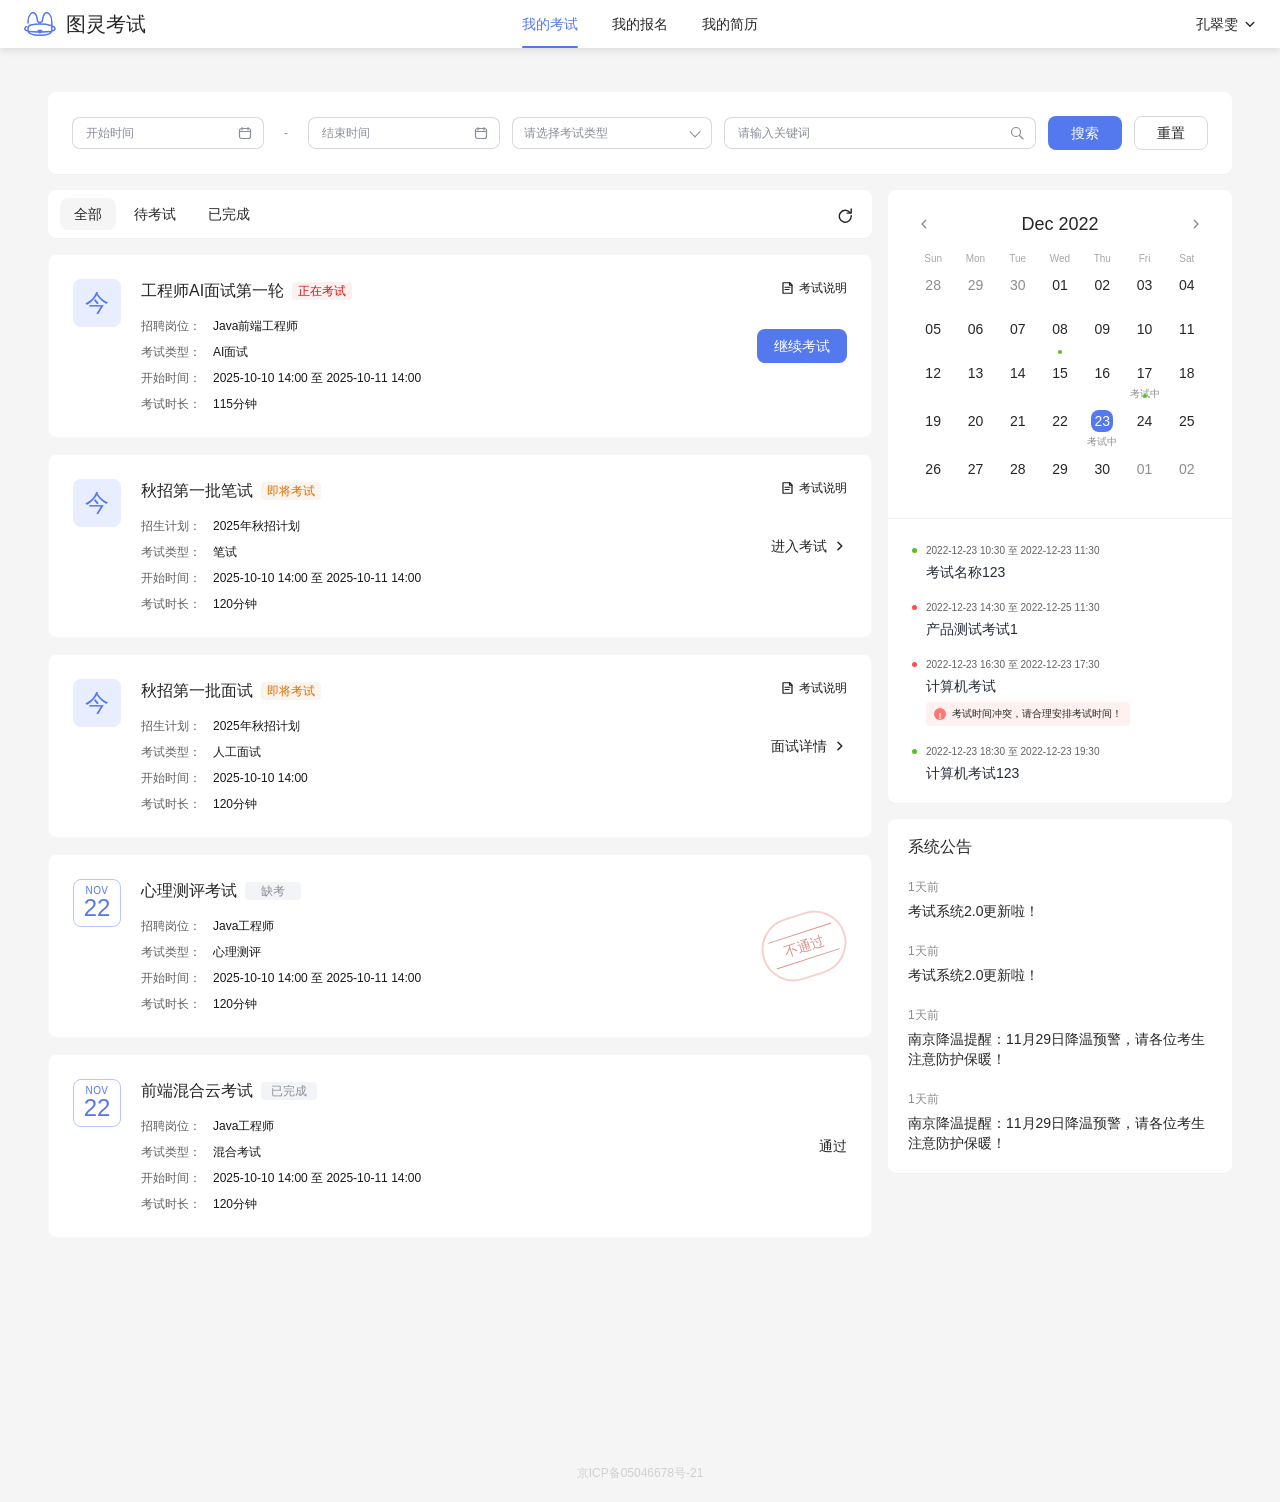
<file: index.html>
<!DOCTYPE html>
<html lang="zh-CN">
<head>
  <meta charset="UTF-8">
  <meta name="viewport" content="width=device-width, initial-scale=1.0">
  <title>图灵考试 - 我的考试</title>
  <link rel="stylesheet" href="./styles.css?v=20260511-step3-refresh-assets">
</head>
<body>
  <header class="app-header">
    <div class="header-inner">
      <a class="brand" href="#" aria-label="图灵考试首页">
        <span class="brand-icon" aria-hidden="true">
          <img src="./assets/LOGO.svg" alt="">
        </span>
        <span class="brand-text">图灵考试</span>
      </a>

      <nav class="primary-nav" aria-label="主导航">
        <a class="is-active" href="#">我的考试</a>
        <a href="#">我的报名</a>
        <a href="#">我的简历</a>
      </nav>

      <button class="user-menu" type="button" aria-label="打开用户菜单">
        <span>孔翠雯</span>
        <svg viewBox="0 0 12 12" aria-hidden="true">
          <path d="M2.25 4.5L6 8.25L9.75 4.5" fill="none" stroke="currentColor" stroke-linecap="round" stroke-linejoin="round" stroke-width="1.4"/>
        </svg>
      </button>
    </div>
  </header>

  <main class="dashboard-shell">
    <section class="toolbar-card">
      <form class="toolbar-form" id="filter-form">
        <label class="field field-date" aria-label="开始时间">
          <input id="start-input" type="text" placeholder="开始时间">
          <span class="field-icon" aria-hidden="true">
            <svg viewBox="0 0 16 16">
              <rect x="2.5" y="3.5" width="11" height="10" rx="2"></rect>
              <path d="M5 2.5V5M11 2.5V5M2.5 6.5H13.5"></path>
            </svg>
          </span>
        </label>
        <span class="toolbar-separator" aria-hidden="true">-</span>
        <label class="field field-date" aria-label="结束时间">
          <input id="end-input" type="text" placeholder="结束时间">
          <span class="field-icon" aria-hidden="true">
            <svg viewBox="0 0 16 16">
              <rect x="2.5" y="3.5" width="11" height="10" rx="2"></rect>
              <path d="M5 2.5V5M11 2.5V5M2.5 6.5H13.5"></path>
            </svg>
          </span>
        </label>

        <label class="field field-select" aria-label="考试类型">
          <select id="type-select">
            <option value="">请选择考试类型</option>
            <option value="AI面试">AI面试</option>
            <option value="笔试">笔试</option>
            <option value="人工面试">人工面试</option>
            <option value="心理测评">心理测评</option>
            <option value="混合考试">混合考试</option>
          </select>
        </label>

        <label class="field field-search" aria-label="关键词搜索">
          <input id="keyword-input" type="search" placeholder="请输入关键词">
          <span class="field-icon" aria-hidden="true">
            <svg viewBox="0 0 16 16">
              <circle cx="7" cy="7" r="4.5"></circle>
              <path d="M10.5 10.5L14 14"></path>
            </svg>
          </span>
        </label>

        <button class="button button-primary" type="submit">搜索</button>
        <button class="button button-secondary" type="reset">重置</button>
      </form>
    </section>

    <div class="content-grid">
      <section class="main-column">
        <div class="segment-card">
          <div class="segmented-control" role="tablist" aria-label="考试状态筛选">
            <button class="segment is-active" type="button" data-filter="all" aria-pressed="true">全部</button>
            <button class="segment" type="button" data-filter="pending" aria-pressed="false">待考试</button>
            <button class="segment" type="button" data-filter="completed" aria-pressed="false">已完成</button>
          </div>

          <button class="icon-button" id="refresh-button" type="button" aria-label="刷新考试列表">
            <svg viewBox="0 0 20 20" aria-hidden="true">
              <path d="M16.6 8.4A6.6 6.6 0 1 0 18 12"></path>
              <path d="M18 4.5V9H13.5"></path>
            </svg>
          </button>
        </div>

        <div class="exam-list" id="exam-list" aria-live="polite"></div>
      </section>

      <aside class="side-column">
        <section class="calendar-card">
          <div class="calendar-head">
            <button class="calendar-switch" type="button" aria-label="上个月">
              <svg viewBox="0 0 12 12" aria-hidden="true">
                <path d="M7.75 2.25L4 6L7.75 9.75" fill="none" stroke="currentColor" stroke-linecap="round" stroke-linejoin="round" stroke-width="1.4"/>
              </svg>
            </button>
            <h2>Dec 2022</h2>
            <button class="calendar-switch" type="button" aria-label="下个月">
              <svg viewBox="0 0 12 12" aria-hidden="true">
                <path d="M4.25 2.25L8 6L4.25 9.75" fill="none" stroke="currentColor" stroke-linecap="round" stroke-linejoin="round" stroke-width="1.4"/>
              </svg>
            </button>
          </div>

          <div class="calendar-weekdays" aria-hidden="true">
            <span>Sun</span>
            <span>Mon</span>
            <span>Tue</span>
            <span>Wed</span>
            <span>Thu</span>
            <span>Fri</span>
            <span>Sat</span>
          </div>

          <div class="calendar-grid" id="calendar-grid"></div>

          <div class="timeline-list" id="timeline-list"></div>
        </section>

        <section class="notice-card">
          <h2>系统公告</h2>
          <div class="notice-list" id="notice-list"></div>
        </section>
      </aside>
    </div>
  </main>

  <footer class="site-footer">京ICP备05046678号-21</footer>

  <div class="guide-modal-root" id="guide-modal-root" hidden>
    <button class="guide-modal-overlay" type="button" data-guide-close aria-label="关闭考试说明弹窗"></button>
    <section class="guide-modal" role="dialog" aria-modal="true" aria-labelledby="guide-modal-title">
      <header class="guide-modal-header">
        <div class="guide-modal-heading">
          <h2 id="guide-modal-title">考试说明</h2>
          <p class="guide-modal-subtitle" id="guide-modal-subtitle"></p>
        </div>
        <button class="guide-close-button" id="guide-close-button" type="button" aria-label="关闭考试说明">
          <svg viewBox="0 0 20 20" aria-hidden="true">
            <path d="M5 5L15 15M15 5L5 15"></path>
          </svg>
        </button>
      </header>

      <div class="guide-modal-body">
        <aside class="guide-sidebar">
          <div class="guide-sidebar-summary">
            <span class="guide-sidebar-label">步骤总览</span>
            <strong id="guide-step-count"></strong>
          </div>
          <div class="guide-step-list" id="guide-step-list"></div>
        </aside>

        <div class="guide-content" id="guide-step-content"></div>
      </div>
    </section>
  </div>

  <script src="https://mcp.figma.com/mcp/html-to-design/capture.js" async></script>
  <script src="./script.js?v=20260511-step3-dynamic-qr"></script>
</body>
</html>
</file>
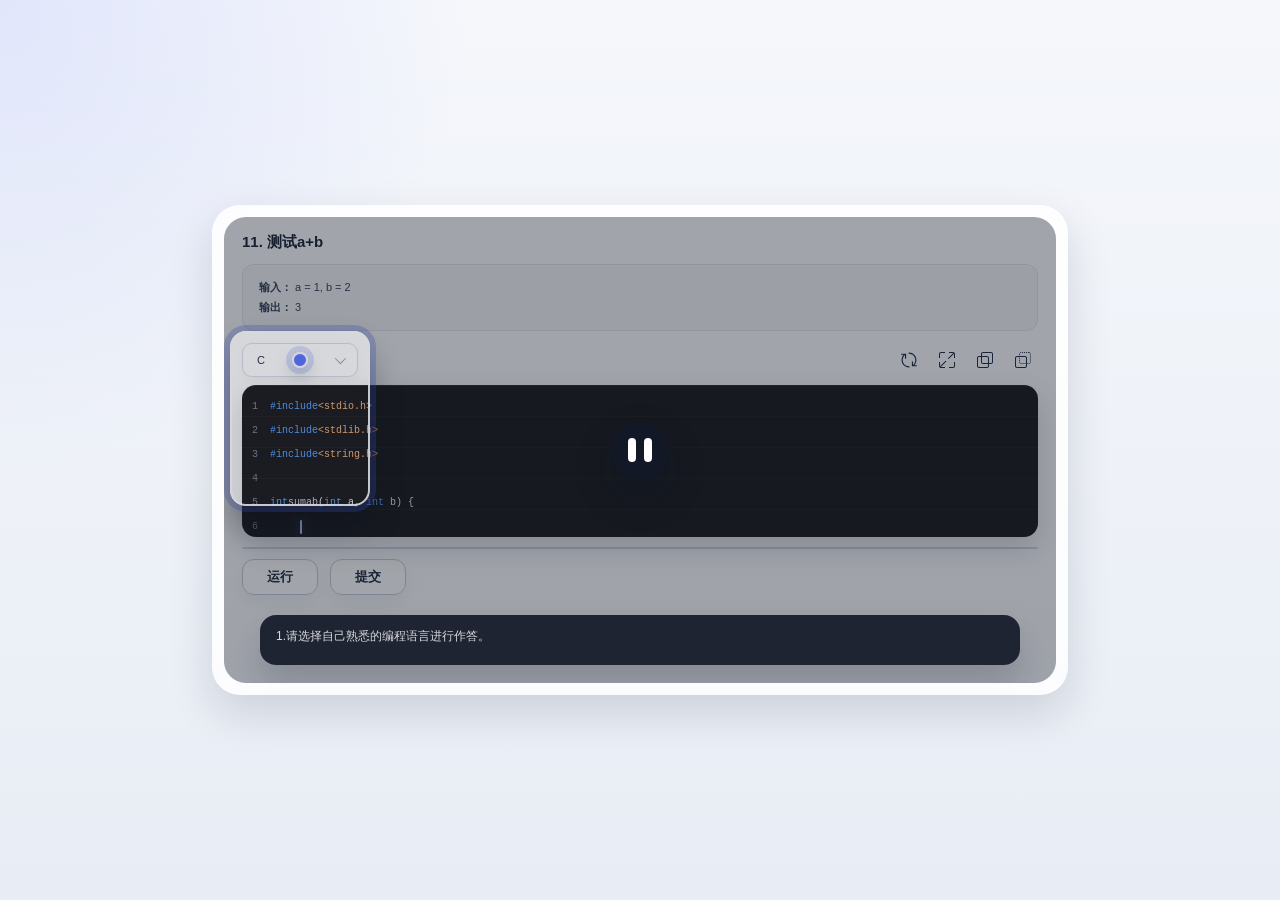
<file: algorithm-demo.html>
<!DOCTYPE html>
<html lang="zh-CN">
<head>
  <meta charset="UTF-8">
  <meta name="viewport" content="width=device-width, initial-scale=1.0">
  <title>算法题演示动效</title>
  <style>
    :root {
      --bg: #edf2f7;
      --panel: #ffffff;
      --panel-soft: #f7f8fb;
      --line: #d8dde7;
      --line-strong: #c7ceda;
      --text: #1f2a3d;
      --muted: #6c7a92;
      --brand: #4f6cff;
      --brand-soft: rgba(79, 108, 255, 0.12);
      --success: #2fb16d;
      --shadow: 0 18px 45px rgba(16, 24, 40, 0.14);
      --editor: #1f1f22;
      --editor-line: #2b2d33;
      --editor-text: #e8edf9;
      --code-keyword: #5ea5ff;
      --code-func: #c8cedb;
      --code-symbol: #f0b37d;
      --selection: rgba(88, 151, 255, 0.45);
      --prompt-shadow: 0 18px 32px rgba(20, 30, 55, 0.18);
      --ease: cubic-bezier(0.22, 1, 0.36, 1);
      --font-ui: "PingFang SC", "Microsoft YaHei", "Noto Sans SC", sans-serif;
      --font-code: "SFMono-Regular", "Consolas", "Liberation Mono", monospace;
    }

    * {
      box-sizing: border-box;
    }

    body {
      margin: 0;
      min-height: 100vh;
      display: grid;
      place-items: center;
      background:
        radial-gradient(circle at top left, rgba(79, 108, 255, 0.12), transparent 30%),
        linear-gradient(180deg, #f5f7fb 0%, #e8edf5 100%);
      color: var(--text);
      font-family: var(--font-ui);
    }

    .demo-frame {
      width: 856px;
      height: 490px;
      padding: 12px;
      border-radius: 28px;
      background: linear-gradient(180deg, rgba(255, 255, 255, 0.88), rgba(255, 255, 255, 0.82));
      box-shadow: var(--shadow);
      backdrop-filter: blur(10px);
    }

    .demo-canvas {
      position: relative;
      width: 100%;
      height: 100%;
      overflow: hidden;
      border-radius: 22px;
      background:
        linear-gradient(180deg, #ffffff 0%, #fbfcff 100%);
    }

    .main-layout {
      display: grid;
      grid-template-columns: 1fr;
      grid-template-rows: auto 1fr;
      gap: 12px;
      width: 100%;
      height: 100%;
      padding: 16px 18px 88px;
      transition:
        gap 0.6s var(--ease),
        grid-template-columns 0.7s var(--ease),
        grid-template-rows 0.7s var(--ease),
        padding 0.7s var(--ease);
    }

    .question-panel {
      width: 100%;
      padding: 0;
      transition:
        opacity 0.45s var(--ease),
        transform 0.7s var(--ease),
        filter 0.7s var(--ease),
        width 0.7s var(--ease);
    }

    .demo-canvas.is-fullscreen .main-layout {
      grid-template-columns: 255px 1fr;
      grid-template-rows: 1fr;
      gap: 18px;
      padding-top: 14px;
      padding-right: 14px;
      padding-bottom: 78px;
    }

    .demo-canvas.is-fullscreen .question-panel {
      width: 255px;
      opacity: 1;
      transform: none;
      filter: none;
    }

    .crumb {
      font-size: 15px;
      font-weight: 700;
      margin-bottom: 12px;
    }

    .example-card {
      max-width: 100%;
      padding: 12px 16px;
      border-radius: 12px;
      background: #f5f6f8;
      border: 1px solid rgba(209, 214, 224, 0.45);
      box-shadow: inset 0 1px 0 rgba(255, 255, 255, 0.8);
    }

    .example-card p {
      margin: 0;
      font-size: 11px;
      line-height: 1.85;
      color: #3a465c;
    }

    .workspace-panel {
      position: relative;
      display: flex;
      flex-direction: column;
      min-width: 0;
      min-height: 0;
      transition:
        transform 0.7s var(--ease),
        padding 0.7s var(--ease),
        border-color 0.7s var(--ease);
    }

    .demo-canvas.is-fullscreen .workspace-panel {
      padding-left: 18px;
      border-left: 1px solid rgba(217, 223, 233, 0.92);
    }

    .workspace-top {
      position: relative;
      display: flex;
      align-items: center;
      justify-content: space-between;
      gap: 12px;
      margin-bottom: 8px;
      z-index: 3;
    }

    .lang-wrap {
      position: relative;
      width: 116px;
    }

    .lang-select {
      display: flex;
      align-items: center;
      justify-content: space-between;
      width: 100%;
      height: 34px;
      padding: 0 14px;
      border-radius: 10px;
      border: 1px solid var(--line);
      background: #ffffff;
      font-size: 11px;
      color: #2a344b;
      box-shadow: 0 4px 10px rgba(14, 20, 34, 0.04);
    }

    .caret {
      width: 8px;
      height: 8px;
      border-right: 1.5px solid #9ba5b5;
      border-bottom: 1.5px solid #9ba5b5;
      transform: rotate(45deg) translateY(-2px);
      transition: transform 0.35s var(--ease);
    }

    .lang-wrap.is-open .caret {
      transform: rotate(-135deg) translateY(-1px);
    }

    .lang-dropdown {
      position: absolute;
      top: calc(100% + 8px);
      left: 0;
      width: 100%;
      padding: 6px;
      border-radius: 12px;
      border: 1px solid rgba(208, 214, 225, 0.9);
      background: rgba(255, 255, 255, 0.98);
      box-shadow: 0 18px 36px rgba(25, 35, 58, 0.18);
      opacity: 0;
      transform: translateY(-6px) scale(0.98);
      transform-origin: top center;
      pointer-events: none;
      transition:
        opacity 0.35s var(--ease),
        transform 0.35s var(--ease);
    }

    .lang-wrap.is-open .lang-dropdown {
      opacity: 1;
      transform: translateY(0) scale(1);
      pointer-events: auto;
    }

    .lang-option {
      padding: 7px 10px;
      border-radius: 8px;
      font-size: 11px;
      color: #455066;
    }

    .lang-option.is-active {
      background: var(--brand-soft);
      color: var(--brand);
      font-weight: 600;
    }

    .toolbar {
      display: flex;
      align-items: center;
      gap: 8px;
      margin-left: auto;
    }

    .icon-button {
      position: relative;
      display: grid;
      place-items: center;
      width: 30px;
      height: 30px;
      border: none;
      border-radius: 10px;
      background: transparent;
      color: #24314a;
      transition:
        transform 0.28s var(--ease),
        background 0.28s var(--ease),
        box-shadow 0.28s var(--ease),
        color 0.28s var(--ease);
    }

    .icon-button svg {
      width: 16px;
      height: 16px;
      fill: currentColor;
      stroke: none;
    }

    .icon-button.is-emphasis,
    .icon-button.is-active {
      background: rgba(79, 108, 255, 0.12);
      color: var(--brand);
      box-shadow: 0 8px 16px rgba(79, 108, 255, 0.18);
    }

    .icon-button.is-pressed {
      transform: scale(0.92);
    }

    .editor-card {
      position: relative;
      height: 170px;
      border-radius: 14px;
      overflow: hidden;
      background: var(--editor);
      box-shadow:
        inset 0 1px 0 rgba(255, 255, 255, 0.05),
        0 12px 30px rgba(15, 20, 30, 0.16);
    }

    .editor-grid {
      position: absolute;
      inset: 0;
      background-image:
        linear-gradient(rgba(255, 255, 255, 0.03) 1px, transparent 1px);
      background-size: 100% 31px;
      pointer-events: none;
    }

    .code-area {
      position: relative;
      z-index: 1;
      padding: 10px 0 0;
      font-family: var(--font-code);
      font-size: 10px;
      color: var(--editor-text);
    }

    .code-line {
      display: grid;
      grid-template-columns: 28px 1fr;
      align-items: center;
      height: 24px;
      padding-right: 14px;
      white-space: pre;
    }

    .line-no {
      color: #828793;
      text-align: right;
      padding-right: 12px;
      user-select: none;
    }

    .code {
      position: relative;
      display: inline-flex;
      align-items: center;
      min-height: 18px;
    }

    .kw {
      color: var(--code-keyword);
    }

    .func {
      color: var(--code-func);
    }

    .sym {
      color: var(--code-symbol);
    }

    .editable-text,
    .pasted-text {
      display: inline-block;
      min-width: 4px;
      padding: 1px 2px;
      border-radius: 4px;
      transition:
        background 0.28s var(--ease),
        color 0.28s var(--ease),
        transform 0.28s var(--ease),
        opacity 0.35s var(--ease);
    }

    .editable-text.is-selected {
      background: var(--selection);
      color: #ffffff;
    }

    .pasted-inline {
      display: inline-block;
      max-width: 0;
      opacity: 0;
      overflow: hidden;
      vertical-align: middle;
      transition:
        opacity 0.35s var(--ease),
        max-width 0.35s var(--ease);
    }

    .pasted-inline.is-visible {
      max-width: 240px;
      opacity: 1;
    }

    .cursor {
      display: inline-block;
      width: 1.5px;
      height: 14px;
      margin-left: 2px;
      border-radius: 999px;
      background: #b8c9ff;
      box-shadow: 0 0 12px rgba(122, 153, 255, 0.7);
      animation: blink 0.9s infinite steps(1);
      vertical-align: middle;
    }

    @keyframes blink {
      0%, 50% { opacity: 1; }
      50.01%, 100% { opacity: 0; }
    }

    .bottom-panel {
      margin-top: 10px;
      flex: 1;
      display: flex;
      flex-direction: column;
      min-height: 0;
      border-radius: 14px;
      border: 1px solid rgba(212, 217, 227, 0.95);
      background: #ffffff;
      overflow: hidden;
    }

    .tabs {
      display: flex;
      gap: 0;
      border-bottom: 1px solid rgba(223, 228, 237, 0.95);
      background: #fcfdff;
    }

    .tab {
      min-width: 92px;
      height: 34px;
      padding: 0 18px;
      border: none;
      background: transparent;
      color: #5a6882;
      font-size: 11px;
      font-weight: 600;
      transition:
        color 0.28s var(--ease),
        background 0.28s var(--ease);
    }

    .tab.is-active {
      background: #ffffff;
      color: var(--brand);
      box-shadow: inset 0 2px 0 var(--brand);
    }

    .panel-body {
      position: relative;
      flex: 1;
      min-height: 0;
      padding: 10px 12px;
    }

    .test-panel,
    .result-panel {
      position: absolute;
      inset: 10px 12px;
      transition:
        opacity 0.35s var(--ease),
        transform 0.35s var(--ease);
    }

    .result-panel {
      opacity: 0;
      transform: translateY(10px);
      pointer-events: none;
    }

    .panel-body.is-result .test-panel {
      opacity: 0;
      transform: translateY(-10px);
      pointer-events: none;
    }

    .panel-body.is-result .result-panel {
      opacity: 1;
      transform: translateY(0);
      pointer-events: auto;
    }

    .case-row {
      display: flex;
      align-items: center;
      gap: 8px;
      margin-bottom: 8px;
    }

    .case-tag,
    .case-outline {
      height: 24px;
      padding: 0 12px;
      border-radius: 8px;
      font-size: 11px;
      display: inline-flex;
      align-items: center;
      justify-content: center;
    }

    .case-tag {
      background: #f2f4f8;
      color: #2e3648;
      font-weight: 700;
    }

    .case-outline {
      border: 1px solid var(--line);
      color: #435068;
      background: #ffffff;
    }

    .input-grid {
      display: grid;
      grid-template-columns: repeat(2, minmax(0, 1fr));
      gap: 10px;
    }

    .input-card label {
      display: block;
      margin-bottom: 4px;
      font-size: 10px;
      color: #55637d;
    }

    .input-box {
      height: 50px;
      border-radius: 12px;
      background: #f4f5f7;
      border: 1px solid rgba(223, 227, 235, 0.9);
      padding: 12px 16px;
      font-size: 12px;
      color: #1f2a3d;
      display: flex;
      align-items: center;
    }

    .result-card {
      height: 100%;
      border-radius: 14px;
      background:
        linear-gradient(180deg, rgba(47, 177, 109, 0.12), rgba(47, 177, 109, 0.04));
      border: 1px solid rgba(47, 177, 109, 0.25);
      padding: 14px 16px;
      display: flex;
      flex-direction: column;
      justify-content: center;
      gap: 6px;
    }

    .result-title {
      font-size: 15px;
      font-weight: 700;
      color: #1d6f49;
    }

    .result-desc {
      font-size: 11px;
      color: #2f5f49;
    }

    .action-row {
      display: flex;
      gap: 12px;
      margin-top: 10px;
    }

    .action-btn {
      min-width: 76px;
      height: 36px;
      padding: 0 20px;
      border-radius: 12px;
      border: 1px solid var(--line-strong);
      background: #ffffff;
      color: #233047;
      font-size: 13px;
      font-weight: 700;
      box-shadow: 0 8px 18px rgba(20, 26, 40, 0.06);
      transition:
        transform 0.28s var(--ease),
        box-shadow 0.28s var(--ease),
        background 0.28s var(--ease),
        border-color 0.28s var(--ease),
        color 0.28s var(--ease);
    }

    .action-btn.is-active {
      background: #eef2ff;
      border-color: rgba(79, 108, 255, 0.45);
      color: var(--brand);
      box-shadow: 0 12px 20px rgba(79, 108, 255, 0.16);
    }

    .demo-canvas.is-fullscreen .workspace-top {
      margin-bottom: 6px;
    }

    .demo-canvas.is-fullscreen .editor-card {
      height: 148px;
    }

    .demo-canvas.is-fullscreen .code-line {
      height: 24px;
    }

    .demo-canvas.is-fullscreen .bottom-panel {
      min-height: 120px;
    }

    .demo-canvas.is-fullscreen .panel-body {
      min-height: 86px;
    }

    .demo-canvas.is-fullscreen .result-card {
      padding: 12px 14px;
      gap: 4px;
    }

    .demo-canvas.is-fullscreen .result-title {
      font-size: 14px;
      line-height: 1.25;
    }

    .demo-canvas.is-fullscreen .result-desc {
      font-size: 10px;
      line-height: 1.4;
    }

    .demo-canvas.is-fullscreen .action-row {
      margin-top: 8px;
    }

    .focus-box {
      position: absolute;
      top: 0;
      left: 0;
      border-radius: 16px;
      border: 2px solid rgba(255, 255, 255, 0.92);
      box-shadow:
        0 0 0 9999px rgba(10, 16, 29, 0.26),
        0 0 0 6px rgba(79, 108, 255, 0.28),
        0 18px 32px rgba(6, 12, 25, 0.32);
      opacity: 0;
      pointer-events: none;
      transition:
        top 0.55s var(--ease),
        left 0.55s var(--ease),
        width 0.55s var(--ease),
        height 0.55s var(--ease),
        opacity 0.3s ease;
      z-index: 10;
    }

    .focus-box.is-visible {
      opacity: 1;
    }

    .prompt-card {
      position: absolute;
      left: 50%;
      bottom: 18px;
      transform: translateX(-50%);
      width: 760px;
      min-height: 50px;
      padding: 12px 16px;
      border-radius: 16px;
      background: rgba(18, 24, 38, 0.9);
      box-shadow: var(--prompt-shadow);
      color: #ffffff;
      z-index: 11;
    }

    .prompt-text {
      font-size: 12px;
      line-height: 1.6;
    }

    .mouse {
      position: absolute;
      top: 0;
      left: 0;
      width: 16px;
      height: 16px;
      border-radius: 999px;
      border: 2px solid rgba(255, 255, 255, 0.95);
      background: rgba(79, 108, 255, 0.92);
      box-shadow:
        0 8px 18px rgba(7, 17, 39, 0.28),
        0 0 0 6px rgba(79, 108, 255, 0.18);
      transform: translate(-50%, -50%);
      opacity: 0;
      pointer-events: none;
      transition:
        top 0.55s var(--ease),
        left 0.55s var(--ease),
        opacity 0.28s ease,
        transform 0.22s ease;
      z-index: 12;
    }

    .mouse.is-visible {
      opacity: 1;
    }

    .mouse.is-clicking {
      transform: translate(-50%, -50%) scale(0.8);
    }

    .pause-overlay {
      position: absolute;
      inset: 0;
      display: grid;
      place-items: center;
      border: none;
      background: rgba(12, 18, 32, 0.16);
      opacity: 0;
      pointer-events: none;
      transition: opacity 0.24s ease;
      z-index: 13;
    }

    .pause-overlay.is-visible {
      opacity: 1;
      pointer-events: auto;
    }

    .pause-icon {
      width: 58px;
      height: 58px;
      border-radius: 999px;
      display: grid;
      grid-template-columns: 8px 8px;
      justify-content: center;
      align-content: center;
      gap: 8px;
      background: rgba(18, 24, 38, 0.88);
      box-shadow: 0 18px 38px rgba(10, 18, 34, 0.24);
    }

    .pause-icon::before,
    .pause-icon::after {
      content: "";
      height: 24px;
      border-radius: 999px;
      background: #ffffff;
    }

    @media (max-width: 920px) {
      body {
        padding: 14px;
      }

      .demo-frame {
        transform-origin: center;
        transform: scale(calc((100vw - 28px) / 856));
      }
    }
  </style>
</head>
<body>
  <div class="demo-frame">
    <div class="demo-canvas" id="stage">
      <div class="main-layout">
        <aside class="question-panel" id="questionPanel">
          <div class="crumb">11. 测试a+b</div>
          <div class="example-card">
            <p><strong>输入：</strong> a = 1, b = 2</p>
            <p><strong>输出：</strong> 3</p>
          </div>
        </aside>

        <section class="workspace-panel" id="workspacePanel">
          <div class="workspace-top">
            <div class="lang-wrap" id="langWrap">
              <div class="lang-select" id="languageSelect">
                <span>C</span>
                <span class="caret"></span>
              </div>
              <div class="lang-dropdown" id="languageDropdown">
                <div class="lang-option is-active">C</div>
                <div class="lang-option">C++</div>
                <div class="lang-option">Java</div>
                <div class="lang-option">Python</div>
              </div>
            </div>

            <div class="toolbar" id="toolbar">
              <button class="icon-button" id="btn-reset" aria-label="重置">
                <svg viewBox="0 0 16 16" aria-hidden="true">
                  <path d="M5.14258 6.27441C5.14258 6.59 4.88688 6.8457 4.57129 6.8457C4.25576 6.84563 4 6.58996 4 6.27441V3.10547C2.56649 4.30023 1.71387 6.07777 1.71387 8C1.71387 11.5048 4.52856 14.3456 8 14.3457C8.31545 14.3458 8.57117 14.6044 8.57129 14.9229C8.57129 15.2414 8.31553 15.4999 8 15.5C3.89738 15.4999 0.571289 12.1421 0.571289 8C0.571289 6.02795 1.33195 4.18337 2.64062 2.80762H0.577148C0.258523 2.80762 0 2.54909 0 2.23047C0.000162323 1.91198 0.258623 1.6543 0.577148 1.6543H5.14258V6.27441ZM8 0.5C12.1026 0.500076 15.4287 3.85791 15.4287 8C15.4287 9.97312 14.6674 11.8177 13.3594 13.1924H15.4229C15.7415 13.1924 16 13.4509 16 13.7695C15.9998 14.088 15.7414 14.3457 15.4229 14.3457H10.8574V9.72559C10.8574 9.41 11.1131 9.1543 11.4287 9.1543C11.7442 9.15437 12 9.41004 12 9.72559V12.8955C13.4324 11.7019 14.2852 9.92353 14.2852 8C14.2852 4.49516 11.4714 1.65437 8 1.6543C7.68455 1.65422 7.42883 1.39562 7.42871 1.07715C7.42871 0.75857 7.68447 0.500076 8 0.5Z"></path>
                </svg>
              </button>
              <button class="icon-button" id="btn-fullscreen" aria-label="全屏">
                <svg viewBox="0 0 16 16" aria-hidden="true">
                  <path fill-rule="evenodd" clip-rule="evenodd" d="M1 6H0V2C0 0.89543 0.89543 0 2 0H6V1H2C1.48716 1 1.06449 1.38604 1.00673 1.88338L1 2V6ZM15 10H16V14C16 15.1046 15.1046 16 14 16H10V15H14C14.5128 15 14.9355 14.614 14.9933 14.1166L15 14V10ZM10 0V1H14L14.1166 1.00673C14.1652 1.01237 14.2128 1.02151 14.259 1.03387L8.96447 6.32843L9.67157 7.03553L14.9661 1.74098C14.9882 1.82359 15 1.91042 15 2V6H16V2C16 0.89543 15.1046 0 14 0H10ZM6 15V16H2C1.6291 16 1.28177 15.899 0.984016 15.7231L0.964466 15.7426L0.877053 15.6552C0.667833 15.513 0.486989 15.3322 0.344773 15.1229L0.257359 15.0355L0.27691 15.016C0.100965 14.7182 0 14.3709 0 14V10H1V14C1 14.0896 1.01178 14.1764 1.03387 14.259L6.62132 8.67157L7.32843 9.37868L1.74098 14.9661C1.78721 14.9785 1.83476 14.9876 1.88338 14.9933L2 15H6Z"></path>
                </svg>
              </button>
              <button class="icon-button" id="btn-copy" aria-label="复制">
                <svg viewBox="0 0 16 16" aria-hidden="true">
                  <path fill-rule="evenodd" clip-rule="evenodd" d="M16 2C16 0.89543 15.1046 0 14 0H6C4.89543 0 4 0.89543 4 2V4H2C0.89543 4 0 4.89543 0 6V14C0 15.1046 0.89543 16 2 16H10C11.1046 16 12 15.1046 12 14V12H14C15.1046 12 16 11.1046 16 10V2ZM12 11H14C14.5128 11 14.9355 10.614 14.9933 10.1166L15 10V2C15 1.48716 14.614 1.06449 14.1166 1.00673L14 1H6C5.48716 1 5.06449 1.38604 5.00673 1.88338L5 2V4H10C11.1046 4 12 4.89543 12 6V11ZM6 12H11V14L10.9933 14.1166C10.9355 14.614 10.5128 15 10 15H2L1.88338 14.9933C1.38604 14.9355 1 14.5128 1 14V6L1.00673 5.88338C1.06449 5.38604 1.48716 5 2 5H4V10C4 11.1046 4.89543 12 6 12ZM5 5H10L10.1166 5.00673C10.614 5.06449 11 5.48716 11 6V11H6L5.88338 10.9933C5.38604 10.9355 5 10.5128 5 10V5Z"></path>
                </svg>
              </button>
              <button class="icon-button" id="btn-paste" aria-label="粘贴">
                <svg viewBox="0 0 16 16" aria-hidden="true">
                  <path fill-rule="evenodd" clip-rule="evenodd" d="M14.3661 1.19787L14.8917 0.34713C14.5264 0.121456 14.1048 0 13.6667 0H13.108V1H13.6667C13.9178 1 14.1576 1.06909 14.3661 1.19787ZM15 2.52699H16V2.33333C16 2.00388 15.9314 1.68314 15.8003 1.38775L14.8862 1.79331C14.9609 1.96162 15 2.14426 15 2.33333V2.52699ZM16 4.52699H15V3.52699H16V4.52699ZM15 6.52699H16V5.52699H15V6.52699ZM16 8.52699H15V7.52699H16V8.52699ZM14.8538 10.2746L15.7433 10.7315C15.9112 10.4046 16 10.0415 16 9.66667V9.52699H15V9.66667C15 9.88166 14.9494 10.0883 14.8538 10.2746ZM13.6127 12V11H13.6667C13.8968 11 14.1174 10.942 14.3135 10.833L14.7996 11.7069C14.4558 11.8981 14.0681 12 13.6667 12H13.6127ZM12 11H12.6127V12H12V14C12 15.1046 11.1046 16 10 16H2C0.89543 16 0 15.1046 0 14V6C0 4.89543 0.89543 4 2 4H4V3.75237H5V4H10C11.1046 4 12 4.89543 12 6V11ZM9.61269 12V11H10.6127V12H9.61269ZM7.61269 11V12H8.61269V11H7.61269ZM5.43386 11.8202L5.81957 10.8976C5.98061 10.9649 6.15409 11 6.33333 11H6.61269V12H6.33333C6.02107 12 5.71654 11.9384 5.43386 11.8202ZM5.00113 9.72236L4.00197 9.76315C4.01981 10.2002 4.15874 10.6168 4.39971 10.973L5.22794 10.4126C5.09036 10.2092 5.01134 9.97225 5.00113 9.72236ZM4 7.75237H5V8.75237H4V7.75237ZM5 5.75237H4V6.75237H5V5.75237ZM5.06649 1.91594L4.11664 1.60323C4.03966 1.83706 4 2.08283 4 2.33333V2.75237H5V2.33333C5 2.1894 5.02263 2.04917 5.06649 1.91594ZM6.03886 0.0184572L6.16407 1.01059C5.91762 1.04169 5.68751 1.14082 5.49595 1.29568L4.86728 0.518002C5.20238 0.247116 5.6065 0.0730229 6.03886 0.0184572ZM8.10795 1V0H7.10795V1H8.10795ZM10.108 0V1H9.10795V0H10.108ZM12.108 1V0H11.108V1H12.108ZM10 5H2C1.48716 5 1.06449 5.38604 1.00673 5.88338L1 6V14C1 14.5128 1.38604 14.9355 1.88338 14.9933L2 15H10C10.5128 15 10.9355 14.614 10.9933 14.1166L11 14V6C11 5.48716 10.614 5.06449 10.1166 5.00673L10 5Z"></path>
                </svg>
              </button>
            </div>
          </div>

          <div class="editor-card" id="editorCard">
            <div class="editor-grid"></div>
            <div class="code-area">
              <div class="code-line">
                <div class="line-no">1</div>
                <div class="code"><span class="kw">#include</span> <span class="sym">&lt;stdio.h&gt;</span></div>
              </div>
              <div class="code-line">
                <div class="line-no">2</div>
                <div class="code"><span class="kw">#include</span> <span class="sym">&lt;stdlib.h&gt;</span></div>
              </div>
              <div class="code-line">
                <div class="line-no">3</div>
                <div class="code"><span class="kw">#include</span> <span class="sym">&lt;string.h&gt;</span></div>
              </div>
              <div class="code-line">
                <div class="line-no">4</div>
                <div class="code"> </div>
              </div>
              <div class="code-line">
                <div class="line-no">5</div>
                <div class="code"><span class="kw">int</span> <span class="func">sumab</span>(<span class="kw">int</span> a, <span class="kw">int</span> b) {</div>
              </div>
              <div class="code-line" id="typingLine">
                <div class="line-no">6</div>
                <div class="code">
                  <span>&nbsp;&nbsp;&nbsp;&nbsp;</span>
                  <span class="editable-text" id="editableText"></span>
                  <span class="pasted-inline" id="pastedInline">
                    <span class="pasted-text" id="pastedText">return a + b;</span>
                  </span>
                  <span class="cursor" id="typingCursor"></span>
                </div>
              </div>
              <div class="code-line">
                <div class="line-no">7</div>
                <div class="code">}</div>
              </div>
            </div>
          </div>

          <div class="bottom-panel" id="resultBlock">
            <div class="tabs">
              <button class="tab is-active" id="tabCase">测试用例</button>
              <button class="tab" id="tabResult">执行结果</button>
            </div>
            <div class="panel-body" id="panelBody">
              <div class="test-panel">
                <div class="case-row">
                  <div class="case-tag">case1</div>
                  <div class="case-outline">自定义</div>
                </div>
                <div class="input-grid">
                  <div class="input-card">
                    <label>a =</label>
                    <div class="input-box">1</div>
                  </div>
                  <div class="input-card">
                    <label>b =</label>
                    <div class="input-box">2</div>
                  </div>
                </div>
              </div>

              <div class="result-panel">
                <div class="result-card">
                  <div class="result-title" id="resultTitle">3</div>
                  <div class="result-desc" id="resultDesc">当前测试用例输出结果为 3。</div>
                </div>
              </div>
            </div>
          </div>

          <div class="action-row">
            <button class="action-btn" id="runBtn">运行</button>
            <button class="action-btn" id="submitBtn">提交</button>
          </div>
        </section>
      </div>

      <div class="focus-box" id="focusBox"></div>
      <div class="prompt-card">
        <div class="prompt-text" id="promptText">1.请选择自己熟悉的编程语言进行作答。</div>
      </div>
      <div class="mouse" id="mouse"></div>
      <button class="pause-overlay" id="pauseOverlay" type="button" aria-label="继续播放">
        <span class="pause-icon" aria-hidden="true"></span>
      </button>
    </div>
  </div>

  <script>
    const stage = document.getElementById("stage");
    const focusBox = document.getElementById("focusBox");
    const mouse = document.getElementById("mouse");
    const pauseOverlay = document.getElementById("pauseOverlay");
    const promptText = document.getElementById("promptText");
    const langWrap = document.getElementById("langWrap");
    const editableText = document.getElementById("editableText");
    const pastedInline = document.getElementById("pastedInline");
    const typingCursor = document.getElementById("typingCursor");
    const panelBody = document.getElementById("panelBody");
    const tabCase = document.getElementById("tabCase");
    const tabResult = document.getElementById("tabResult");
    const runBtn = document.getElementById("runBtn");
    const submitBtn = document.getElementById("submitBtn");
    const resultTitle = document.getElementById("resultTitle");
    const resultDesc = document.getElementById("resultDesc");

    const iconButtons = {
      reset: document.getElementById("btn-reset"),
      fullscreen: document.getElementById("btn-fullscreen"),
      copy: document.getElementById("btn-copy"),
      paste: document.getElementById("btn-paste")
    };

    const TOTAL_STEPS = 8;
    const sleep = (ms) => new Promise((resolve) => setTimeout(resolve, ms));
    const STEP_END_DELAY = 300;
    const sampleCode = "return a + b;";
    let resumePlayback = null;

    function clearStates() {
      langWrap.classList.remove("is-open");
      stage.classList.remove("is-fullscreen");
      editableText.textContent = "";
      editableText.classList.remove("is-selected");
      pastedInline.classList.remove("is-visible");
      panelBody.classList.remove("is-result");
      tabCase.classList.add("is-active");
      tabResult.classList.remove("is-active");
      runBtn.classList.remove("is-active");
      submitBtn.classList.remove("is-active");
      resultTitle.textContent = "3";
      resultDesc.textContent = "当前测试用例输出结果为 3。";

      Object.values(iconButtons).forEach((button) => {
        button.classList.remove("is-active", "is-emphasis", "is-pressed");
      });

      typingCursor.style.opacity = "1";
      hideFocus();
      hideMouse();
    }

    function setPrompt(step, text) {
      promptText.textContent = `${step}.${text}`;
    }

    function getTargetRect(targets, padding = 10) {
      const nodes = []
        .concat(targets)
        .map((target) => {
          if (typeof target === "string") {
            return document.querySelector(target);
          }
          return target;
        })
        .filter(Boolean);

      if (!nodes.length) {
        return null;
      }

      const stageRect = stage.getBoundingClientRect();
      const rects = nodes.map((node) => node.getBoundingClientRect());
      const left = Math.min(...rects.map((rect) => rect.left)) - stageRect.left - padding;
      const top = Math.min(...rects.map((rect) => rect.top)) - stageRect.top - padding;
      const right = Math.max(...rects.map((rect) => rect.right)) - stageRect.left + padding;
      const bottom = Math.max(...rects.map((rect) => rect.bottom)) - stageRect.top + padding;

      return {
        left,
        top,
        width: right - left,
        height: bottom - top
      };
    }

    function showFocus(targets, padding = 10) {
      const rect = getTargetRect(targets, padding);
      if (!rect) {
        hideFocus();
        return;
      }

      showFocusRect(rect);
    }

    function showFocusRect(rect) {
      focusBox.style.left = `${rect.left}px`;
      focusBox.style.top = `${rect.top}px`;
      focusBox.style.width = `${rect.width}px`;
      focusBox.style.height = `${rect.height}px`;
      focusBox.classList.add("is-visible");
    }

    function hideFocus() {
      focusBox.classList.remove("is-visible");
    }

    function showMouse(target, offsetX = 0, offsetY = 0) {
      const element = typeof target === "string" ? document.querySelector(target) : target;
      if (!element) {
        return;
      }

      const stageRect = stage.getBoundingClientRect();
      const rect = element.getBoundingClientRect();
      const x = rect.left - stageRect.left + rect.width / 2 + offsetX;
      const y = rect.top - stageRect.top + rect.height / 2 + offsetY;
      mouse.style.left = `${x}px`;
      mouse.style.top = `${y}px`;
      mouse.classList.add("is-visible");
    }

    function hideMouse() {
      mouse.classList.remove("is-visible", "is-clicking");
    }

    function resumeFromPause() {
      if (!resumePlayback) {
        return;
      }

      const resume = resumePlayback;
      resumePlayback = null;
      pauseOverlay.classList.remove("is-visible");
      resume();
    }

    function waitForManualResume() {
      pauseOverlay.classList.add("is-visible");
      return new Promise((resolve) => {
        resumePlayback = resolve;
      });
    }

    pauseOverlay.addEventListener("click", resumeFromPause);

    window.addEventListener("keydown", (event) => {
      if ((event.key === "Enter" || event.key === " ") && resumePlayback) {
        event.preventDefault();
        resumeFromPause();
      }
    });

    async function clickMouse(target, offsetX = 0, offsetY = 0) {
      showMouse(target, offsetX, offsetY);
      await sleep(260);
      mouse.classList.add("is-clicking");
      await sleep(160);
      mouse.classList.remove("is-clicking");
      await waitForManualResume();
    }

    async function typeCode(text) {
      editableText.textContent = "";
      for (let index = 0; index < text.length; index += 1) {
        editableText.textContent += text[index];
        await sleep(60);
      }
    }

    async function pulseButton(button) {
      button.classList.add("is-pressed");
      await sleep(180);
      button.classList.remove("is-pressed");
    }

    function activateToolbarButton(name) {
      Object.entries(iconButtons).forEach(([key, button]) => {
        button.classList.toggle("is-active", key === name);
      });
    }

    function setResultMode(active) {
      panelBody.classList.toggle("is-result", active);
      tabCase.classList.toggle("is-active", !active);
      tabResult.classList.toggle("is-active", active);
    }

    async function playStep1() {
      setPrompt(1, "请选择自己熟悉的编程语言进行作答。");
      showFocus(["#languageSelect", "#languageDropdown"], 12);
      await clickMouse("#languageSelect");
      langWrap.classList.add("is-open");
      await sleep(2200);
    }

    async function playStep2() {
      setPrompt(2, "请在模板方法内部完成代码编写。");
      langWrap.classList.remove("is-open");
      const editorRect = getTargetRect("#editorCard", 8);
      if (editorRect) {
        showFocusRect(editorRect);
      }
      showMouse("#typingLine", 80, 0);
      await sleep(280);
      await typeCode(sampleCode);
      await sleep(1200);
    }

    async function playStep3() {
      setPrompt(3, "选中编译器内的文字后，点击【复制】即可复制选中的内容。");
      editableText.classList.add("is-selected");
      activateToolbarButton("copy");
      showFocus(["#toolbar", "#editorCard"], 16);
      await sleep(700);
      await clickMouse("#btn-copy");
      await pulseButton(iconButtons.copy);
      await sleep(1800);
    }

    async function playStep4() {
      setPrompt(4, "复制粘贴按钮仅对编译器内部的文字有效，且不受整张试卷禁止复制粘贴配置影响。");
      editableText.classList.remove("is-selected");
      activateToolbarButton("paste");
      showFocus(["#toolbar", "#editorCard"], 16);
      await clickMouse("#btn-paste");
      await pulseButton(iconButtons.paste);
      pastedInline.classList.add("is-visible");
      await sleep(1200);
      pastedInline.classList.remove("is-visible");
      await sleep(900);
    }

    async function playStep5() {
      setPrompt(5, "如误改模板代码或想清空当前已有代码，可点击重置；重置后你已编写的代码也会被清空。");
      activateToolbarButton("reset");
      showFocus("#btn-reset", 14);
      await clickMouse("#btn-reset");
      await pulseButton(iconButtons.reset);
      await sleep(1900);
    }

    async function playStep6() {
      setPrompt(6, "点击可切换全屏状态，再次点击可返回试卷。");
      activateToolbarButton("fullscreen");
      showFocus("#btn-fullscreen", 14);
      await clickMouse("#btn-fullscreen");
      await pulseButton(iconButtons.fullscreen);
      stage.classList.add("is-fullscreen");
      await sleep(450);
      showFocus(["#workspacePanel", "#editorCard", "#resultBlock"], 18);
      await sleep(1850);
    }

    async function playStep7() {
      setPrompt(7, "【运行】按钮用于运行当前测试用例。每次运行间隔为10秒，请珍惜每次运行机会。");
      runBtn.classList.add("is-active");
      showFocus("#runBtn", 16);
      await clickMouse("#runBtn");
      await sleep(260);
      resultTitle.textContent = "3";
      resultDesc.textContent = "当前测试用例输出结果为 3。";
      setResultMode(true);
      await sleep(2200);
    }

    async function playStep8() {
      setPrompt(8, "【提交】按钮用于判断你的回答是否能通过最终验证。");
      runBtn.classList.remove("is-active");
      submitBtn.classList.add("is-active");
      showFocus("#submitBtn", 16);
      await clickMouse("#submitBtn");
      await sleep(260);
      resultTitle.textContent = "通过";
      resultDesc.textContent = "代码已通过最终验证。";
      await sleep(2000);
    }

    async function playLoop() {
      while (true) {
        clearStates();
        await sleep(500);
        await playStep1();
        await sleep(STEP_END_DELAY);
        await playStep2();
        await sleep(STEP_END_DELAY);
        await playStep3();
        await sleep(STEP_END_DELAY);
        await playStep4();
        await sleep(STEP_END_DELAY);
        await playStep5();
        await sleep(STEP_END_DELAY);
        await playStep6();
        await sleep(STEP_END_DELAY);
        await playStep7();
        await sleep(STEP_END_DELAY);
        await playStep8();
        await sleep(STEP_END_DELAY);
        hideFocus();
        hideMouse();
        await sleep(250);
      }
    }

    playLoop();
  </script>
</body>
</html>
</file>
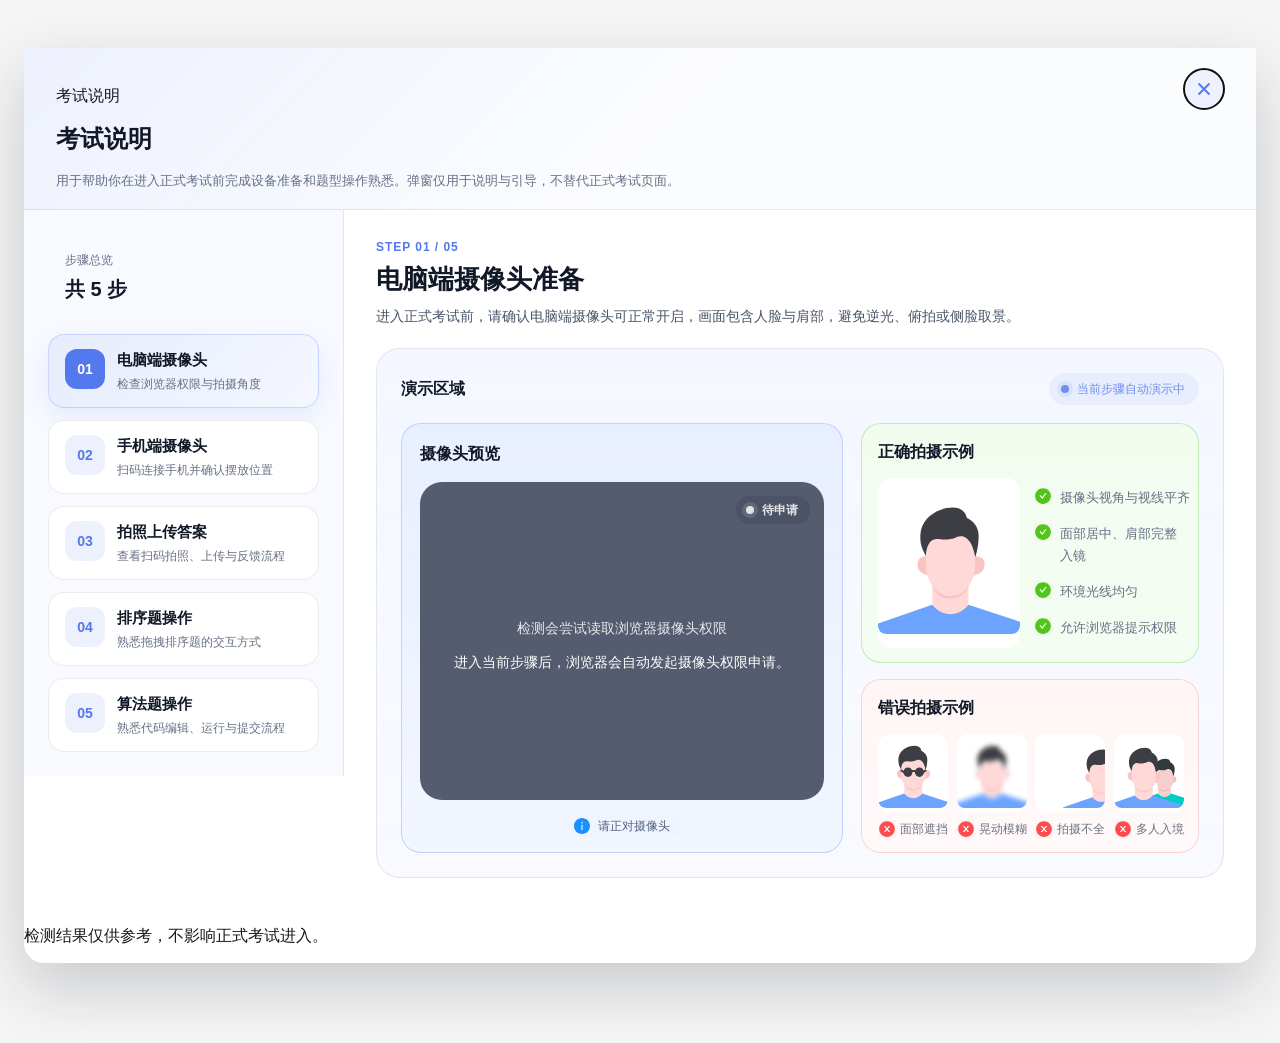
<file: index2.html>
<!DOCTYPE html>
<html lang="zh-CN">
<head>
  <meta charset="UTF-8">
  <meta name="viewport" content="width=device-width, initial-scale=1.0">
  <title>图灵考试 - 考试说明调试页</title>
  <link rel="stylesheet" href="./styles.css">
  <style>
    body.modal-preview-mode {
      min-height: auto;
    }

    body.modal-preview-mode.is-modal-open {
      overflow: auto;
    }

    body.modal-preview-mode .app-header,
    body.modal-preview-mode .dashboard-shell,
    body.modal-preview-mode .site-footer {
      display: none;
    }

    body.modal-preview-mode .guide-modal-root {
      position: static;
      inset: auto;
      z-index: auto;
      display: block;
      place-items: initial;
      padding: 48px 24px 80px;
    }

    body.modal-preview-mode .guide-modal-overlay {
      display: none;
    }

    body.modal-preview-mode .guide-modal {
      width: min(1240px, calc(100vw - 48px));
      max-height: none;
      margin: 0 auto;
      grid-template-rows: auto auto auto;
      overflow: visible;
    }

    body.modal-preview-mode .guide-modal-body {
      grid-template-columns: 320px minmax(0, 1fr);
    }

    body.modal-preview-mode .guide-sidebar,
    body.modal-preview-mode .guide-content {
      min-height: auto;
      overflow: visible;
    }

    body.modal-preview-mode .guide-sidebar {
      align-self: start;
    }

    body.modal-preview-mode .guide-content {
      padding-bottom: 32px;
    }

    @media (max-width: 1024px) {
      body.modal-preview-mode .guide-modal-root {
        padding: 24px 16px 48px;
      }

      body.modal-preview-mode .guide-modal {
        width: min(1240px, calc(100vw - 32px));
      }
    }
  </style>
</head>
<body class="modal-preview-mode">
  <header class="app-header">
    <div class="header-inner">
      <a class="brand" href="#" aria-label="图灵考试首页">
        <span class="brand-icon" aria-hidden="true">
          <svg viewBox="0 0 64 40" role="presentation">
            <path d="M14 22C14 14.268 20.268 8 28 8C33.487 8 38.235 11.154 40.547 15.75C42.588 14.636 44.928 14 47.417 14C55.196 14 61.5 20.304 61.5 28.083V29.5H2.5V28.083C2.5 20.304 8.804 14 16.583 14C17.335 14 18.074 14.059 18.795 14.172C15.881 16.504 14 19.994 14 22Z"/>
            <path d="M20 29.5V33.5C20 35.433 18.433 37 16.5 37H7.5C5.567 37 4 35.433 4 33.5V29.5"/>
            <path d="M44 29.5V33.5C44 35.433 45.567 37 47.5 37H56.5C58.433 37 60 35.433 60 33.5V29.5"/>
            <path d="M29.5 9.5C25.91 11.039 23.214 14.446 22.395 18.5H35.852C36.541 20.202 37.736 21.649 39.271 22.649C38.282 25.978 35.198 28.5 31.5 28.5C27.006 28.5 23.244 24.777 22.689 20.429"/>
          </svg>
        </span>
        <span class="brand-text">图灵考试</span>
      </a>

      <nav class="primary-nav" aria-label="主导航">
        <a class="is-active" href="#">我的考试</a>
        <a href="#">我的报名</a>
        <a href="#">我的简历</a>
      </nav>

      <button class="user-menu" type="button" aria-label="打开用户菜单">
        <span>孔翠雯</span>
        <svg viewBox="0 0 12 12" aria-hidden="true">
          <path d="M2.25 4.5L6 8.25L9.75 4.5" fill="none" stroke="currentColor" stroke-linecap="round" stroke-linejoin="round" stroke-width="1.4"/>
        </svg>
      </button>
    </div>
  </header>

  <main class="dashboard-shell">
    <section class="toolbar-card">
      <form class="toolbar-form" id="filter-form">
        <label class="field field-date" aria-label="开始时间">
          <input id="start-input" type="text" placeholder="开始时间">
          <span class="field-icon" aria-hidden="true">
            <svg viewBox="0 0 16 16">
              <rect x="2.5" y="3.5" width="11" height="10" rx="2"></rect>
              <path d="M5 2.5V5M11 2.5V5M2.5 6.5H13.5"></path>
            </svg>
          </span>
        </label>
        <span class="toolbar-separator" aria-hidden="true">-</span>
        <label class="field field-date" aria-label="结束时间">
          <input id="end-input" type="text" placeholder="结束时间">
          <span class="field-icon" aria-hidden="true">
            <svg viewBox="0 0 16 16">
              <rect x="2.5" y="3.5" width="11" height="10" rx="2"></rect>
              <path d="M5 2.5V5M11 2.5V5M2.5 6.5H13.5"></path>
            </svg>
          </span>
        </label>

        <label class="field field-select" aria-label="考试类型">
          <select id="type-select">
            <option value="">请选择考试类型</option>
            <option value="AI面试">AI面试</option>
            <option value="笔试">笔试</option>
            <option value="人工面试">人工面试</option>
            <option value="心理测评">心理测评</option>
            <option value="混合考试">混合考试</option>
          </select>
        </label>

        <label class="field field-search" aria-label="关键词搜索">
          <input id="keyword-input" type="search" placeholder="请输入关键词">
          <span class="field-icon" aria-hidden="true">
            <svg viewBox="0 0 16 16">
              <circle cx="7" cy="7" r="4.5"></circle>
              <path d="M10.5 10.5L14 14"></path>
            </svg>
          </span>
        </label>

        <button class="button button-primary" type="submit">搜索</button>
        <button class="button button-secondary" type="reset">重置</button>
      </form>
    </section>

    <div class="content-grid">
      <section class="main-column">
        <div class="segment-card">
          <div class="segmented-control" role="tablist" aria-label="考试状态筛选">
            <button class="segment is-active" type="button" data-filter="all" aria-pressed="true">全部</button>
            <button class="segment" type="button" data-filter="pending" aria-pressed="false">待考试</button>
            <button class="segment" type="button" data-filter="completed" aria-pressed="false">已完成</button>
          </div>

          <button class="icon-button" id="refresh-button" type="button" aria-label="刷新考试列表">
            <svg viewBox="0 0 20 20" aria-hidden="true">
              <path d="M16.6 8.4A6.6 6.6 0 1 0 18 12"></path>
              <path d="M18 4.5V9H13.5"></path>
            </svg>
          </button>
        </div>

        <div class="exam-list" id="exam-list" aria-live="polite"></div>
      </section>

      <aside class="side-column">
        <section class="calendar-card">
          <div class="calendar-head">
            <button class="calendar-switch" type="button" aria-label="上个月">
              <svg viewBox="0 0 12 12" aria-hidden="true">
                <path d="M7.75 2.25L4 6L7.75 9.75" fill="none" stroke="currentColor" stroke-linecap="round" stroke-linejoin="round" stroke-width="1.4"/>
              </svg>
            </button>
            <h2>Dec 2022</h2>
            <button class="calendar-switch" type="button" aria-label="下个月">
              <svg viewBox="0 0 12 12" aria-hidden="true">
                <path d="M4.25 2.25L8 6L4.25 9.75" fill="none" stroke="currentColor" stroke-linecap="round" stroke-linejoin="round" stroke-width="1.4"/>
              </svg>
            </button>
          </div>

          <div class="calendar-weekdays" aria-hidden="true">
            <span>Sun</span>
            <span>Mon</span>
            <span>Tue</span>
            <span>Wed</span>
            <span>Thu</span>
            <span>Fri</span>
            <span>Sat</span>
          </div>

          <div class="calendar-grid" id="calendar-grid"></div>

          <div class="timeline-list" id="timeline-list"></div>
        </section>

        <section class="notice-card">
          <h2>系统公告</h2>
          <div class="notice-list" id="notice-list"></div>
        </section>
      </aside>
    </div>
  </main>

  <footer class="site-footer">京ICP备05046678号-21</footer>

  <div class="guide-modal-root" id="guide-modal-root" hidden>
    <button class="guide-modal-overlay" type="button" data-guide-close aria-label="关闭考试说明弹窗"></button>
    <section class="guide-modal" role="dialog" aria-modal="true" aria-labelledby="guide-modal-title">
      <header class="guide-modal-header">
        <div class="guide-modal-heading">
          <p class="guide-modal-kicker">考试说明</p>
          <h2 id="guide-modal-title">考试说明</h2>
          <p class="guide-modal-exam" id="guide-modal-exam"></p>
          <p class="guide-modal-subtitle" id="guide-modal-subtitle"></p>
        </div>
        <button class="guide-close-button" id="guide-close-button" type="button" aria-label="关闭考试说明">
          <svg viewBox="0 0 20 20" aria-hidden="true">
            <path d="M5 5L15 15M15 5L5 15"></path>
          </svg>
        </button>
      </header>

      <div class="guide-modal-body">
        <aside class="guide-sidebar">
          <div class="guide-sidebar-summary">
            <span class="guide-sidebar-label">步骤总览</span>
            <strong id="guide-step-count"></strong>
          </div>
          <div class="guide-step-list" id="guide-step-list"></div>
        </aside>

        <div class="guide-content" id="guide-step-content"></div>
      </div>

      <footer class="guide-modal-footer">
        <p>检测结果仅供参考，不影响正式考试进入。</p>
      </footer>
    </section>
  </div>

  <script src="https://mcp.figma.com/mcp/html-to-design/capture.js" async></script>
  <script src="./script.js"></script>
  <script>
    window.addEventListener("load", () => {
      if (typeof runGuideStepEntryEffects === "function") {
        runGuideStepEntryEffects = () => {};
      }

      if (typeof openGuideModal === "function") {
        openGuideModal("exam-ongoing");
      }
    });
  </script>
</body>
</html>
</file>
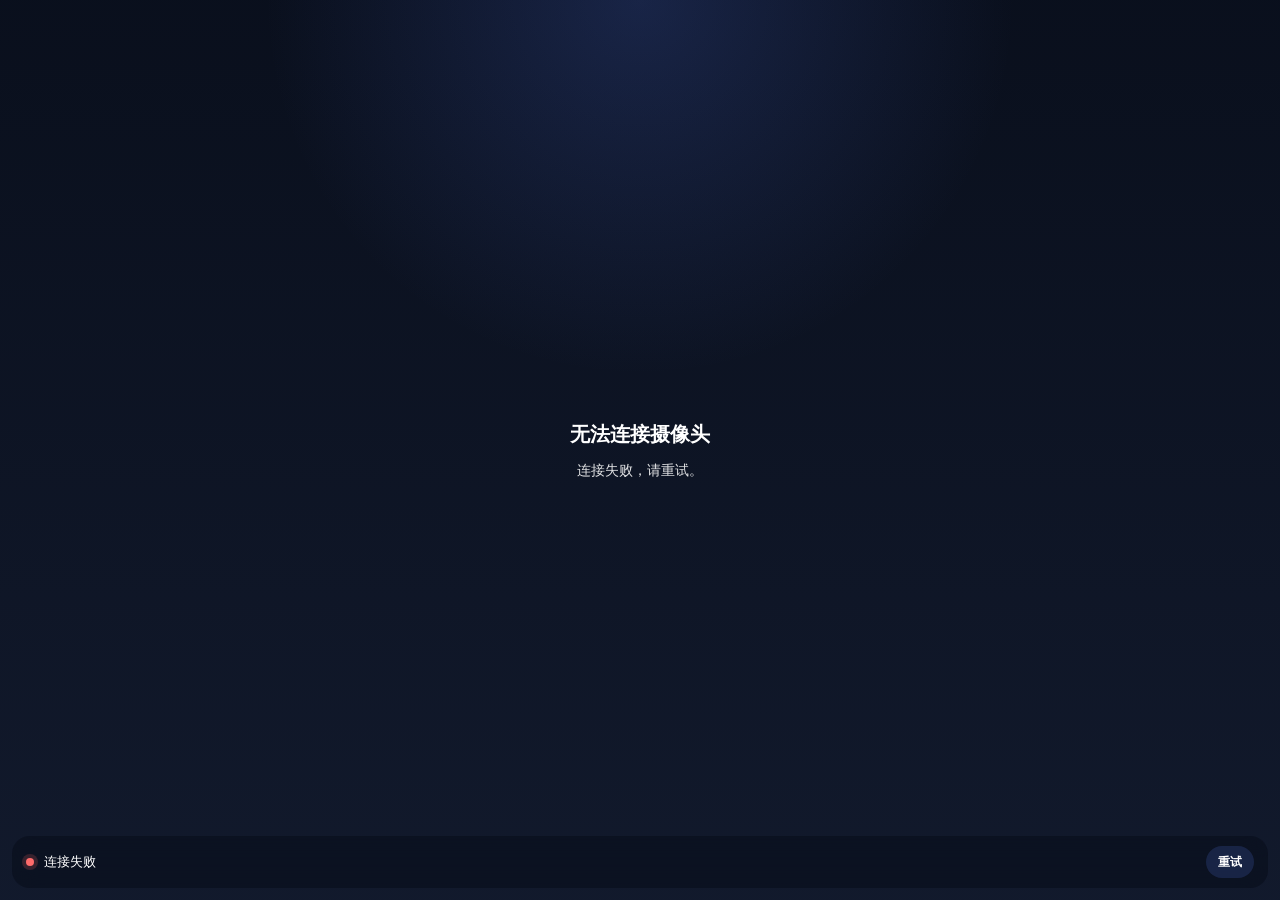
<file: mobile-camera.html>
<!DOCTYPE html>
<html lang="zh-CN">
<head>
  <meta charset="UTF-8">
  <meta name="viewport" content="width=device-width, initial-scale=1.0, viewport-fit=cover">
  <title>第二机位连接</title>
  <style>
    * {
      box-sizing: border-box;
    }

    html,
    body {
      margin: 0;
      width: 100%;
      height: 100%;
      overflow: hidden;
      background: #000;
      font-family: "PingFang SC", "Microsoft YaHei", "Noto Sans SC", sans-serif;
    }

    .screen {
      position: relative;
      width: 100%;
      height: 100%;
      background: #000;
    }

    .camera {
      width: 100%;
      height: 100%;
      object-fit: cover;
      background: #000;
      display: block;
    }

    .camera[hidden],
    .placeholder[hidden] {
      display: none !important;
    }

    .publisher-frame {
      position: absolute;
      width: 1px;
      height: 1px;
      opacity: 0;
      pointer-events: none;
      border: 0;
      overflow: hidden;
      clip-path: inset(50%);
      bottom: 0;
      right: 0;
    }

    .placeholder {
      position: absolute;
      inset: 0;
      display: grid;
      place-items: center;
      padding: 24px;
      background:
        radial-gradient(circle at top, rgba(84, 120, 238, 0.2), transparent 34%),
        linear-gradient(180deg, rgba(10, 16, 30, 0.96), rgba(18, 26, 45, 0.98));
      color: rgba(255, 255, 255, 0.88);
      text-align: center;
    }

    .screen.is-video-ready .placeholder {
      display: none !important;
      opacity: 0;
      visibility: hidden;
      pointer-events: none;
    }

    .placeholder-copy {
      max-width: 320px;
    }

    .placeholder-title {
      margin: 0 0 10px;
      color: #fff;
      font-size: 20px;
      line-height: 30px;
      font-weight: 600;
    }

    .placeholder-detail {
      margin: 0;
      font-size: 14px;
      line-height: 22px;
    }

    .status {
      position: absolute;
      left: 12px;
      right: 12px;
      bottom: calc(12px + env(safe-area-inset-bottom));
      z-index: 2;
      display: flex;
      align-items: center;
      justify-content: space-between;
      gap: 12px;
      min-height: 48px;
      padding: 10px 14px;
      border-radius: 18px;
      background: rgba(10, 16, 30, 0.72);
      backdrop-filter: blur(12px);
      color: #fff;
    }

    .status.is-success {
      top: calc(12px + env(safe-area-inset-top));
      right: 12px;
      bottom: auto;
      left: auto;
      justify-content: center;
      min-height: 56px;
      padding: 12px 18px;
      border-radius: 24px;
      background: rgba(76, 83, 101, 0.92);
    }

    .status-main {
      display: inline-flex;
      align-items: center;
      gap: 10px;
      min-width: 0;
      flex: 1;
    }

    .status.is-success .status-main {
      flex: 0 0 auto;
    }

    .status-dot {
      width: 8px;
      height: 8px;
      flex: 0 0 auto;
      border-radius: 999px;
      background: #f5a524;
      box-shadow: 0 0 0 4px rgba(245, 165, 36, 0.2);
    }

    .status.is-success .status-dot {
      background: #6dd400;
      box-shadow: 0 0 0 4px rgba(109, 212, 0, 0.22);
      animation: mobileCameraSuccessPulse 1.8s ease-in-out infinite;
    }

    .status.is-error .status-dot {
      background: #ff6b6b;
      box-shadow: 0 0 0 4px rgba(255, 107, 107, 0.18);
    }

    .status-text {
      min-width: 0;
      font-size: 13px;
      line-height: 20px;
    }

    .retry {
      flex: 0 0 auto;
      min-height: 32px;
      padding: 0 12px;
      border: 0;
      border-radius: 999px;
      background: rgba(84, 120, 238, 0.18);
      color: #fff;
      font-size: 12px;
      line-height: 18px;
      font-weight: 600;
    }

    .retry[hidden] {
      display: none;
    }

    @keyframes mobileCameraSuccessPulse {
      0%,
      100% {
        box-shadow: 0 0 0 0 rgba(109, 212, 0, 0.34);
        opacity: 0.86;
      }

      50% {
        box-shadow: 0 0 0 8px rgba(109, 212, 0, 0);
        opacity: 1;
      }
    }
  </style>
</head>
<body>
  <main class="screen">
    <video class="camera" id="camera-preview" autoplay muted playsinline hidden></video>
    <iframe
      class="publisher-frame"
      id="camera-publisher"
      title="第二机位推流通道"
      allow="camera; microphone; autoplay; fullscreen"
      referrerpolicy="origin"
      tabindex="-1"
      aria-hidden="true"
    ></iframe>
    <div class="placeholder" id="camera-placeholder">
      <div class="placeholder-copy">
        <h1 class="placeholder-title" id="placeholder-title">正在连接后置摄像头</h1>
        <p class="placeholder-detail" id="placeholder-detail">请允许浏览器使用摄像头。</p>
      </div>
    </div>

    <div class="status" id="status-bar">
      <div class="status-main">
        <span class="status-dot"></span>
        <span class="status-text" id="status-text">连接中</span>
      </div>
      <button class="retry" type="button" id="retry-button">重试</button>
    </div>
  </main>

  <script>
    const mobileRelayBaseUrl = "https://vdo.ninja/";
    const mobileRelayPublisherCss = `
      html, body {
        margin: 0 !important;
        width: 100% !important;
        height: 100% !important;
        overflow: hidden !important;
        background: #000 !important;
      }

      body,
      #app,
      #videos,
      .videos,
      .videoHolder,
      .videoContainer,
      .main,
      .stage,
      .player,
      .localVideo,
      .videoWrapper {
        width: 100% !important;
        height: 100% !important;
        max-width: none !important;
        max-height: none !important;
        inset: 0 !important;
        margin: 0 !important;
        padding: 0 !important;
        overflow: hidden !important;
        background: #000 !important;
        border: 0 !important;
        border-radius: 0 !important;
      }

      video,
      .videoHolder video,
      .videoContainer video,
      .localVideo video {
        width: 100% !important;
        height: 100% !important;
        object-fit: cover !important;
        background: #000 !important;
      }
    `.trim();

    const screen = document.querySelector(".screen");
    const video = document.getElementById("camera-preview");
    const publisher = document.getElementById("camera-publisher");
    const placeholder = document.getElementById("camera-placeholder");
    const placeholderTitle = document.getElementById("placeholder-title");
    const placeholderDetail = document.getElementById("placeholder-detail");
    const statusBar = document.getElementById("status-bar");
    const statusText = document.getElementById("status-text");
    const retryButton = document.getElementById("retry-button");
    let stream = null;

    function setStatus(tone, text) {
      statusBar.className = `status${tone ? ` is-${tone}` : ""}`;
      statusText.textContent = text;
      retryButton.hidden = tone === "success";
    }

    function showPlaceholder(title, detail) {
      screen.classList.remove("is-video-ready");
      placeholder.hidden = false;
      placeholder.style.display = "grid";
      video.pause();
      video.hidden = true;
      video.style.display = "none";
      placeholderTitle.textContent = title;
      placeholderDetail.textContent = detail;
    }

    function showVideo() {
      screen.classList.add("is-video-ready");
      placeholder.hidden = true;
      placeholder.style.display = "none";
      placeholder.setAttribute("aria-hidden", "true");
      video.hidden = false;
      video.style.display = "block";
    }

    function encodeBase64Text(value) {
      const bytes = new TextEncoder().encode(value);
      let binary = "";

      bytes.forEach((byte) => {
        binary += String.fromCharCode(byte);
      });

      return window.btoa(binary);
    }

    function buildMobileRelayUrl(params) {
      const url = new URL(mobileRelayBaseUrl);

      Object.entries(params).forEach(([key, value]) => {
        if (value === undefined || value === null || value === false) {
          return;
        }

        url.searchParams.set(key, value === true ? "1" : String(value));
      });

      return url.toString();
    }

    function getPublisherUrl(streamId) {
      const params = new URLSearchParams(window.location.search);
      const apiKey = params.get("relayApi") || streamId;

      return buildMobileRelayUrl({
        push: streamId,
        api: apiKey,
        webcam: true,
        autostart: true,
        cleanoutput: true,
        transparent: true,
        hideheader: true,
        noaudio: true,
        meshcast: true,
        facing: "environment",
        base64css: encodeBase64Text(mobileRelayPublisherCss),
      });
    }

    function getMissingStreamMessage() {
      return "缺少连接参数，请返回电脑端重新扫码。";
    }

    function getRelayErrorMessage() {
      if (!window.isSecureContext) {
        return "当前地址不是安全环境，浏览器已拦截摄像头。";
      }

      return "连接失败，请重试。";
    }

    function stopStream() {
      if (!stream) {
        return;
      }

      stream.getTracks().forEach((track) => track.stop());
      stream = null;
    }

    async function requestRearCamera() {
      const presets = [
        {
          audio: false,
          video: {
            facingMode: { exact: "environment" },
            width: { ideal: 1280 },
            height: { ideal: 720 }
          }
        },
        {
          audio: false,
          video: {
            facingMode: { ideal: "environment" },
            width: { ideal: 1280 },
            height: { ideal: 720 }
          }
        },
        {
          audio: false,
          video: true
        }
      ];

      let lastError = null;

      for (const constraints of presets) {
        try {
          return await navigator.mediaDevices.getUserMedia(constraints);
        } catch (error) {
          lastError = error;
        }
      }

      throw lastError || new Error("CAMERA_FAILED");
    }

    function startPublisher() {
      const params = new URLSearchParams(window.location.search);
      const streamId = params.get("streamId");

      if (!streamId) {
        showPlaceholder("无法连接摄像头", getMissingStreamMessage());
        setStatus("error", "连接失败");
        return;
      }

      setStatus("", "连接中");
      showPlaceholder("正在连接后置摄像头", "请允许浏览器使用摄像头。");
      publisher.src = getPublisherUrl(streamId);
    }

    publisher.addEventListener("error", () => {
      showPlaceholder("无法连接摄像头", getRelayErrorMessage());
      setStatus("error", "连接失败");
    });

    async function startCamera() {
      stopStream();
      publisher.removeAttribute("src");
      setStatus("", "连接中");
      showPlaceholder("正在连接后置摄像头", "请允许浏览器使用摄像头。");

      try {
        if (!navigator.mediaDevices || !navigator.mediaDevices.getUserMedia) {
          throw new Error("UNSUPPORTED");
        }

        stream = await requestRearCamera();
        video.srcObject = stream;
        showVideo();
        await video.play();
        startPublisher();
        setStatus("success", "已连接");
      } catch (error) {
        stopStream();
        showPlaceholder("无法连接摄像头", getRelayErrorMessage());
        setStatus("error", "连接失败");
      }
    }

    retryButton.addEventListener("click", startCamera);

    window.addEventListener("pagehide", () => {
      stopStream();
      publisher.removeAttribute("src");
    });

    document.addEventListener("visibilitychange", () => {
      if (document.hidden) {
        stopStream();
        publisher.removeAttribute("src");
      } else if (!publisher.getAttribute("src")) {
        startCamera();
      }
    });

    if (!window.isSecureContext) {
      showPlaceholder("无法连接摄像头", getRelayErrorMessage());
      setStatus("error", "连接失败");
    } else {
      try {
        startCamera();
      } catch (error) {
        showPlaceholder("无法连接摄像头", getRelayErrorMessage());
        setStatus("error", "连接失败");
      }
    }
  </script>
</body>
</html>
</file>
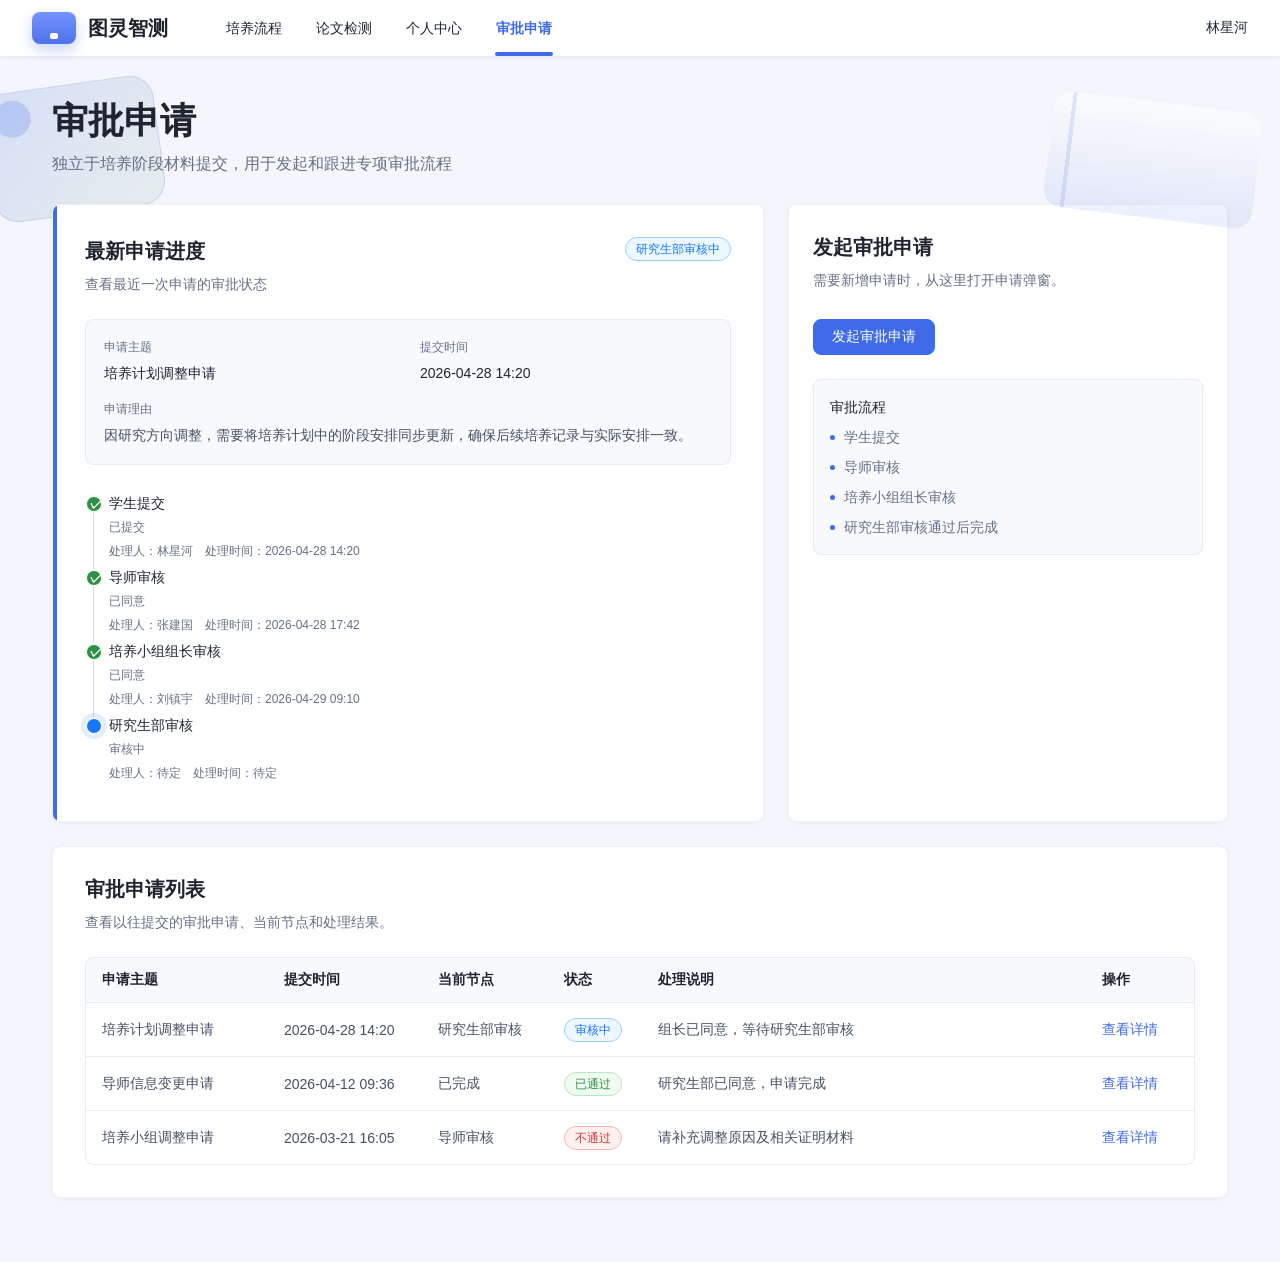
<file: student-approval-application.html>
<!doctype html>
<html lang="zh-CN">
  <head>
    <meta charset="utf-8" />
    <meta name="viewport" content="width=device-width, initial-scale=1" />
    <title>学生端审批申请</title>
    <style>
      :root {
        --bg: #f4f6fb;
        --surface: #ffffff;
        --surface-soft: #f7f9fc;
        --line: #e7ebf2;
        --line-strong: #d7deea;
        --text: #1f2430;
        --muted: #667085;
        --muted-soft: #8a94a6;
        --primary: #3f6be8;
        --primary-dark: #3159cb;
        --primary-soft: #edf3ff;
        --success: #2f8f45;
        --success-soft: #effaf1;
        --warning: #1677ff;
        --warning-soft: #edf7ff;
        --danger: #c93535;
        --danger-soft: #fff1f0;
        --shadow: 0 12px 34px rgba(31, 36, 48, 0.08);
        --radius: 8px;
        --font: "PingFang SC", "Microsoft YaHei", Arial, sans-serif;
      }

      * {
        box-sizing: border-box;
      }

      body {
        margin: 0;
        min-width: 320px;
        background: var(--bg);
        color: var(--text);
        font-family: var(--font);
        font-size: 14px;
      }

      button,
      input,
      textarea {
        font: inherit;
      }

      button {
        cursor: pointer;
      }

      .app-shell {
        min-height: 100vh;
        overflow: hidden;
        position: relative;
      }

      .topbar {
        align-items: center;
        background: var(--surface);
        box-shadow: 0 1px 4px rgba(31, 36, 48, 0.08);
        display: flex;
        gap: 44px;
        height: 56px;
        justify-content: space-between;
        padding: 0 32px;
        position: sticky;
        top: 0;
        z-index: 5;
      }

      .brand {
        align-items: center;
        display: flex;
        gap: 12px;
        min-width: 150px;
      }

      .brand-mark {
        background: linear-gradient(180deg, #7593ff 0%, #4d72ea 100%);
        border-radius: 8px;
        box-shadow: 0 6px 14px rgba(63, 107, 232, 0.28);
        height: 32px;
        position: relative;
        width: 44px;
      }

      .brand-mark::after {
        background: #fff;
        border-radius: 2px;
        bottom: 5px;
        content: "";
        height: 6px;
        left: 18px;
        position: absolute;
        width: 8px;
      }

      .brand-name {
        font-size: 20px;
        font-weight: 600;
        white-space: nowrap;
      }

      .nav {
        display: flex;
        flex: 1;
        gap: 34px;
        justify-content: flex-start;
      }

      .nav a,
      .nav span {
        color: var(--text);
        line-height: 56px;
        position: relative;
        text-decoration: none;
        white-space: nowrap;
      }

      .nav .active {
        color: var(--primary);
        font-weight: 600;
      }

      .nav .active::after {
        background: var(--primary);
        border-radius: 3px;
        bottom: 0;
        content: "";
        height: 4px;
        left: 50%;
        position: absolute;
        transform: translateX(-50%);
        width: 58px;
      }

      .user-name {
        color: #202635;
        white-space: nowrap;
      }

      .hero {
        margin: 0 auto;
        max-width: 1224px;
        padding: 42px 24px 28px;
        position: relative;
      }

      .hero::before,
      .hero::after {
        content: "";
        pointer-events: none;
        position: absolute;
        z-index: 0;
      }

      .hero::before {
        background:
          linear-gradient(135deg, rgba(63, 107, 232, 0.16), rgba(47, 143, 69, 0.08)),
          radial-gradient(circle at 28px 26px, rgba(63, 107, 232, 0.22) 0 18px, transparent 19px);
        border: 1px solid rgba(63, 107, 232, 0.16);
        border-radius: 24px;
        height: 128px;
        left: -40px;
        top: 28px;
        transform: rotate(-8deg);
        width: 170px;
      }

      .hero::after {
        background:
          linear-gradient(90deg, transparent 0 18px, rgba(63, 107, 232, 0.15) 18px 22px, transparent 22px 40px),
          linear-gradient(180deg, rgba(255, 255, 255, 0.6), rgba(63, 107, 232, 0.1));
        border-radius: 18px;
        height: 116px;
        right: -6px;
        top: 46px;
        transform: rotate(7deg);
        width: 210px;
      }

      .hero-content {
        position: relative;
        z-index: 1;
      }

      h1 {
        font-size: 36px;
        font-weight: 650;
        letter-spacing: 0;
        line-height: 46px;
        margin: 0;
      }

      .subtitle {
        color: var(--muted);
        font-size: 16px;
        line-height: 24px;
        margin: 8px 0 0;
      }

      .content {
        display: grid;
        gap: 24px;
        grid-template-columns: minmax(0, 760px) minmax(320px, 440px);
        margin: 0 auto 64px;
        max-width: 1224px;
        padding: 0 24px;
      }

      .card {
        background: var(--surface);
        border: 1px solid rgba(31, 36, 48, 0.06);
        border-radius: var(--radius);
        box-shadow: 0 1px 4px rgba(31, 36, 48, 0.06);
      }

      .panel-card {
        min-height: 520px;
        overflow: hidden;
        padding: 32px;
        position: relative;
      }

      .panel-card::before {
        background: var(--primary);
        content: "";
        height: 100%;
        left: 0;
        position: absolute;
        top: 0;
        width: 4px;
      }

      .section-title {
        color: var(--text);
        font-size: 20px;
        font-weight: 650;
        line-height: 28px;
        margin: 0;
      }

      .section-note {
        color: var(--muted);
        line-height: 22px;
        margin-top: 8px;
      }

      .latest-header,
      .history-header {
        align-items: flex-start;
        display: flex;
        gap: 20px;
        justify-content: space-between;
      }

      .status-pill,
      .record-status {
        border-radius: 999px;
        display: inline-flex;
        font-size: 12px;
        line-height: 22px;
        min-width: 56px;
        padding: 0 10px;
      }

      .status-processing {
        background: var(--warning-soft);
        border: 1px solid #9bd0ff;
        color: var(--warning);
      }

      .status-done {
        background: var(--success-soft);
        border: 1px solid #b8e8c3;
        color: var(--success);
      }

      .status-returned {
        background: var(--danger-soft);
        border: 1px solid #ffb4ad;
        color: var(--danger);
      }

      .original-info,
      .detail-info,
      .side-flow {
        background: var(--surface-soft);
        border: 1px solid var(--line);
        border-radius: var(--radius);
      }

      .original-info,
      .detail-info {
        margin-top: 24px;
        padding: 18px;
      }

      .info-grid {
        display: grid;
        gap: 24px;
        grid-template-columns: repeat(2, minmax(0, 1fr));
      }

      .info-label {
        color: var(--muted);
        font-size: 12px;
        line-height: 18px;
      }

      .info-value {
        color: var(--text);
        line-height: 22px;
        margin-top: 6px;
      }

      .info-reason-label {
        margin-top: 16px;
      }

      .info-reason {
        color: #475063;
        line-height: 22px;
        margin-top: 6px;
      }

      .timeline {
        margin-top: 28px;
      }

      .step {
        display: grid;
        grid-template-columns: 24px minmax(0, 1fr);
        min-height: 74px;
        position: relative;
      }

      .step::before {
        background: var(--line-strong);
        content: "";
        height: 100%;
        left: 8px;
        position: absolute;
        top: 18px;
        width: 1px;
      }

      .step:last-child::before {
        display: none;
      }

      .step-dot {
        background: #d5dbe6;
        border: 2px solid #f5f7fb;
        border-radius: 50%;
        height: 18px;
        margin-top: 2px;
        position: relative;
        width: 18px;
        z-index: 1;
      }

      .step-done .step-dot {
        background: var(--success);
        border-color: var(--success-soft);
      }

      .step-done .step-dot::after {
        color: #fff;
        content: "✓";
        font-family: Arial, Helvetica, sans-serif;
        font-size: 12px;
        font-weight: 700;
        left: 3px;
        line-height: 14px;
        position: absolute;
        top: 0;
      }

      .step-current .step-dot {
        background: var(--warning);
        box-shadow: 0 0 0 4px rgba(22, 119, 255, 0.12);
      }

      .step-rejected .step-dot {
        background: var(--danger);
        border-color: var(--danger-soft);
      }

      .step-rejected .step-dot::after {
        color: #fff;
        content: "!";
        font-family: Arial, Helvetica, sans-serif;
        font-size: 12px;
        font-weight: 700;
        left: 6px;
        line-height: 14px;
        position: absolute;
        top: 0;
      }

      .step-title {
        color: var(--text);
        line-height: 20px;
      }

      .step-desc,
      .step-meta,
      .step-reason {
        color: var(--muted);
        font-size: 12px;
        line-height: 20px;
        margin-top: 4px;
      }

      .step-reason {
        color: #475063;
      }

      .action-card {
        padding: 28px 24px;
      }

      .entry-button,
      .primary-button,
      .secondary-button {
        align-items: center;
        border-radius: var(--radius);
        display: inline-flex;
        height: 36px;
        justify-content: center;
        padding: 0 18px;
      }

      .entry-button,
      .primary-button {
        background: var(--primary);
        border: 1px solid var(--primary);
        color: #fff;
      }

      .entry-button {
        margin-top: 28px;
      }

      .entry-button:hover,
      .primary-button:hover {
        background: var(--primary-dark);
      }

      .secondary-button {
        background: #fff;
        border: 1px solid var(--line-strong);
        color: var(--text);
      }

      .side-flow {
        margin-top: 24px;
        padding: 16px;
      }

      .side-flow-title {
        color: var(--text);
        line-height: 22px;
      }

      .side-flow-item {
        color: var(--muted);
        line-height: 22px;
        margin-top: 8px;
        padding-left: 14px;
        position: relative;
      }

      .side-flow-item::before {
        background: var(--primary);
        border-radius: 50%;
        content: "";
        height: 5px;
        left: 0;
        position: absolute;
        top: 9px;
        width: 5px;
      }

      .history-card {
        grid-column: 1 / -1;
        padding: 28px 32px 32px;
      }

      .history-table {
        border: 1px solid var(--line);
        border-radius: var(--radius);
        margin-top: 24px;
        overflow: hidden;
      }

      .history-row {
        align-items: center;
        border-top: 1px solid var(--line);
        color: #475063;
        display: grid;
        gap: 12px;
        grid-template-columns: 170px 142px 114px 82px minmax(160px, 1fr) 76px;
        min-height: 54px;
        padding: 0 16px;
      }

      .history-row:first-child {
        border-top: 0;
      }

      .history-row:not(.history-head):hover {
        background: #fafcff;
      }

      .history-head {
        background: var(--surface-soft);
        color: var(--text);
        font-weight: 650;
        min-height: 44px;
      }

      .text-button {
        background: transparent;
        border: 0;
        color: var(--primary);
        padding: 0;
      }

      .history-empty {
        border: 1px solid var(--line);
        border-radius: var(--radius);
        color: var(--muted);
        line-height: 72px;
        margin-top: 24px;
        text-align: center;
      }

      .empty-panel {
        align-items: center;
        display: flex;
        justify-content: center;
      }

      .empty-state {
        margin: 0 auto;
        max-width: 360px;
        text-align: center;
      }

      .empty-icon {
        background: var(--primary-soft);
        border: 1px solid #b8ccff;
        border-radius: var(--radius);
        height: 58px;
        margin: 0 auto 18px;
        position: relative;
        width: 58px;
      }

      .empty-icon::before {
        border: 2px solid var(--primary);
        border-radius: 4px;
        content: "";
        height: 26px;
        left: 15px;
        position: absolute;
        top: 14px;
        width: 24px;
      }

      .empty-icon::after {
        background: var(--primary);
        border-radius: 1px;
        content: "";
        height: 2px;
        left: 22px;
        position: absolute;
        top: 25px;
        width: 14px;
      }

      .modal-overlay {
        align-items: center;
        background: rgba(16, 24, 40, 0.58);
        bottom: 0;
        display: flex;
        justify-content: center;
        left: 0;
        padding: 24px;
        position: fixed;
        right: 0;
        top: 0;
        z-index: 10;
      }

      .modal {
        background: var(--surface);
        border-radius: var(--radius);
        box-shadow: var(--shadow);
        max-height: calc(100vh - 48px);
        overflow: auto;
        padding: 32px;
        position: relative;
        width: min(640px, 100%);
      }

      .detail-modal {
        width: min(720px, 100%);
      }

      .modal-close {
        align-items: center;
        background: transparent;
        border: 0;
        color: var(--muted);
        display: flex;
        font-size: 24px;
        height: 32px;
        justify-content: center;
        line-height: 32px;
        position: absolute;
        right: 18px;
        top: 18px;
        width: 32px;
      }

      .modal-close:hover {
        color: var(--text);
      }

      .modal-form {
        display: grid;
        gap: 20px;
        margin-top: 28px;
      }

      .field-label {
        color: #475063;
        display: block;
        line-height: 20px;
        margin-bottom: 8px;
      }

      .input,
      .textarea {
        background: #fff;
        border: 1px solid var(--line-strong);
        border-radius: 6px;
        color: var(--text);
        outline: none;
        width: 100%;
      }

      .input {
        height: 36px;
        line-height: 36px;
        padding: 0 12px;
      }

      .textarea {
        height: 150px;
        line-height: 22px;
        padding: 10px 12px;
        resize: vertical;
      }

      .input:focus,
      .textarea:focus {
        border-color: var(--primary);
        box-shadow: 0 0 0 3px rgba(63, 107, 232, 0.13);
      }

      .input.is-error,
      .textarea.is-error {
        border-color: var(--danger);
        box-shadow: 0 0 0 3px rgba(201, 53, 53, 0.12);
      }

      .field-error {
        color: var(--danger);
        font-size: 12px;
        line-height: 18px;
        margin-top: 6px;
        min-height: 18px;
      }

      .modal-actions {
        align-items: center;
        display: flex;
        gap: 12px;
        justify-content: flex-end;
        margin-top: 28px;
      }

      .toast {
        background: var(--success-soft);
        border: 1px solid #b8e8c3;
        border-radius: var(--radius);
        box-shadow: 0 8px 24px rgba(31, 36, 48, 0.12);
        color: #216e35;
        left: 50%;
        line-height: 22px;
        padding: 10px 18px;
        position: fixed;
        top: 72px;
        transform: translateX(-50%);
        z-index: 20;
      }

      .is-hidden {
        display: none;
      }

      @media (max-width: 980px) {
        .topbar {
          align-items: flex-start;
          flex-wrap: wrap;
          gap: 8px 20px;
          height: auto;
          padding: 12px 20px 0;
        }

        .brand,
        .user-name {
          height: 36px;
        }

        .nav {
          flex-basis: 100%;
          gap: 24px;
          overflow-x: auto;
        }

        .nav a,
        .nav span {
          line-height: 44px;
        }

        .hero {
          padding-top: 32px;
        }

        .hero::before,
        .hero::after {
          opacity: 0.45;
        }

        .content {
          grid-template-columns: 1fr;
        }

        .history-card {
          overflow-x: auto;
        }

        .history-table {
          min-width: 900px;
        }
      }

      @media (max-width: 640px) {
        .topbar {
          padding-inline: 16px;
        }

        .brand-name {
          font-size: 18px;
        }

        .user-name {
          display: none;
        }

        .hero {
          padding: 28px 16px 22px;
        }

        h1 {
          font-size: 30px;
          line-height: 38px;
        }

        .subtitle {
          font-size: 14px;
        }

        .content {
          padding-inline: 16px;
        }

        .panel-card,
        .action-card,
        .history-card,
        .modal {
          padding: 24px 18px;
        }

        .latest-header,
        .history-header,
        .info-grid {
          grid-template-columns: 1fr;
        }

        .latest-header {
          align-items: flex-start;
          flex-direction: column;
        }

        .modal-actions {
          flex-direction: column-reverse;
        }

        .modal-actions button {
          width: 100%;
        }
      }
    </style>
  </head>
  <body>
    <div class="app-shell">
      <header class="topbar">
        <div class="brand" aria-label="图灵智测">
          <div class="brand-mark" aria-hidden="true"></div>
          <div class="brand-name">图灵智测</div>
        </div>
        <nav class="nav" aria-label="主导航">
          <a href="#">培养流程</a>
          <span>论文检测</span>
          <span>个人中心</span>
          <span class="active">审批申请</span>
        </nav>
        <div class="user-name">林星河</div>
      </header>

      <section class="hero">
        <div class="hero-content">
          <h1>审批申请</h1>
          <p class="subtitle">独立于培养阶段材料提交，用于发起和跟进专项审批流程</p>
        </div>
      </section>

      <div class="toast is-hidden" id="success-toast" role="status">审批申请提交成功</div>

      <main class="content">
        <section class="card panel-card" id="latest-panel">
          <div class="latest-header">
            <div>
              <h2 class="section-title">最新申请进度</h2>
              <div class="section-note">查看最近一次申请的审批状态</div>
            </div>
            <div class="status-pill status-processing" id="latest-status">研究生部审核中</div>
          </div>

          <div class="original-info">
            <div class="info-grid">
              <div>
                <div class="info-label">申请主题</div>
                <div class="info-value" id="latest-subject">培养计划调整申请</div>
              </div>
              <div>
                <div class="info-label">提交时间</div>
                <div class="info-value" id="latest-time">2026-04-28 14:20</div>
              </div>
            </div>
            <div class="info-label info-reason-label">申请理由</div>
            <div class="info-reason" id="latest-reason">因研究方向调整，需要将培养计划中的阶段安排同步更新，确保后续培养记录与实际安排一致。</div>
          </div>

          <div class="timeline" aria-label="最新申请审批流程">
            <div class="step step-done" id="latest-student-step">
              <div class="step-dot"></div>
              <div>
                <div class="step-title">学生提交</div>
                <div class="step-desc" id="latest-student-result">已提交</div>
                <div class="step-meta" id="latest-student-meta">处理人：林星河　处理时间：2026-04-28 14:20</div>
              </div>
            </div>
            <div class="step step-done" id="latest-advisor-step">
              <div class="step-dot"></div>
              <div>
                <div class="step-title">导师审核</div>
                <div class="step-desc" id="latest-advisor-result">已同意</div>
                <div class="step-meta" id="latest-advisor-meta">处理人：张建国　处理时间：2026-04-28 17:42</div>
              </div>
            </div>
            <div class="step step-done" id="latest-leader-step">
              <div class="step-dot"></div>
              <div>
                <div class="step-title">培养小组组长审核</div>
                <div class="step-desc" id="latest-leader-result">已同意</div>
                <div class="step-meta" id="latest-leader-meta">处理人：刘镇宇　处理时间：2026-04-29 09:10</div>
              </div>
            </div>
            <div class="step step-current" id="latest-dept-step">
              <div class="step-dot"></div>
              <div>
                <div class="step-title">研究生部审核</div>
                <div class="step-desc" id="latest-dept-result">审核中</div>
                <div class="step-meta" id="latest-dept-meta">处理人：待定　处理时间：待定</div>
              </div>
            </div>
          </div>
        </section>

        <section class="card panel-card empty-panel is-hidden" id="empty-panel">
          <div class="empty-state">
            <div class="empty-icon" aria-hidden="true"></div>
            <h2 class="section-title">暂无审批申请</h2>
            <div class="section-note">当前还没有审批申请记录。发起申请后，最新进度会展示在这里。</div>
            <button class="entry-button" type="button" data-open-modal="apply-modal">发起审批申请</button>
          </div>
        </section>

        <aside class="card action-card">
          <h2 class="section-title">发起审批申请</h2>
          <div class="section-note">需要新增申请时，从这里打开申请弹窗。</div>
          <button class="entry-button" type="button" data-open-modal="apply-modal">发起审批申请</button>
          <div class="side-flow">
            <div class="side-flow-title">审批流程</div>
            <div class="side-flow-item">学生提交</div>
            <div class="side-flow-item">导师审核</div>
            <div class="side-flow-item">培养小组组长审核</div>
            <div class="side-flow-item">研究生部审核通过后完成</div>
          </div>
        </aside>

        <section class="card history-card">
          <div class="history-header">
            <div>
              <h2 class="section-title">审批申请列表</h2>
              <div class="section-note">查看以往提交的审批申请、当前节点和处理结果。</div>
            </div>
          </div>

          <div class="history-table" id="history-table">
            <div class="history-row history-head">
              <div>申请主题</div>
              <div>提交时间</div>
              <div>当前节点</div>
              <div>状态</div>
              <div>处理说明</div>
              <div>操作</div>
            </div>
          </div>
          <div class="history-empty is-hidden" id="history-empty">暂无审批申请记录</div>
        </section>
      </main>

      <div class="modal-overlay is-hidden" id="apply-modal" aria-hidden="true">
        <div class="modal" role="dialog" aria-modal="true" aria-labelledby="apply-title">
          <button class="modal-close" type="button" aria-label="关闭" data-close-modal>×</button>
          <h2 class="section-title" id="apply-title">发起审批申请</h2>
          <div class="section-note">填写申请主题和申请理由后提交审批。</div>

          <div class="modal-form">
            <div>
              <label class="field-label" for="modal-subject">申请主题</label>
              <input class="input" id="modal-subject" placeholder="请输入申请主题" aria-describedby="subject-error" />
              <div class="field-error" id="subject-error"></div>
            </div>
            <div>
              <label class="field-label" for="modal-reason">申请理由</label>
              <textarea class="textarea" id="modal-reason" placeholder="请填写本次提交审批的原因和背景" aria-describedby="reason-error"></textarea>
              <div class="field-error" id="reason-error"></div>
            </div>
          </div>

          <div class="modal-actions">
            <button class="secondary-button" type="button" data-close-modal>取消</button>
            <button class="primary-button" type="button" id="submit-application">提交审批</button>
          </div>
        </div>
      </div>

      <div class="modal-overlay is-hidden" id="detail-modal" aria-hidden="true">
        <div class="modal detail-modal" role="dialog" aria-modal="true" aria-labelledby="detail-title">
          <button class="modal-close" type="button" aria-label="关闭" data-close-modal>×</button>
          <h2 class="section-title" id="detail-title">审批申请详情</h2>
          <div class="section-note">查看原申请信息和审批流程节点。</div>

          <div class="detail-info">
            <div class="info-grid">
              <div>
                <div class="info-label">申请主题</div>
                <div class="info-value" id="detail-subject">培养计划调整申请</div>
              </div>
              <div>
                <div class="info-label">提交时间</div>
                <div class="info-value" id="detail-time">2026-04-28 14:20</div>
              </div>
            </div>
            <div class="info-label info-reason-label">申请理由</div>
            <div class="info-reason" id="detail-reason">因研究方向调整，需要将培养计划中的阶段安排同步更新，确保后续培养记录与实际安排一致。</div>
          </div>

          <div class="timeline" aria-label="审批申请详情流程">
            <div class="step step-done">
              <div class="step-dot"></div>
              <div>
                <div class="step-title">学生提交</div>
                <div class="step-desc" id="detail-student-result">已提交</div>
                <div class="step-meta" id="detail-student-meta">处理人：林星河　处理时间：2026-04-28 14:20</div>
                <div class="step-reason" id="detail-student-reason">申请理由：因研究方向调整，需要将培养计划中的阶段安排同步更新。</div>
              </div>
            </div>
            <div class="step step-done" id="detail-advisor-step">
              <div class="step-dot"></div>
              <div>
                <div class="step-title">导师审核</div>
                <div class="step-desc" id="detail-advisor-result">已同意</div>
                <div class="step-meta" id="detail-advisor-meta">处理人：张建国　处理时间：2026-04-28 17:42</div>
                <div class="step-reason" id="detail-advisor-reason">意见：同意调整，请继续提交培养小组组长审核。</div>
              </div>
            </div>
            <div class="step step-done" id="detail-leader-step">
              <div class="step-dot"></div>
              <div>
                <div class="step-title">培养小组组长审核</div>
                <div class="step-desc" id="detail-leader-result">已同意</div>
                <div class="step-meta" id="detail-leader-meta">处理人：刘镇宇　处理时间：2026-04-29 09:10</div>
                <div class="step-reason" id="detail-leader-reason">意见：申请内容属实，同意提交研究生部审核。</div>
              </div>
            </div>
            <div class="step step-current" id="detail-dept-step">
              <div class="step-dot"></div>
              <div>
                <div class="step-title">研究生部审核</div>
                <div class="step-desc" id="detail-dept-result">研究生部同意后申请完成</div>
                <div class="step-meta" id="detail-dept-meta">处理人：待定　处理时间：待定</div>
                <div class="step-reason" id="detail-dept-reason"></div>
              </div>
            </div>
          </div>
        </div>
      </div>
    </div>

    <script>
      const closeButtons = document.querySelectorAll("[data-close-modal]");
      const overlays = document.querySelectorAll(".modal-overlay");
      const submitButton = document.getElementById("submit-application");
      const latestPanel = document.getElementById("latest-panel");
      const emptyPanel = document.getElementById("empty-panel");
      const latestStatus = document.getElementById("latest-status");
      const historyTable = document.getElementById("history-table");
      const historyEmpty = document.getElementById("history-empty");
      const subjectInput = document.getElementById("modal-subject");
      const reasonInput = document.getElementById("modal-reason");
      const subjectError = document.getElementById("subject-error");
      const reasonError = document.getElementById("reason-error");
      const successToast = document.getElementById("success-toast");

      const applications = {
        processing: {
          subject: "培养计划调整申请",
          time: "2026-04-28 14:20",
          reason: "因研究方向调整，需要将培养计划中的阶段安排同步更新，确保后续培养记录与实际安排一致。",
          currentNode: "研究生部审核",
          status: "审核中",
          statusClass: "status-processing",
          opinion: "组长已同意，等待研究生部审核",
          latestStatus: "研究生部审核中",
          detailState: "processing",
          steps: [
            { id: "latest-student", className: "step-done", result: "已提交", meta: "处理人：林星河　处理时间：2026-04-28 14:20" },
            { id: "latest-advisor", className: "step-done", result: "已同意", meta: "处理人：张建国　处理时间：2026-04-28 17:42" },
            { id: "latest-leader", className: "step-done", result: "已同意", meta: "处理人：刘镇宇　处理时间：2026-04-29 09:10" },
            { id: "latest-dept", className: "step-current", result: "审核中", meta: "处理人：待定　处理时间：待定" },
          ],
        },
        approved: {
          subject: "导师信息变更申请",
          time: "2026-04-12 09:36",
          reason: "因课题方向调整，需要同步变更导师信息。",
          currentNode: "已完成",
          status: "已通过",
          statusClass: "status-done",
          opinion: "研究生部已同意，申请完成",
          latestStatus: "已通过",
          detailState: "done",
          steps: [
            { id: "latest-student", className: "step-done", result: "已提交", meta: "处理人：林星河　处理时间：2026-04-12 09:36" },
            { id: "latest-advisor", className: "step-done", result: "已同意", meta: "处理人：张建国　处理时间：2026-04-12 13:30" },
            { id: "latest-leader", className: "step-done", result: "已同意", meta: "处理人：刘镇宇　处理时间：2026-04-12 15:20" },
            { id: "latest-dept", className: "step-done", result: "已同意", meta: "处理人：研究生部　处理时间：2026-04-13 10:05" },
          ],
        },
        rejected: {
          subject: "培养小组调整申请",
          time: "2026-03-21 16:05",
          reason: "因研究方向变化，申请调整培养小组。",
          currentNode: "导师审核",
          status: "不通过",
          statusClass: "status-returned",
          opinion: "请补充调整原因及相关证明材料",
          latestStatus: "不通过",
          detailState: "rejected",
          steps: [
            { id: "latest-student", className: "step-done", result: "已提交", meta: "处理人：林星河　处理时间：2026-03-21 16:05" },
            { id: "latest-advisor", className: "step-rejected", result: "不通过", meta: "处理人：张建国　处理时间：2026-03-21 18:12" },
            { id: "latest-leader", className: "step-pending", result: "未开始", meta: "处理人：未开始　处理时间：未开始" },
            { id: "latest-dept", className: "step-pending", result: "未开始", meta: "处理人：未开始　处理时间：未开始" },
          ],
        },
      };

      let currentApplications = [applications.processing, applications.approved, applications.rejected];

      function openModal(id) {
        const modal = document.getElementById(id);
        if (!modal) return;
        modal.classList.remove("is-hidden");
        modal.setAttribute("aria-hidden", "false");
      }

      function closeModal(modal) {
        if (!modal) return;
        modal.classList.add("is-hidden");
        modal.setAttribute("aria-hidden", "true");
      }

      function setLatestStep(id, statusClass, result, meta) {
        const step = document.getElementById(`${id}-step`);
        const resultNode = document.getElementById(`${id}-result`);
        const metaNode = document.getElementById(`${id}-meta`);
        if (!step || !resultNode || !metaNode) return;
        step.classList.remove("step-done", "step-current", "step-pending", "step-rejected");
        step.classList.add(statusClass);
        resultNode.textContent = result;
        metaNode.textContent = meta;
      }

      function setDetailStep(id, statusClass, result, meta, note) {
        const step = document.getElementById(`${id}-step`);
        const resultNode = document.getElementById(`${id}-result`);
        const metaNode = document.getElementById(`${id}-meta`);
        const noteNode = document.getElementById(`${id}-reason`);
        if (!step || !resultNode || !metaNode || !noteNode) return;
        step.classList.remove("step-done", "step-current", "step-pending", "step-rejected");
        step.classList.add(statusClass);
        resultNode.textContent = result;
        metaNode.textContent = meta;
        noteNode.textContent = note || "";
      }

      function resetFormErrors() {
        subjectInput.classList.remove("is-error");
        reasonInput.classList.remove("is-error");
        subjectError.textContent = "";
        reasonError.textContent = "";
      }

      function validateApplyForm() {
        resetFormErrors();
        let isValid = true;
        if (!subjectInput.value.trim()) {
          subjectInput.classList.add("is-error");
          subjectError.textContent = "请输入申请主题";
          isValid = false;
        }
        if (!reasonInput.value.trim()) {
          reasonInput.classList.add("is-error");
          reasonError.textContent = "请输入申请理由";
          isValid = false;
        }
        if (!isValid) document.querySelector(".is-error")?.focus();
        return isValid;
      }

      function showSuccessToast() {
        successToast.classList.remove("is-hidden");
        window.clearTimeout(showSuccessToast.timer);
        showSuccessToast.timer = window.setTimeout(() => {
          successToast.classList.add("is-hidden");
        }, 1800);
      }

      function escapeHtml(value) {
        const wrapper = document.createElement("div");
        wrapper.textContent = value;
        return wrapper.innerHTML;
      }

      function escapeAttr(value) {
        return String(value).replace(/&/g, "&amp;").replace(/"/g, "&quot;").replace(/</g, "&lt;").replace(/>/g, "&gt;");
      }

      function renderHistory(list) {
        historyTable.querySelectorAll(".history-row:not(.history-head)").forEach((row) => row.remove());
        if (!list.length) {
          historyTable.classList.add("is-hidden");
          historyEmpty.classList.remove("is-hidden");
          return;
        }
        historyTable.classList.remove("is-hidden");
        historyEmpty.classList.add("is-hidden");
        list.forEach((item) => {
          const row = document.createElement("div");
          row.className = "history-row";
          row.innerHTML = `
            <div>${escapeHtml(item.subject)}</div>
            <div>${escapeHtml(item.time)}</div>
            <div>${escapeHtml(item.currentNode)}</div>
            <div><span class="record-status ${item.statusClass}">${escapeHtml(item.status)}</span></div>
            <div>${escapeHtml(item.opinion)}</div>
            <div>
              <button
                class="text-button"
                type="button"
                data-open-modal="detail-modal"
                data-detail-state="${item.detailState}"
                data-current-node="${escapeAttr(item.currentNode)}"
                data-subject="${escapeAttr(item.subject)}"
                data-time="${escapeAttr(item.time)}"
                data-reason="${escapeAttr(item.reason)}"
              >查看详情</button>
            </div>
          `;
          historyTable.appendChild(row);
        });
      }

      function renderLatest(item) {
        document.getElementById("latest-subject").textContent = item.subject;
        document.getElementById("latest-time").textContent = item.time;
        document.getElementById("latest-reason").textContent = item.reason;
        latestStatus.textContent = item.latestStatus;
        latestStatus.className = `status-pill ${item.statusClass}`;
        item.steps.forEach((step) => setLatestStep(step.id, step.className, step.result, step.meta));
      }

      function renderPage(list) {
        currentApplications = list;
        if (!list.length) {
          latestPanel.classList.add("is-hidden");
          emptyPanel.classList.remove("is-hidden");
          renderHistory([]);
          return;
        }
        emptyPanel.classList.add("is-hidden");
        latestPanel.classList.remove("is-hidden");
        renderLatest(list[0]);
        renderHistory(list);
      }

      function updateDetail(button) {
        const state = button.dataset.detailState;
        const currentNode = button.dataset.currentNode || "";
        const subject = button.dataset.subject || "审批申请";
        const time = button.dataset.time || "-";
        const reason = button.dataset.reason || "";

        document.getElementById("detail-subject").textContent = subject;
        document.getElementById("detail-time").textContent = time;
        document.getElementById("detail-reason").textContent = reason;
        document.getElementById("detail-student-meta").textContent = `处理人：林星河　处理时间：${time}`;
        document.getElementById("detail-student-reason").textContent = `申请理由：${reason}`;

        if (state === "done") {
          setDetailStep("detail-advisor", "step-done", "已同意", "处理人：张建国　处理时间：2026-04-12 13:30", "意见：同意变更。");
          setDetailStep("detail-leader", "step-done", "已同意", "处理人：刘镇宇　处理时间：2026-04-12 15:20", "意见：申请内容属实，同意提交研究生部审核。");
          setDetailStep("detail-dept", "step-done", "已同意", "处理人：研究生部　处理时间：2026-04-13 10:05", "意见：研究生部已同意，申请完成。");
          return;
        }

        if (state === "rejected") {
          setDetailStep("detail-advisor", "step-rejected", "不通过", "处理人：张建国　处理时间：2026-03-21 18:12", "原因：请补充调整原因及相关证明材料。");
          setDetailStep("detail-leader", "step-pending", "未开始", "处理人：未开始　处理时间：未开始", "");
          setDetailStep("detail-dept", "step-pending", "未开始", "处理人：未开始　处理时间：未开始", "");
          return;
        }

        if (currentNode === "导师审核") {
          setDetailStep("detail-advisor", "step-current", "审核中", "处理人：待定　处理时间：待定", "");
          setDetailStep("detail-leader", "step-pending", "未开始", "处理人：待定　处理时间：待定", "");
          setDetailStep("detail-dept", "step-pending", "未开始", "处理人：待定　处理时间：待定", "");
          return;
        }

        setDetailStep("detail-advisor", "step-done", "已同意", "处理人：张建国　处理时间：2026-04-28 17:42", "意见：同意调整，请继续提交培养小组组长审核。");
        setDetailStep("detail-leader", "step-done", "已同意", "处理人：刘镇宇　处理时间：2026-04-29 09:10", "意见：申请内容属实，同意提交研究生部审核。");
        setDetailStep("detail-dept", "step-current", "审核中", "处理人：待定　处理时间：待定", "");
      }

      document.addEventListener("click", (event) => {
        const button = event.target.closest("[data-open-modal]");
        if (!button) return;
        if (button.dataset.openModal === "detail-modal") updateDetail(button);
        if (button.dataset.openModal === "apply-modal") resetFormErrors();
        openModal(button.dataset.openModal);
      });

      closeButtons.forEach((button) => {
        button.addEventListener("click", () => closeModal(button.closest(".modal-overlay")));
      });

      overlays.forEach((overlay) => {
        overlay.addEventListener("click", (event) => {
          if (event.target === overlay) closeModal(overlay);
        });
      });

      subjectInput.addEventListener("input", resetFormErrors);
      reasonInput.addEventListener("input", resetFormErrors);

      submitButton.addEventListener("click", () => {
        if (!validateApplyForm()) return;
        const subject = subjectInput.value.trim();
        const reason = reasonInput.value.trim();
        const now = new Date().toLocaleString("zh-CN", {
          year: "numeric",
          month: "2-digit",
          day: "2-digit",
          hour: "2-digit",
          minute: "2-digit",
          hour12: false,
        }).replace(/\//g, "-");
        const newApplication = {
          subject,
          time: now,
          reason,
          currentNode: "导师审核",
          status: "审核中",
          statusClass: "status-processing",
          opinion: "已提交，等待导师审核",
          latestStatus: "导师审核中",
          detailState: "processing",
          steps: [
            { id: "latest-student", className: "step-done", result: "已提交", meta: `处理人：林星河　处理时间：${now}` },
            { id: "latest-advisor", className: "step-current", result: "审核中", meta: "处理人：待定　处理时间：待定" },
            { id: "latest-leader", className: "step-pending", result: "未开始", meta: "处理人：待定　处理时间：待定" },
            { id: "latest-dept", className: "step-pending", result: "未开始", meta: "处理人：待定　处理时间：待定" },
          ],
        };
        renderPage([newApplication, ...currentApplications]);
        subjectInput.value = "";
        reasonInput.value = "";
        closeModal(document.getElementById("apply-modal"));
        showSuccessToast();
      });

      document.addEventListener("keydown", (event) => {
        if (event.key === "Escape") {
          overlays.forEach((overlay) => {
            if (!overlay.classList.contains("is-hidden")) closeModal(overlay);
          });
        }
      });

      const previewState = new URLSearchParams(window.location.search).get("state");
      if (previewState === "approved") {
        renderPage([applications.approved, applications.processing, applications.rejected]);
      } else if (previewState === "rejected") {
        renderPage([applications.rejected, applications.processing, applications.approved]);
      } else if (previewState === "empty") {
        renderPage([]);
      } else {
        renderPage(currentApplications);
      }
    </script>
  </body>
</html>
</file>
<file: styles.css>
:root {
  --bg-page: #f5f5f5;
  --bg-card: #ffffff;
  --bg-chip: #f5f5f5;
  --bg-primary-soft: #e8edff;
  --bg-danger-soft: #fcf0f0;
  --bg-warn-soft: #faf4ee;
  --bg-neutral-soft: #f3f4f7;
  --bg-warning-banner: #fff1f0;
  --line-soft: rgba(0, 0, 0, 0.06);
  --line-medium: rgba(0, 0, 0, 0.15);
  --text-strong: #181818;
  --text-title: rgba(0, 0, 0, 0.85);
  --text-soft: #626262;
  --text-muted: #8a8e99;
  --text-faint: rgba(0, 0, 0, 0.45);
  --brand: #5478ee;
  --brand-dark: #4267e8;
  --danger: #d71310;
  --warn: #d96e00;
  --success: #52c41a;
  --shadow-header: 0 2px 8px rgba(0, 0, 0, 0.12);
  --shadow-card: 0 4px 12px rgba(0, 0, 0, 0.08);
  --radius-sm: 4px;
  --radius-md: 8px;
  --space-1: 4px;
  --space-2: 8px;
  --space-3: 12px;
  --space-4: 16px;
  --space-5: 20px;
  --space-6: 24px;
  --space-7: 32px;
}

* {
  box-sizing: border-box;
}

html {
  color-scheme: light;
}

body {
  margin: 0;
  min-height: 100vh;
  background: var(--bg-page);
  color: var(--text-strong);
  font-family: "PingFang SC", "Hiragino Sans GB", "Microsoft YaHei", "Segoe UI", sans-serif;
}

button,
input,
select {
  font: inherit;
}

a {
  color: inherit;
  text-decoration: none;
}

button {
  padding: 0;
  border: 0;
  background: transparent;
  cursor: pointer;
}

.app-header {
  position: sticky;
  top: 0;
  z-index: 10;
  background: rgba(255, 255, 255, 0.96);
  box-shadow: var(--shadow-header);
  backdrop-filter: blur(12px);
}

.header-inner {
  width: min(calc(100vw - 48px), 1392px);
  min-height: 48px;
  margin: 0 auto;
  display: grid;
  grid-template-columns: 1fr auto 1fr;
  align-items: center;
  gap: var(--space-6);
}

.brand {
  display: inline-flex;
  align-items: center;
  justify-self: start;
  gap: 10px;
  color: var(--text-title);
}

.brand-icon {
  width: 32px;
  height: 24px;
}

.brand-icon img {
  display: block;
  width: 100%;
  height: 100%;
  object-fit: contain;
}

.brand-text {
  font-size: 20px;
  font-weight: 500;
  line-height: 28px;
}

.primary-nav {
  display: inline-flex;
  gap: 34px;
  justify-self: center;
  align-self: stretch;
}

.primary-nav a {
  position: relative;
  display: inline-flex;
  align-items: center;
  color: var(--text-title);
  font-size: 14px;
  line-height: 22px;
}

.primary-nav a.is-active {
  color: var(--brand);
}

.primary-nav a.is-active::after {
  content: "";
  position: absolute;
  left: 0;
  right: 0;
  bottom: 0;
  height: 2px;
  border-radius: 999px;
  background: var(--brand);
}

.user-menu {
  justify-self: end;
  display: inline-flex;
  align-items: center;
  gap: 6px;
  color: var(--text-title);
  font-size: 14px;
  line-height: 22px;
}

.user-menu svg {
  width: 12px;
  height: 12px;
}

.dashboard-shell {
  width: min(calc(100vw - 48px), 1184px);
  margin: 44px auto 0;
}

.toolbar-card,
.segment-card,
.calendar-card,
.notice-card,
.exam-card,
.empty-state {
  background: var(--bg-card);
  border-radius: var(--radius-md);
}

.toolbar-card,
.segment-card,
.calendar-card,
.notice-card,
.empty-state {
  box-shadow: 0 1px 0 rgba(0, 0, 0, 0.02);
}

.toolbar-card {
  padding: var(--space-6);
}

.toolbar-form {
  display: grid;
  grid-template-columns: 192px 20px 192px 200px 1fr auto auto;
  gap: var(--space-3);
  align-items: center;
}

.toolbar-separator {
  text-align: center;
  color: var(--text-muted);
  font-size: 12px;
}

.field {
  position: relative;
  display: flex;
  align-items: center;
  min-height: 32px;
  padding: 0 34px 0 11px;
  border: 1px solid var(--line-medium);
  border-radius: var(--radius-md);
  background: var(--bg-card);
}

.field input,
.field select {
  width: 100%;
  border: 0;
  outline: 0;
  background: transparent;
  color: var(--text-title);
  font-size: 12px;
  line-height: 18px;
  appearance: none;
}

.field input::placeholder,
.field select {
  color: var(--text-muted);
}

.field.has-value select {
  color: var(--text-title);
}

.field-icon {
  position: absolute;
  right: 10px;
  display: inline-flex;
  align-items: center;
  justify-content: center;
  width: 16px;
  height: 16px;
  color: var(--text-muted);
  pointer-events: none;
}

.field-icon svg {
  width: 16px;
  height: 16px;
  fill: none;
  stroke: currentColor;
  stroke-linecap: round;
  stroke-linejoin: round;
  stroke-width: 1.2;
}

.field-select::after {
  content: "";
  position: absolute;
  right: 12px;
  top: 50%;
  width: 7px;
  height: 7px;
  border-right: 1.5px solid var(--text-muted);
  border-bottom: 1.5px solid var(--text-muted);
  transform: translateY(-65%) rotate(45deg);
  pointer-events: none;
}

.button {
  min-width: 74px;
  min-height: 32px;
  padding: 5px 16px;
  border: 1px solid transparent;
  border-radius: var(--radius-md);
  font-size: 14px;
  line-height: 22px;
  transition: background-color 0.2s ease, border-color 0.2s ease, color 0.2s ease, transform 0.2s ease;
}

.button:hover,
.button:focus-visible,
.segment:hover,
.segment:focus-visible,
.icon-button:hover,
.icon-button:focus-visible,
.user-menu:hover,
.user-menu:focus-visible,
.calendar-switch:hover,
.calendar-switch:focus-visible {
  transform: translateY(-1px);
}

.button-primary {
  background: var(--brand);
  color: #fff;
}

.button-primary:hover,
.button-primary:focus-visible {
  background: var(--brand-dark);
}

.button-secondary {
  border-color: var(--line-medium);
  color: var(--text-title);
}

.button-secondary:hover,
.button-secondary:focus-visible {
  background: var(--bg-chip);
}

.content-grid {
  display: grid;
  grid-template-columns: minmax(0, 824px) 344px;
  gap: var(--space-4);
  margin-top: var(--space-4);
  align-items: start;
}

.main-column,
.side-column {
  display: grid;
  gap: var(--space-4);
}

.segment-card {
  min-height: 48px;
  padding: 8px 12px;
  display: flex;
  align-items: center;
  justify-content: space-between;
}

.segmented-control {
  display: inline-flex;
  align-items: center;
  gap: 4px;
}

.segment {
  min-width: 48px;
  min-height: 32px;
  padding: 6px 14px;
  border-radius: var(--radius-md);
  color: var(--text-title);
  font-size: 14px;
  line-height: 20px;
}

.segment.is-active {
  background: var(--bg-chip);
  font-weight: 500;
}

.icon-button {
  display: inline-flex;
  align-items: center;
  justify-content: center;
  width: 32px;
  height: 32px;
  border-radius: 999px;
  color: var(--text-title);
}

.icon-button.is-spinning svg {
  animation: spin 0.65s linear;
}

.icon-button svg {
  width: 18px;
  height: 18px;
  fill: none;
  stroke: currentColor;
  stroke-linecap: round;
  stroke-linejoin: round;
  stroke-width: 1.6;
}

.exam-list {
  display: grid;
  gap: var(--space-4);
}

.exam-card {
  position: relative;
  min-height: 182px;
  padding: var(--space-6);
  display: grid;
  grid-template-columns: 48px minmax(0, 1fr) auto;
  gap: var(--space-5);
  align-items: start;
  border: 1px solid rgba(0, 0, 0, 0.03);
  box-shadow: none;
  transition: box-shadow 0.2s ease;
}

.exam-card.has-hover-shadow:hover,
.exam-card.has-hover-shadow:focus-within {
  box-shadow: 0 4px 12px rgba(0, 0, 0, 0.1);
}

.exam-note {
  position: absolute;
  top: 24px;
  right: 24px;
  display: inline-flex;
  align-items: center;
  gap: 4px;
  color: var(--text-strong);
  transition: color 0.2s ease;
}

.exam-note svg {
  width: 16px;
  height: 16px;
  fill: none;
  stroke: currentColor;
  stroke-linecap: round;
  stroke-linejoin: round;
  stroke-width: 1.2;
}

.exam-note-text {
  font-size: 12px;
  line-height: 18px;
}

.exam-note:hover,
.exam-note:focus-visible {
  color: var(--brand);
}

.date-chip {
  width: 48px;
  height: 48px;
  border-radius: var(--radius-md);
  background: var(--bg-primary-soft);
  display: grid;
  place-items: center;
  color: var(--brand);
  justify-self: start;
}

.date-chip.is-today {
  font-size: 24px;
  font-weight: 500;
  line-height: 32px;
}

.date-chip.is-calendar {
  grid-template-rows: 1fr 1fr;
  background: #fff;
  border: 1px solid #b8c6ff;
}

.date-chip-month {
  padding-top: 6px;
  font-size: 10px;
  line-height: 10px;
  letter-spacing: 0.04em;
}

.date-chip-day {
  padding-bottom: 7px;
  font-size: 24px;
  line-height: 24px;
  font-weight: 500;
}

.exam-body {
  min-width: 0;
}

.exam-head {
  display: flex;
  align-items: center;
  gap: 8px;
  min-height: 24px;
}

.exam-head h3 {
  margin: 0;
  font-size: 16px;
  line-height: 24px;
  color: rgba(0, 0, 0, 0.86);
  font-weight: 500;
}

.status-badge {
  display: inline-flex;
  align-items: center;
  justify-content: center;
  min-width: 56px;
  min-height: 18px;
  padding: 0 6px;
  border-radius: var(--radius-sm);
  font-size: 12px;
  line-height: 18px;
  white-space: nowrap;
}

.status-badge.is-ongoing {
  background: var(--bg-danger-soft);
  color: var(--danger);
}

.status-badge.is-upcoming {
  background: var(--bg-warn-soft);
  color: var(--warn);
}

.status-badge.is-completed {
  background: var(--bg-neutral-soft);
  color: var(--text-muted);
}

.exam-meta {
  margin: 14px 0 0;
  display: grid;
  gap: 8px;
}

.exam-meta-row {
  display: grid;
  grid-template-columns: 64px minmax(0, 1fr);
  gap: 8px;
  font-size: 12px;
  line-height: 18px;
}

.exam-meta-row dt {
  margin: 0;
  color: var(--text-soft);
  white-space: nowrap;
}

.exam-meta-row dd {
  margin: 0;
  color: var(--text-strong);
}

.exam-side {
  min-width: 76px;
  min-height: 134px;
  display: flex;
  align-items: center;
  justify-content: flex-end;
  align-self: stretch;
}

.card-link {
  display: inline-flex;
  align-items: center;
  gap: 6px;
  color: var(--text-title);
  font-size: 14px;
  line-height: 22px;
  transition: color 0.2s ease;
}

.card-link svg {
  width: 14px;
  height: 14px;
  fill: none;
  stroke: currentColor;
  stroke-linecap: round;
  stroke-linejoin: round;
  stroke-width: 1.6;
}

.card-link:hover,
.card-link:focus-visible {
  color: var(--brand);
}

.result-text {
  font-size: 14px;
  line-height: 22px;
  color: var(--text-title);
  font-weight: 500;
}

.result-stamp {
  position: relative;
  width: 86px;
  height: 64px;
  border: 2px solid #f4c4bf;
  border-radius: 999px;
  color: #d2766d;
  transform: rotate(-18deg);
  opacity: 0.78;
}

.result-stamp::before,
.result-stamp::after {
  content: "";
  position: absolute;
  left: 8px;
  right: 8px;
  border-top: 1px solid currentColor;
}

.result-stamp::before {
  top: 16px;
}

.result-stamp::after {
  bottom: 16px;
}

.result-stamp span {
  position: absolute;
  inset: 0;
  display: grid;
  place-items: center;
  font-size: 14px;
  line-height: 22px;
  font-weight: 500;
}

.empty-state {
  padding: 40px 24px;
  text-align: center;
  color: var(--text-soft);
  font-size: 14px;
  line-height: 22px;
}

.calendar-card {
  overflow: hidden;
}

.calendar-head {
  display: flex;
  align-items: center;
  justify-content: space-between;
  padding: 22px 24px 12px;
}

.calendar-head h2 {
  margin: 0;
  font-family: "Futura", "Trebuchet MS", "Avenir Next", sans-serif;
  font-size: 18px;
  line-height: 22px;
  color: var(--text-title);
  font-weight: 500;
}

.calendar-switch {
  display: inline-flex;
  align-items: center;
  justify-content: center;
  width: 24px;
  height: 24px;
  border-radius: 999px;
  color: var(--text-faint);
}

.calendar-switch svg {
  width: 12px;
  height: 12px;
}

.calendar-weekdays,
.calendar-grid {
  display: grid;
  grid-template-columns: repeat(7, minmax(0, 1fr));
  padding: 0 24px;
}

.calendar-weekdays {
  color: #a8a8a8;
  font-size: 10px;
  line-height: 22px;
  text-align: center;
}

.calendar-grid {
  padding-bottom: 20px;
  border-bottom: 1px solid var(--line-soft);
}

.calendar-day {
  position: relative;
  min-height: 44px;
  display: grid;
  justify-items: center;
  align-content: start;
  gap: 2px;
  padding: 4px 0;
  color: var(--text-title);
  font-family: "Helvetica Neue", Arial, sans-serif;
  font-size: 14px;
  line-height: 22px;
}

.calendar-day.is-muted {
  color: rgba(0, 0, 0, 0.45);
}

.calendar-day-number {
  position: relative;
  z-index: 1;
  display: grid;
  place-items: center;
  width: 22px;
  height: 22px;
  border-radius: 8px;
}

.calendar-day.is-selected .calendar-day-number {
  background: var(--brand);
  color: #fff;
}

.calendar-day.is-highlighted::before {
  content: "";
  position: absolute;
  top: 36px;
  width: 4px;
  height: 4px;
  border-radius: 999px;
  background: var(--success);
}

.calendar-day.is-conflict::before {
  background: #ff4d4f;
}

.calendar-day-label {
  font-size: 10px;
  line-height: 16px;
  color: var(--text-faint);
}

.timeline-list {
  display: grid;
  gap: 18px;
  padding: 24px 20px 20px 24px;
}

.timeline-item {
  position: relative;
  padding-left: 14px;
}

.timeline-item::before {
  content: "";
  position: absolute;
  left: 0;
  top: 5px;
  width: 5px;
  height: 5px;
  border-radius: 999px;
  background: var(--success);
}

.timeline-item.is-conflict::before {
  background: #ff4d4f;
}

.timeline-time {
  color: var(--text-soft);
  font-size: 10px;
  line-height: 16px;
}

.timeline-title {
  margin-top: 3px;
  color: #252b3a;
  font-size: 14px;
  line-height: 20px;
  font-weight: 500;
}

.timeline-warning {
  margin-top: 6px;
  display: inline-flex;
  align-items: center;
  gap: 6px;
  padding: 4px 8px;
  border-radius: var(--radius-sm);
  background: var(--bg-warning-banner);
  color: var(--text-title);
  font-size: 10px;
  line-height: 16px;
}

.timeline-warning::before {
  content: "!";
  display: inline-grid;
  place-items: center;
  width: 12px;
  height: 12px;
  border-radius: 999px;
  background: #ff7875;
  color: #fff;
  font-size: 9px;
  font-weight: 700;
}

.notice-card {
  padding: 16px 20px 20px;
}

.notice-card h2 {
  margin: 0 0 18px;
  color: var(--text-title);
  font-size: 16px;
  line-height: 24px;
  font-weight: 500;
}

.notice-list {
  display: grid;
  gap: 20px;
}

.notice-item time {
  display: block;
  margin-bottom: 4px;
  color: var(--text-faint);
  font-size: 12px;
  line-height: 20px;
}

.notice-item p {
  margin: 0;
  color: var(--text-title);
  font-size: 14px;
  line-height: 20px;
}

body.is-modal-open {
  overflow: hidden;
}

.guide-modal-root {
  position: fixed;
  inset: 0;
  z-index: 60;
  display: grid;
  place-items: center;
  padding: 24px;
}

.guide-modal-root[hidden] {
  display: none;
}

.guide-modal-overlay {
  position: absolute;
  inset: 0;
  background: rgba(16, 24, 40, 0.48);
}

.guide-modal {
  position: relative;
  width: min(1240px, calc(100vw - 48px));
  max-height: min(820px, calc(100vh - 48px));
  display: grid;
  grid-template-rows: auto minmax(0, 1fr);
  border-radius: 20px;
  background: #fff;
  box-shadow: 0 24px 64px rgba(15, 23, 42, 0.2);
  overflow: hidden;
}

.guide-modal-header {
  display: flex;
  align-items: flex-start;
  justify-content: space-between;
  gap: 24px;
  min-height: 92px;
  padding: 22px 32px 18px;
  border-bottom: 1px solid rgba(15, 23, 42, 0.08);
  background:
    linear-gradient(135deg, rgba(84, 120, 238, 0.1), rgba(84, 120, 238, 0.02) 52%),
    #fff;
}

.guide-modal-heading h2 {
  margin: 0;
  color: #111827;
  font-size: 24px;
  line-height: 32px;
  font-weight: 600;
}

.guide-modal-subtitle {
  margin: 6px 0 0;
  color: #667085;
  font-size: 13px;
  line-height: 20px;
  max-width: 861px;
}

.guide-close-button {
  width: 40px;
  height: 40px;
  display: inline-flex;
  align-items: center;
  justify-content: center;
  border-radius: 999px;
  color: #667085;
  background: rgba(84, 120, 238, 0.08);
  transition: background-color 0.2s ease, color 0.2s ease, transform 0.2s ease;
}

.guide-close-button svg {
  width: 20px;
  height: 20px;
  fill: none;
  stroke: currentColor;
  stroke-width: 1.8;
  stroke-linecap: round;
}

.guide-close-button:hover,
.guide-close-button:focus-visible {
  color: var(--brand);
  background: rgba(84, 120, 238, 0.08);
  transform: translateY(-1px);
}

.guide-modal-body {
  min-height: 0;
  display: grid;
  grid-template-columns: 320px minmax(0, 1fr);
  border-radius: 0 0 20px 20px;
  overflow: hidden;
}

.guide-sidebar {
  min-height: 0;
  padding: 24px;
  border-right: 1px solid rgba(15, 23, 42, 0.08);
  background: #f8faff;
  overflow: auto;
}

.guide-sidebar-summary {
  margin-bottom: 18px;
  padding: 17px 17px 13px;
  border-radius: 16px;
}

.guide-sidebar-label {
  display: block;
  margin-bottom: 6px;
  color: #667085;
  font-size: 12px;
  line-height: 18px;
}

.guide-sidebar-summary strong {
  color: #111827;
  font-size: 20px;
  line-height: 28px;
  font-weight: 600;
}

.guide-step-list {
  display: grid;
  gap: 12px;
}

.guide-step-nav {
  width: 100%;
  padding: 14px 16px;
  display: grid;
  grid-template-columns: 40px minmax(0, 1fr);
  gap: 12px;
  text-align: left;
  border-radius: 16px;
  border: 1px solid rgba(15, 23, 42, 0.08);
  background: #fff;
  transition: border-color 0.2s ease, box-shadow 0.2s ease, transform 0.2s ease;
}

.guide-step-nav:hover,
.guide-step-nav:focus-visible {
  border-color: rgba(84, 120, 238, 0.28);
  box-shadow: 0 10px 24px rgba(84, 120, 238, 0.08);
  transform: translateY(-1px);
}

.guide-step-nav.is-active {
  border-color: rgba(84, 120, 238, 0.24);
  background: linear-gradient(135deg, rgba(84, 120, 238, 0.1), rgba(84, 120, 238, 0.02));
  box-shadow: 0 10px 28px rgba(84, 120, 238, 0.12);
}

.guide-step-index {
  width: 40px;
  height: 40px;
  display: grid;
  place-items: center;
  border-radius: 12px;
  background: rgba(84, 120, 238, 0.1);
  color: var(--brand);
  font-size: 14px;
  line-height: 20px;
  font-weight: 600;
}

.guide-step-nav.is-active .guide-step-index {
  background: var(--brand);
  color: #fff;
}

.guide-step-name {
  display: block;
  color: #111827;
  font-size: 15px;
  line-height: 22px;
  font-weight: 600;
}

.guide-step-summary {
  display: block;
  margin-top: 4px;
  color: #667085;
  font-size: 12px;
  line-height: 18px;
}

.guide-content {
  min-height: 0;
  padding: 28px 32px 24px;
  overflow: auto;
  background: #fff;
}

.guide-content.is-sorting-question {
  overflow: hidden;
}

.guide-step-panel {
  display: grid;
  gap: 20px;
}

.guide-content.is-sorting-question .guide-step-panel {
  gap: 16px;
}

.guide-step-meta {
  color: var(--brand);
  font-size: 12px;
  line-height: 18px;
  font-weight: 600;
  letter-spacing: 0.08em;
  text-transform: uppercase;
}

.guide-step-panel h3 {
  margin: 6px 0 0;
  color: #111827;
  font-size: 26px;
  line-height: 34px;
  font-weight: 600;
}

.guide-step-description {
  margin: 8px 0 0;
  color: #475467;
  font-size: 14px;
  line-height: 24px;
  max-width: 760px;
}

.guide-demo-surface,
.guide-points-card,
.guide-detect-card,
.guide-static-card {
  border: 1px solid rgba(15, 23, 42, 0.08);
  border-radius: 20px;
  background: #fff;
}

.guide-demo-surface {
  padding: 20px;
  background:
    linear-gradient(180deg, rgba(247, 249, 252, 0.96), rgba(255, 255, 255, 1)),
    #fff;
}

.guide-demo-header {
  display: flex;
  flex-wrap: wrap;
  align-items: center;
  justify-content: space-between;
  gap: 12px;
  margin-bottom: 18px;
}

.guide-demo-title {
  color: #111827;
  font-size: 16px;
  line-height: 24px;
  font-weight: 600;
}

.guide-demo-state {
  display: inline-flex;
  align-items: center;
  gap: 8px;
  padding: 6px 10px;
  border-radius: 999px;
  background: rgba(84, 120, 238, 0.1);
  color: var(--brand);
  font-size: 12px;
  line-height: 18px;
}

.guide-demo-state::before {
  content: "";
  width: 8px;
  height: 8px;
  border-radius: 999px;
  background: currentColor;
  box-shadow: 0 0 0 4px rgba(84, 120, 238, 0.12);
}

.guide-demo-grid {
  display: grid;
  grid-template-columns: minmax(0, 1.25fr) minmax(260px, 0.95fr);
  gap: 16px;
}

.guide-demo-surface-step1 {
  padding: 21px;
  background:
    linear-gradient(180deg, rgba(240, 244, 250, 0.96), #f7f9fc),
    #fff;
}

.guide-demo-state-step1 {
  min-height: 30px;
  padding: 6px 12px 6px 10px;
}

.guide-demo-surface-step4 {
  padding: 20px;
  background: #fff;
}

.guide-demo-state-step4 {
  min-height: 30px;
  padding: 6px 12px 6px 10px;
}

.guide-demo-surface-step5 {
  --guide-step5-line: #d8dde7;
  --guide-step5-line-strong: #c7ceda;
  --guide-step5-text: #1f2a3d;
  --guide-step5-muted: #6c7a92;
  --guide-step5-brand: #4f6cff;
  --guide-step5-brand-soft: rgba(79, 108, 255, 0.12);
  --guide-step5-shadow: 0 18px 45px rgba(16, 24, 40, 0.14);
  --guide-step5-editor: #1f1f22;
  --guide-step5-editor-text: #e8edf9;
  --guide-step5-code-keyword: #5ea5ff;
  --guide-step5-code-func: #c8cedb;
  --guide-step5-code-symbol: #f0b37d;
  --guide-step5-selection: rgba(88, 151, 255, 0.45);
  --guide-step5-prompt-shadow: 0 18px 32px rgba(20, 30, 55, 0.18);
  --guide-step5-ease: cubic-bezier(0.22, 1, 0.36, 1);
  --guide-step5-font-ui: "PingFang SC", "Microsoft YaHei", "Noto Sans SC", sans-serif;
  --guide-step5-font-code: "SFMono-Regular", "Consolas", "Liberation Mono", monospace;
  display: block;
  position: relative;
  width: 100%;
  height: 454px;
  border-radius: 18px;
  background: linear-gradient(180deg, rgba(255, 255, 255, 0.92), rgba(255, 255, 255, 0.98));
  overflow: hidden;
  isolation: isolate;
  padding: 0;
}

.guide-demo-state-step5 {
  min-height: 30px;
  padding: 6px 12px 6px 10px;
}

.guide-demo-surface-step5 *,
.guide-demo-surface-step5 *::before,
.guide-demo-surface-step5 *::after {
  box-sizing: border-box;
}

.guide-step5-viewport {
  position: absolute;
  inset: 1px;
  border-radius: 17px;
  overflow: hidden;
  user-select: none;
  pointer-events: none;
}

.guide-step5-demo-frame {
  position: absolute;
  top: 50%;
  left: 50%;
  width: 856px;
  height: 490px;
  padding: 12px;
  border-radius: 17px;
  background: linear-gradient(180deg, rgba(255, 255, 255, 0.88), rgba(255, 255, 255, 0.82));
  box-shadow: var(--guide-step5-shadow);
  backdrop-filter: blur(10px);
  transform: translate(-50%, -50%) scale(1);
  transform-origin: center;
  will-change: transform;
  cursor: pointer;
  pointer-events: auto;
}

.guide-step5-demo-canvas {
  position: relative;
  width: 100%;
  height: 100%;
  overflow: hidden;
  border-radius: 17px;
  background: linear-gradient(180deg, #ffffff 0%, #fbfcff 100%);
  color: var(--guide-step5-text);
  font-family: var(--guide-step5-font-ui);
}

.guide-step5-main-layout {
  display: grid;
  grid-template-columns: 1fr;
  grid-template-rows: auto 1fr;
  gap: 12px;
  width: 100%;
  height: 100%;
  padding: 16px 18px 88px;
  transition:
    gap 0.6s var(--guide-step5-ease),
    grid-template-columns 0.7s var(--guide-step5-ease),
    grid-template-rows 0.7s var(--guide-step5-ease),
    padding 0.7s var(--guide-step5-ease);
}

.guide-step5-question-panel {
  width: 100%;
  padding: 0;
  transition:
    opacity 0.45s var(--guide-step5-ease),
    transform 0.7s var(--guide-step5-ease),
    filter 0.7s var(--guide-step5-ease),
    width 0.7s var(--guide-step5-ease);
}

.guide-step5-demo-canvas.is-fullscreen .guide-step5-main-layout {
  grid-template-columns: 255px 1fr;
  grid-template-rows: 1fr;
  gap: 18px;
  padding-top: 14px;
  padding-right: 14px;
  padding-bottom: 78px;
}

.guide-step5-demo-canvas.is-fullscreen .guide-step5-question-panel {
  width: 255px;
  opacity: 1;
  transform: none;
  filter: none;
}

.guide-step5-crumb {
  margin-bottom: 12px;
  font-size: 15px;
  font-weight: 700;
}

.guide-step5-example-card {
  max-width: 100%;
  padding: 12px 16px;
  border-radius: 12px;
  border: 1px solid rgba(209, 214, 224, 0.45);
  background: #f5f6f8;
  box-shadow: inset 0 1px 0 rgba(255, 255, 255, 0.8);
}

.guide-step5-example-card p {
  margin: 0;
  font-size: 11px;
  line-height: 1.85;
  color: #3a465c;
}

.guide-step5-workspace-panel {
  position: relative;
  display: flex;
  flex-direction: column;
  min-width: 0;
  min-height: 0;
  transition:
    transform 0.7s var(--guide-step5-ease),
    padding 0.7s var(--guide-step5-ease),
    border-color 0.7s var(--guide-step5-ease);
}

.guide-step5-demo-canvas.is-fullscreen .guide-step5-workspace-panel {
  padding-left: 18px;
  border-left: 1px solid rgba(217, 223, 233, 0.92);
}

.guide-step5-workspace-top {
  position: relative;
  z-index: 3;
  display: flex;
  align-items: center;
  justify-content: space-between;
  gap: 12px;
  margin-bottom: 8px;
}

.guide-step5-lang-wrap {
  position: relative;
  width: 116px;
}

.guide-step5-lang-select {
  display: flex;
  align-items: center;
  justify-content: space-between;
  width: 100%;
  height: 34px;
  padding: 0 14px;
  border: 1px solid var(--guide-step5-line);
  border-radius: 10px;
  background: #ffffff;
  box-shadow: 0 4px 10px rgba(14, 20, 34, 0.04);
  color: #2a344b;
  font-size: 11px;
}

.guide-step5-caret {
  width: 8px;
  height: 8px;
  border-right: 1.5px solid #9ba5b5;
  border-bottom: 1.5px solid #9ba5b5;
  transform: rotate(45deg) translateY(-2px);
  transition: transform 0.35s var(--guide-step5-ease);
}

.guide-step5-lang-wrap.is-open .guide-step5-caret {
  transform: rotate(-135deg) translateY(-1px);
}

.guide-step5-lang-dropdown {
  position: absolute;
  top: calc(100% + 8px);
  left: 0;
  width: 100%;
  padding: 6px;
  border: 1px solid rgba(208, 214, 225, 0.9);
  border-radius: 12px;
  background: rgba(255, 255, 255, 0.98);
  box-shadow: 0 18px 36px rgba(25, 35, 58, 0.18);
  opacity: 0;
  transform: translateY(-6px) scale(0.98);
  transform-origin: top center;
  pointer-events: none;
  transition:
    opacity 0.35s var(--guide-step5-ease),
    transform 0.35s var(--guide-step5-ease);
}

.guide-step5-lang-wrap.is-open .guide-step5-lang-dropdown {
  opacity: 1;
  transform: translateY(0) scale(1);
}

.guide-step5-lang-option {
  padding: 7px 10px;
  border-radius: 8px;
  color: #455066;
  font-size: 11px;
}

.guide-step5-lang-option.is-active {
  background: var(--guide-step5-brand-soft);
  color: var(--guide-step5-brand);
  font-weight: 600;
}

.guide-step5-toolbar {
  display: flex;
  align-items: center;
  gap: 8px;
  margin-left: auto;
}

.guide-step5-icon-button {
  position: relative;
  display: grid;
  place-items: center;
  width: 30px;
  height: 30px;
  padding: 0;
  border: 0;
  border-radius: 10px;
  background: transparent;
  color: #24314a;
  transition:
    transform 0.28s var(--guide-step5-ease),
    background 0.28s var(--guide-step5-ease),
    box-shadow 0.28s var(--guide-step5-ease),
    color 0.28s var(--guide-step5-ease);
}

.guide-step5-icon-button svg {
  width: 16px;
  height: 16px;
  fill: currentColor;
}

.guide-step5-icon-button.is-active,
.guide-step5-icon-button.is-emphasis {
  background: rgba(79, 108, 255, 0.12);
  box-shadow: 0 8px 16px rgba(79, 108, 255, 0.18);
  color: var(--guide-step5-brand);
}

.guide-step5-icon-button.is-pressed {
  transform: scale(0.92);
}

.guide-step5-editor-card {
  position: relative;
  height: 170px;
  overflow: hidden;
  border-radius: 14px;
  background: var(--guide-step5-editor);
  box-shadow:
    inset 0 1px 0 rgba(255, 255, 255, 0.05),
    0 12px 30px rgba(15, 20, 30, 0.16);
}

.guide-step5-editor-grid {
  position: absolute;
  inset: 0;
  background-image: linear-gradient(rgba(255, 255, 255, 0.03) 1px, transparent 1px);
  background-size: 100% 31px;
  pointer-events: none;
}

.guide-step5-code-area {
  position: relative;
  z-index: 1;
  padding: 10px 0 0;
  color: var(--guide-step5-editor-text);
  font-family: var(--guide-step5-font-code);
  font-size: 10px;
}

.guide-step5-code-line {
  display: grid;
  grid-template-columns: 28px 1fr;
  align-items: center;
  height: 24px;
  padding-right: 14px;
  white-space: pre;
}

.guide-step5-line-no {
  padding-right: 12px;
  color: #828793;
  text-align: right;
}

.guide-step5-code {
  position: relative;
  display: inline-flex;
  align-items: center;
  min-height: 18px;
}

.guide-step5-kw {
  color: var(--guide-step5-code-keyword);
}

.guide-step5-func {
  color: var(--guide-step5-code-func);
}

.guide-step5-sym {
  color: var(--guide-step5-code-symbol);
}

.guide-step5-editable-text,
.guide-step5-pasted-text {
  display: inline-block;
  min-width: 4px;
  padding: 1px 2px;
  border-radius: 4px;
  transition:
    background 0.28s var(--guide-step5-ease),
    color 0.28s var(--guide-step5-ease),
    transform 0.28s var(--guide-step5-ease),
    opacity 0.35s var(--guide-step5-ease);
}

.guide-step5-editable-text.is-selected {
  background: var(--guide-step5-selection);
  color: #ffffff;
}

.guide-step5-pasted-inline {
  display: inline-block;
  max-width: 0;
  overflow: hidden;
  opacity: 0;
  vertical-align: middle;
  transition:
    opacity 0.35s var(--guide-step5-ease),
    max-width 0.35s var(--guide-step5-ease);
}

.guide-step5-pasted-inline.is-visible {
  max-width: 280px;
  opacity: 1;
}

.guide-step5-cursor {
  display: inline-block;
  width: 1.5px;
  height: 14px;
  margin-left: 2px;
  border-radius: 999px;
  background: #b8c9ff;
  box-shadow: 0 0 12px rgba(122, 153, 255, 0.7);
  animation: guide-step5-blink 0.9s infinite steps(1);
  vertical-align: middle;
}

@keyframes guide-step5-blink {
  0%,
  50% {
    opacity: 1;
  }

  50.01%,
  100% {
    opacity: 0;
  }
}

.guide-step5-bottom-panel {
  display: flex;
  flex: 1;
  flex-direction: column;
  min-height: 0;
  margin-top: 10px;
  overflow: hidden;
  border: 1px solid rgba(212, 217, 227, 0.95);
  border-radius: 14px;
  background: #ffffff;
}

.guide-step5-tabs {
  display: flex;
  border-bottom: 1px solid rgba(223, 228, 237, 0.95);
  background: #fcfdff;
}

.guide-step5-tab {
  min-width: 92px;
  height: 34px;
  padding: 0 18px;
  border: 0;
  background: transparent;
  color: #5a6882;
  font-size: 11px;
  font-weight: 600;
  transition:
    color 0.28s var(--guide-step5-ease),
    background 0.28s var(--guide-step5-ease);
}

.guide-step5-tab.is-active {
  background: #ffffff;
  box-shadow: inset 0 2px 0 var(--guide-step5-brand);
  color: var(--guide-step5-brand);
}

.guide-step5-panel-body {
  position: relative;
  flex: 1;
  min-height: 0;
  padding: 10px 12px;
}

.guide-step5-test-panel,
.guide-step5-result-panel {
  position: absolute;
  inset: 10px 12px;
  transition:
    opacity 0.35s var(--guide-step5-ease),
    transform 0.35s var(--guide-step5-ease);
}

.guide-step5-result-panel {
  opacity: 0;
  transform: translateY(10px);
  pointer-events: none;
}

.guide-step5-panel-body.is-result .guide-step5-test-panel {
  opacity: 0;
  transform: translateY(-10px);
  pointer-events: none;
}

.guide-step5-panel-body.is-result .guide-step5-result-panel {
  opacity: 1;
  transform: translateY(0);
}

.guide-step5-case-row {
  display: flex;
  align-items: center;
  gap: 8px;
  margin-bottom: 8px;
}

.guide-step5-case-tag,
.guide-step5-case-outline {
  display: inline-flex;
  align-items: center;
  justify-content: center;
  height: 24px;
  padding: 0 12px;
  border-radius: 8px;
  font-size: 11px;
}

.guide-step5-case-tag {
  background: #f2f4f8;
  color: #2e3648;
  font-weight: 700;
}

.guide-step5-case-outline {
  border: 1px solid var(--guide-step5-line);
  background: #ffffff;
  color: #435068;
}

.guide-step5-input-grid {
  display: grid;
  grid-template-columns: repeat(2, minmax(0, 1fr));
  gap: 10px;
}

.guide-step5-input-card label {
  display: block;
  margin-bottom: 4px;
  color: #55637d;
  font-size: 10px;
}

.guide-step5-input-box {
  display: flex;
  align-items: center;
  height: 50px;
  padding: 12px 16px;
  border: 1px solid rgba(223, 227, 235, 0.9);
  border-radius: 12px;
  background: #f4f5f7;
  color: #1f2a3d;
  font-size: 12px;
}

.guide-step5-result-card {
  display: flex;
  flex-direction: column;
  justify-content: center;
  height: 100%;
  gap: 6px;
  padding: 14px 16px;
  border: 1px solid rgba(47, 177, 109, 0.25);
  border-radius: 14px;
  background: linear-gradient(180deg, rgba(47, 177, 109, 0.12), rgba(47, 177, 109, 0.04));
}

.guide-step5-result-title {
  color: #1d6f49;
  font-size: 15px;
  font-weight: 700;
}

.guide-step5-result-desc {
  color: #2f5f49;
  font-size: 11px;
}

.guide-step5-action-row {
  display: flex;
  gap: 12px;
  margin-top: 10px;
}

.guide-step5-action-btn {
  min-width: 76px;
  height: 36px;
  padding: 0 20px;
  border: 1px solid var(--guide-step5-line-strong);
  border-radius: 12px;
  background: #ffffff;
  box-shadow: 0 8px 18px rgba(20, 26, 40, 0.06);
  color: #233047;
  font-size: 13px;
  font-weight: 700;
  transition:
    transform 0.28s var(--guide-step5-ease),
    box-shadow 0.28s var(--guide-step5-ease),
    background 0.28s var(--guide-step5-ease),
    border-color 0.28s var(--guide-step5-ease),
    color 0.28s var(--guide-step5-ease);
}

.guide-step5-action-btn.is-active {
  border-color: rgba(79, 108, 255, 0.45);
  background: #eef2ff;
  box-shadow: 0 12px 20px rgba(79, 108, 255, 0.16);
  color: var(--guide-step5-brand);
}

.guide-step5-demo-canvas.is-fullscreen .guide-step5-workspace-top {
  margin-bottom: 6px;
}

.guide-step5-demo-canvas.is-fullscreen .guide-step5-editor-card {
  height: 148px;
}

.guide-step5-demo-canvas.is-fullscreen .guide-step5-code-line {
  height: 24px;
}

.guide-step5-demo-canvas.is-fullscreen .guide-step5-bottom-panel {
  min-height: 120px;
}

.guide-step5-demo-canvas.is-fullscreen .guide-step5-panel-body {
  min-height: 86px;
}

.guide-step5-demo-canvas.is-fullscreen .guide-step5-result-card {
  gap: 4px;
  padding: 12px 14px;
}

.guide-step5-demo-canvas.is-fullscreen .guide-step5-result-title {
  font-size: 14px;
  line-height: 1.25;
}

.guide-step5-demo-canvas.is-fullscreen .guide-step5-result-desc {
  font-size: 10px;
  line-height: 1.4;
}

.guide-step5-demo-canvas.is-fullscreen .guide-step5-action-row {
  margin-top: 8px;
}

.guide-step5-focus-box {
  position: absolute;
  top: 0;
  left: 0;
  z-index: 10;
  border: 2px solid rgba(255, 255, 255, 0.92);
  border-radius: 16px;
  box-shadow:
    0 0 0 9999px rgba(10, 16, 29, 0.26),
    0 0 0 6px rgba(79, 108, 255, 0.28),
    0 18px 32px rgba(6, 12, 25, 0.32);
  opacity: 0;
  pointer-events: none;
  transition:
    top 0.55s var(--guide-step5-ease),
    left 0.55s var(--guide-step5-ease),
    width 0.55s var(--guide-step5-ease),
    height 0.55s var(--guide-step5-ease),
    opacity 0.3s ease;
}

.guide-step5-focus-box.is-visible {
  opacity: 1;
}

.guide-step5-prompt-card {
  position: absolute;
  left: 50%;
  bottom: 18px;
  z-index: 11;
  display: flex;
  align-items: center;
  justify-content: center;
  width: 760px;
  min-height: 50px;
  padding: 12px 16px;
  border-radius: 16px;
  background: #f1f4fe;
  box-shadow: 0 12px 24px rgba(84, 120, 238, 0.12);
  color: #5478ee;
  transform: translateX(-50%);
}

.guide-step5-prompt-text {
  color: #5478ee;
  font-size: 14px;
  line-height: 1.6;
  text-align: center;
}

.guide-step5-prompt-danger {
  color: #ff4d4f;
}

.guide-step5-mouse {
  position: absolute;
  top: 0;
  left: 0;
  z-index: 12;
  width: 16px;
  height: 16px;
  border: 2px solid rgba(255, 255, 255, 0.95);
  border-radius: 999px;
  background: rgba(79, 108, 255, 0.92);
  box-shadow:
    0 8px 18px rgba(7, 17, 39, 0.28),
    0 0 0 6px rgba(79, 108, 255, 0.18);
  opacity: 0;
  pointer-events: none;
  transform: translate(-50%, -50%);
  transition:
    top 0.55s var(--guide-step5-ease),
    left 0.55s var(--guide-step5-ease),
    opacity 0.28s ease,
    transform 0.22s ease;
}

.guide-step5-mouse.is-visible {
  opacity: 1;
}

.guide-step5-mouse.is-clicking {
  transform: translate(-50%, -50%) scale(0.8);
}

.guide-step5-pause-overlay {
  position: absolute;
  inset: 0;
  z-index: 13;
  display: grid;
  place-items: center;
  background: rgba(15, 23, 42, 0.12);
  opacity: 0;
  pointer-events: none;
  transition: opacity 0.25s ease;
}

.guide-step5-demo-frame.is-paused .guide-step5-pause-overlay {
  opacity: 1;
}

.guide-step5-pause-icon {
  display: inline-flex;
  align-items: center;
  justify-content: center;
  gap: 8px;
  width: 28px;
  height: 28px;
}

.guide-step5-pause-icon span {
  width: 6px;
  height: 22px;
  border-radius: 6px;
  background: #4f6cff;
  box-shadow: 0 6px 16px rgba(15, 23, 42, 0.18);
}

.guide-step4-demo-stage {
  min-height: 0;
  padding: 0;
  border-radius: 0;
  background: transparent;
}

.guide-step4-board {
  position: relative;
  min-height: 340px;
  height: 100%;
  padding: 20px;
  border-radius: 16px;
  border: 1px solid rgba(15, 23, 42, 0.08);
  background: #fff;
  box-shadow: none;
  overflow: visible;
}

.guide-step4-board-header {
  position: relative;
  z-index: 1;
  display: flex;
  align-items: flex-start;
  justify-content: space-between;
  gap: 16px;
  margin-bottom: 14px;
}

.guide-step4-board-copy {
  display: grid;
  gap: 6px;
}

.guide-step4-board-label {
  color: #5478ee;
  font-size: 12px;
  line-height: 18px;
  font-weight: 600;
  letter-spacing: 0.96px;
}

.guide-step4-board-copy h4 {
  margin: 0;
  color: #111827;
  font-size: 18px;
  line-height: 28px;
  font-weight: 600;
}

.guide-step4-board-copy p {
  margin: 0;
  color: #667085;
  font-size: 13px;
  line-height: 20px;
}

.guide-step4-board-chip {
  display: inline-flex;
  align-items: center;
  min-height: 28px;
  padding: 5px 10px;
  border-radius: 999px;
  background: rgba(84, 120, 238, 0.1);
  color: #5478ee;
  font-size: 12px;
  line-height: 18px;
  white-space: nowrap;
}

.guide-step4-list-shell {
  position: relative;
  z-index: 1;
  min-height: 224px;
  margin-top: 8px;
  padding-top: 0;
}

.guide-step4-drop-slot {
  position: absolute;
  left: 0;
  right: 0;
  top: 0;
  height: 56px;
  border-radius: 16px;
  border: 1px dashed rgba(84, 120, 238, 0.26);
  background: rgba(84, 120, 238, 0.06);
  opacity: 0;
  transform: scale(0.985);
  transition:
    opacity 320ms cubic-bezier(0.4, 0, 0.2, 1),
    transform 480ms cubic-bezier(0.175, 0.885, 0.32, 1.275);
}

.guide-step4-list-shell.is-dragging .guide-step4-drop-slot {
  opacity: 1;
  transform: scale(1);
}

.guide-step4-list {
  position: relative;
  display: grid;
  gap: 8px;
}

.guide-step4-item {
  display: grid;
  grid-template-columns: 20px minmax(0, 1fr);
  align-items: center;
  gap: 12px;
  min-height: 36px;
  padding: 10px 14px;
  border-radius: 16px;
  border: 1px solid rgba(15, 23, 42, 0.08);
  background: rgba(255, 255, 255, 0.96);
  box-shadow: 0 8px 18px rgba(15, 23, 42, 0.05);
  user-select: none;
  position: relative;
  z-index: 1;
  will-change: transform, box-shadow, border-color, background-color, opacity, filter;
  transition:
    transform 620ms cubic-bezier(0.4, 0, 0.2, 1),
    box-shadow 420ms cubic-bezier(0.4, 0, 0.2, 1),
    background-color 420ms cubic-bezier(0.4, 0, 0.2, 1),
    border-color 420ms cubic-bezier(0.4, 0, 0.2, 1),
    opacity 360ms cubic-bezier(0.4, 0, 0.2, 1),
    filter 360ms cubic-bezier(0.4, 0, 0.2, 1);
}

.guide-step4-item-target {
  padding-right: 92px;
  border-color: #5478ee;
  background: #f1f4fe;
  box-shadow: 0 12px 24px rgba(84, 120, 238, 0.12);
}

.guide-step4-item.is-active {
  z-index: 10;
  transform: scale(1.028);
  border-color: #5478ee;
  background: #f1f4fe;
  box-shadow: 0 22px 40px rgba(84, 120, 238, 0.18);
}

.guide-step4-item.is-settled {
  z-index: 6;
  transform: none;
  border-color: #5478ee;
  background: #f1f4fe;
  box-shadow: none;
}

.guide-step4-list.is-dragging .guide-step4-item:not(.is-active) {
  opacity: 0.62;
  transform: scale(0.968);
  filter: blur(0.6px);
}

.guide-step4-item-handle {
  display: grid;
  align-content: center;
  gap: 3px;
}

.guide-step4-item-handle span {
  display: block;
  width: 14px;
  height: 2px;
  border-radius: 999px;
  background: #98a2b3;
}

.guide-step4-item-target .guide-step4-item-handle span {
  background: #5478ee;
}

.guide-step4-item-copy {
  min-width: 0;
}

.guide-step4-item-copy strong {
  display: block;
  color: #111827;
  font-size: 14px;
  line-height: 22px;
  font-weight: 600;
  white-space: nowrap;
  overflow: hidden;
  text-overflow: ellipsis;
}

.guide-step4-item-tag {
  position: absolute;
  top: 50%;
  right: 12px;
  display: inline-flex;
  align-items: center;
  min-height: 22px;
  padding: 2px 8px;
  border-radius: 999px;
  background: rgba(84, 120, 238, 0.1);
  color: #5478ee;
  font-size: 11px;
  line-height: 16px;
  font-weight: 600;
  opacity: 0.82;
  transform: translateY(-50%);
  transition:
    opacity 260ms cubic-bezier(0.4, 0, 0.2, 1),
    transform 260ms cubic-bezier(0.4, 0, 0.2, 1);
}

.guide-step4-item.is-active .guide-step4-item-tag,
.guide-step4-item.is-settled .guide-step4-item-tag {
  opacity: 1;
  transform: translateY(calc(-50% - 1px));
}

.guide-step4-list.is-dragging .guide-step4-item:not(.is-active) .guide-step4-item-tag {
  opacity: 0;
}

.guide-step4-cursor {
  position: absolute;
  top: 0;
  left: 0;
  width: 28px;
  height: 28px;
  z-index: 30;
  filter: drop-shadow(0 10px 16px rgba(124, 58, 237, 0.28));
  pointer-events: none;
  opacity: 0;
  --guide-sort-cursor-x: 0px;
  --guide-sort-cursor-y: 0px;
  --guide-sort-cursor-scale: 1;
  --guide-sort-cursor-duration: 900ms;
  transform: translate3d(var(--guide-sort-cursor-x), var(--guide-sort-cursor-y), 0) scale(var(--guide-sort-cursor-scale));
  transform-origin: center;
  will-change: transform, opacity;
  transition:
    transform var(--guide-sort-cursor-duration) cubic-bezier(0.5, 0, 0.1, 1),
    opacity 240ms ease;
}

.guide-step4-cursor.is-visible {
  opacity: 1;
}

.guide-step4-cursor.is-holding {
  --guide-sort-cursor-scale: 0.84;
}

.guide-step4-cursor svg {
  display: block;
  width: 100%;
  height: 100%;
}

.guide-step4-toast {
  position: absolute;
  top: -42px;
  left: 50%;
  padding: 7px 12px;
  border-radius: 999px;
  font-size: 12px;
  line-height: 18px;
  font-weight: 600;
  white-space: nowrap;
  opacity: 0;
  transform: translate(-50%, 14px);
  pointer-events: none;
  background: rgba(17, 24, 39, 0.86);
  color: #fff;
  box-shadow: 0 10px 20px rgba(17, 24, 39, 0.14);
  transition:
    opacity 320ms cubic-bezier(0.4, 0, 0.2, 1),
    transform 500ms cubic-bezier(0.175, 0.885, 0.32, 1.275),
    background-color 260ms cubic-bezier(0.4, 0, 0.2, 1),
    color 260ms cubic-bezier(0.4, 0, 0.2, 1);
}

.guide-step4-toast.is-visible {
  opacity: 1;
  transform: translate(-50%, 0);
}

.guide-step4-toast.is-done {
  background: rgba(84, 120, 238, 0.12);
  color: #5478ee;
  box-shadow: none;
}

.guide-step4-footer-note {
  position: relative;
  z-index: 1;
  margin-top: 14px;
  color: #667085;
  font-size: 12px;
  line-height: 18px;
}

.guide-demo-surface-step1,
.guide-demo-surface-step2 {
  padding: 24px;
  border-radius: 24px;
}

.guide-demo-surface-step1 {
  background:
    linear-gradient(180deg, rgba(244, 247, 255, 0.98), #f8faff),
    #fff;
}

.guide-demo-surface-step2 {
  background:
    linear-gradient(180deg, rgba(244, 247, 255, 0.98), #f8faff),
    #fff;
}

.guide-demo-state-step1,
.guide-demo-state-step2 {
  min-height: 32px;
  padding: 7px 14px 7px 12px;
  background: rgba(84, 120, 238, 0.08);
  color: #6f8fe9;
}

.guide-demo-state-step1::before,
.guide-demo-state-step2::before {
  background: #6f8fe9;
  box-shadow: 0 0 0 4px rgba(111, 143, 233, 0.12);
}

.guide-step1-grid,
.guide-step2-grid {
  display: grid;
  grid-template-columns: minmax(0, 1.28fr) minmax(338px, 0.92fr);
  gap: 18px;
  align-items: stretch;
}

.guide-step1-preview-card,
.guide-step2-preview-card,
.guide-step1-card,
.guide-step2-card {
  border: 1px solid rgba(15, 23, 42, 0.08);
  border-radius: 20px;
  background: #fff;
}

.guide-step1-preview-card,
.guide-step2-preview-card {
  min-height: 0;
  height: 100%;
  padding: 18px 18px 14px;
  display: flex;
  flex-direction: column;
}

.guide-step1-preview-card {
  border-color: rgba(191, 206, 249, 0.9);
  background: linear-gradient(180deg, rgba(231, 238, 255, 0.96), rgba(242, 246, 255, 0.98));
}

.guide-step2-preview-card {
  border-color: rgba(191, 206, 249, 0.9);
  background: linear-gradient(180deg, rgba(231, 238, 255, 0.96), rgba(242, 246, 255, 0.98));
}

.guide-step1-preview-card h4,
.guide-step2-preview-card h4,
.guide-step1-card h4,
.guide-step2-card h4 {
  margin: 0;
  color: #111827;
  font-size: 16px;
  line-height: 24px;
  font-weight: 600;
}

.guide-step1-preview-frame,
.guide-step2-preview-frame {
  position: relative;
  margin-top: 16px;
  border-radius: 22px;
  overflow: hidden;
}

.guide-step1-preview-frame {
  height: 318px;
  min-height: 318px;
  background: rgba(82, 89, 109, 0.98);
  border: 0;
}

.guide-step1-preview-frame .guide-preview-video {
  position: absolute;
  inset: -14px;
  display: block;
  width: calc(100% + 28px);
  height: calc(100% + 28px);
  object-fit: cover;
  object-position: center center;
  transform: scale(1.12);
  transform-origin: center center;
  background: transparent;
  border-radius: inherit;
  will-change: transform;
}

.guide-step1-preview-badge,
.guide-step2-preview-status {
  position: absolute;
  top: 14px;
  right: 14px;
  z-index: 2;
  display: inline-flex;
  align-items: center;
  gap: 8px;
  min-height: 28px;
  padding: 5px 12px 5px 10px;
  border-radius: 999px;
  font-size: 12px;
  line-height: 18px;
  font-weight: 600;
  backdrop-filter: blur(10px);
}

.guide-step1-preview-badge {
  background: rgba(76, 83, 101, 0.92);
  color: rgba(255, 255, 255, 0.92);
}

.guide-step1-preview-badge.is-idle {
  color: rgba(255, 255, 255, 0.84);
}

.guide-step1-preview-badge.is-running {
  color: #ffbd3c;
}

.guide-step1-preview-badge.is-error {
  color: #ff6b6b;
}

.guide-step1-preview-badge.is-success {
  color: #6dd400;
}

.guide-step1-preview-dot,
.guide-step2-preview-dot {
  width: 8px;
  height: 8px;
  border-radius: 50%;
  background: currentColor;
  box-shadow: 0 0 0 4px rgba(255, 255, 255, 0.12);
  flex: 0 0 auto;
}

.guide-step1-preview-badge.is-success .guide-step1-preview-dot {
  animation: guideCameraMonitorPulse 1.8s ease-in-out infinite;
}

.guide-step1-preview-empty {
  position: absolute;
  inset: 0;
  display: flex;
  flex-direction: column;
  align-items: center;
  justify-content: center;
  gap: 12px;
  padding: 48px 32px 40px;
  text-align: center;
}

.guide-step1-preview-empty-title,
.guide-step1-preview-empty-detail {
  margin: 0;
  font-size: 14px;
  line-height: 22px;
}

.guide-step1-preview-empty-title {
  color: rgba(255, 255, 255, 0.85);
}

.guide-step1-preview-empty-detail {
  color: #ffffff;
  font-weight: 500;
}

.guide-step1-preview-hint,
.guide-step2-preview-hint {
  display: inline-flex;
  align-items: center;
  justify-content: center;
  gap: 8px;
  width: fit-content;
  margin: auto auto 0;
  padding: 3px 12px;
  border-radius: 999px;
  background: rgba(239, 244, 255, 0.98);
  color: #55627f;
  font-size: 12px;
  line-height: 18px;
}

.guide-step1-preview-hint img,
.guide-step2-preview-hint img {
  width: 16px;
  height: 16px;
  display: block;
}

.guide-step1-side,
.guide-step2-side {
  display: grid;
  gap: 16px;
}

.guide-step1-card,
.guide-step2-card {
  padding: 16px 16px 14px;
}

.guide-step1-card-correct,
.guide-step2-card-correct {
  border-color: rgba(193, 234, 182, 0.95);
  background: linear-gradient(180deg, rgba(241, 252, 239, 0.98), rgba(244, 253, 242, 0.98));
}

.guide-step1-card-wrong,
.guide-step2-card-wrong {
  border-color: rgba(248, 213, 213, 0.96);
  background: linear-gradient(180deg, rgba(255, 245, 245, 0.98), rgba(255, 249, 249, 0.98));
}

.guide-step1-correct-layout,
.guide-step2-correct-layout {
  display: grid;
  grid-template-columns: 142px minmax(0, 1fr);
  gap: 14px;
  align-items: center;
  margin-top: 14px;
}

.guide-step1-correct-visual,
.guide-step2-correct-visual {
  border-radius: 14px;
  overflow: hidden;
  background: rgba(255, 255, 255, 0.96);
}

.guide-step1-correct-visual {
  height: 170px;
  padding: 0;
}

.guide-step2-correct-visual {
  height: 160px;
  padding: 0;
}

.guide-step1-correct-visual img,
.guide-step2-correct-visual img,
.guide-step1-thumb img,
.guide-step2-thumb img,
.guide-step2-qr-shell img {
  display: block;
  width: 100%;
  height: 100%;
  object-fit: contain;
}

.guide-step1-rule-list,
.guide-step2-rule-list {
  display: grid;
  gap: 14px;
  margin: 0;
  padding: 0;
  list-style: none;
}

.guide-step1-rule-list li,
.guide-step2-rule-list li {
  display: grid;
  grid-template-columns: 18px minmax(0, 1fr);
  gap: 8px;
  align-items: flex-start;
  color: #667085;
  font-size: 13px;
  line-height: 22px;
}

.guide-step1-text-nowrap {
  white-space: nowrap;
}

.guide-step1-icon,
.guide-step2-icon {
  width: 18px;
  height: 18px;
}

.guide-step1-icon img,
.guide-step2-icon img {
  display: block;
  width: 100%;
  height: 100%;
}

.guide-step1-wrong-gallery,
.guide-step2-wrong-gallery {
  display: grid;
  grid-template-columns: repeat(4, minmax(0, 1fr));
  gap: 10px;
  margin-top: 14px;
}

.guide-step1-wrong-tile,
.guide-step2-wrong-tile {
  display: grid;
  gap: 8px;
}

.guide-step1-thumb,
.guide-step2-thumb {
  border-radius: 12px;
  overflow: hidden;
  background: rgba(255, 255, 255, 0.96);
  aspect-ratio: 74 / 82;
}

.guide-step1-wrong-caption,
.guide-step2-wrong-caption {
  display: inline-flex;
  align-items: center;
  justify-content: center;
  gap: 4px;
  color: #6b7280;
  font-size: 12px;
  line-height: 18px;
  white-space: nowrap;
}

.guide-step2-preview-frame {
  height: 318px;
  min-height: 318px;
  background:
    linear-gradient(180deg, rgba(251, 253, 255, 0.98), rgba(255, 255, 255, 0.98)),
    #fff;
  border: 1px solid rgba(191, 206, 249, 0.95);
}

.guide-step2-preview-frame.is-live {
  background: #111827;
  border-color: rgba(84, 120, 238, 0.22);
}

.guide-step2-live-shell {
  position: absolute;
  inset: 0;
  z-index: 0;
  opacity: 0;
  pointer-events: none;
  transition: opacity 240ms ease;
  background: #111827;
}

.guide-step2-live-shell.is-visible {
  opacity: 1;
}

.guide-step2-live-frame {
  display: block;
  width: 100%;
  height: 100%;
  border: 0;
  background: #111827;
}

.guide-step2-preview-status {
  background: rgba(245, 245, 245, 0.94);
  border: 1px solid rgba(0, 0, 0, 0.05);
  color: #8f8f8f;
}

.guide-step2-preview-status.is-running {
  color: #ffb020;
}

.guide-step2-preview-status.is-success {
  color: #6dd400;
}

.guide-step2-preview-status.is-error {
  color: #ff6b6b;
}

.guide-step2-preview-status .guide-step2-preview-dot {
  box-shadow: none;
}

.guide-step2-preview-status span:last-child {
  white-space: nowrap;
}

.guide-step2-preview-overlay {
  position: absolute;
  inset: 0;
  z-index: 1;
  transition: opacity 220ms ease, visibility 220ms ease;
}

.guide-step2-preview-overlay.is-hidden {
  opacity: 0;
  visibility: hidden;
  pointer-events: none;
}

.guide-step2-preview-banner {
  position: absolute;
  top: 38px;
  left: 50%;
  z-index: 1;
  transform: translateX(-50%);
  display: inline-flex;
  align-items: center;
  justify-content: center;
  min-height: 36px;
  padding: 8px 18px;
  border-radius: 999px;
  background: linear-gradient(90deg, #5478ee 0%, #15c6d9 100%);
  color: #fff;
  font-size: 12px;
  line-height: 18px;
  font-weight: 600;
  white-space: nowrap;
}

.guide-step2-qr-shell {
  position: absolute;
  top: 96px;
  left: 50%;
  width: 196px;
  height: 196px;
  padding: 10px;
  border-radius: 20px;
  background: #fff;
  border: 4px solid rgba(110, 150, 241, 0.72);
  box-shadow: 0 12px 24px rgba(84, 120, 238, 0.08);
  transform: translateX(-50%);
}

.guide-step2-qr-link {
  display: block;
  width: 100%;
  height: 100%;
}

.guide-step2-arrow {
  position: absolute;
  top: 164px;
  width: 82px;
  height: 82px;
  opacity: 0.82;
  filter: none;
  transform-origin: center;
  will-change: transform, opacity;
}

.guide-step2-arrow-left {
  left: calc(50% - 198px);
  animation: guideStep2ArrowLeftFlow 2.4s ease-in-out infinite;
}

.guide-step2-arrow-right {
  right: calc(50% - 198px);
  animation: guideStep2ArrowRightFlow 2.4s ease-in-out infinite;
}

@keyframes guideCameraMonitorPulse {
  0%,
  100% {
    box-shadow: 0 0 0 0 rgba(109, 212, 0, 0.38);
    opacity: 0.88;
  }

  50% {
    box-shadow: 0 0 0 8px rgba(109, 212, 0, 0);
    opacity: 1;
  }
}

@keyframes guideStep2ArrowLeftFlow {
  0%,
  100% {
    transform: translateX(0);
    opacity: 0.48;
  }

  50% {
    transform: translateX(10px);
    opacity: 0.92;
  }
}

@keyframes guideStep2ArrowRightFlow {
  0%,
  100% {
    transform: translateX(0) scaleX(-1);
    opacity: 0.48;
  }

  50% {
    transform: translateX(-10px) scaleX(-1);
    opacity: 0.92;
  }
}

.guide-storyboard {
  display: grid;
  grid-template-columns: minmax(0, 1.55fr) minmax(300px, 0.95fr);
  gap: 16px;
}

.guide-story-main,
.guide-story-card {
  border-radius: 22px;
  border: 1px solid rgba(15, 23, 42, 0.08);
  background: rgba(255, 255, 255, 0.92);
  box-shadow: 0 20px 50px rgba(15, 23, 42, 0.08);
}

.guide-story-main {
  padding: 18px;
}

.guide-story-intro {
  display: flex;
  align-items: flex-start;
  justify-content: space-between;
  gap: 16px;
  margin-bottom: 16px;
}

.guide-story-intro h4,
.guide-story-card h4 {
  margin: 0;
  color: #101828;
  font-size: 20px;
  line-height: 28px;
  font-weight: 600;
}

.guide-story-intro p {
  margin: 8px 0 0;
  color: #667085;
  font-size: 13px;
  line-height: 20px;
}

.guide-story-kicker {
  display: inline-flex;
  align-items: center;
  min-height: 24px;
  padding: 0 10px;
  border-radius: 999px;
  background: rgba(84, 120, 238, 0.12);
  color: #3156d3;
  font-size: 11px;
  font-weight: 700;
  letter-spacing: 0.08em;
}

.guide-story-status {
  display: inline-flex;
  align-items: center;
  gap: 8px;
  min-height: 30px;
  padding: 6px 12px;
  border-radius: 999px;
  font-size: 12px;
  line-height: 18px;
  color: #344054;
  background: #f2f4f7;
  white-space: nowrap;
}

.guide-story-status-dot {
  width: 8px;
  height: 8px;
  border-radius: 50%;
  background: #98a2b3;
}

.guide-story-status.is-running .guide-story-status-dot {
  background: #f59e0b;
}

.guide-story-status.is-success .guide-story-status-dot {
  background: #22c55e;
}

.guide-story-status.is-error .guide-story-status-dot {
  background: #ef4444;
}

.guide-story-stage {
  position: relative;
  overflow: hidden;
  min-height: 474px;
  padding: 24px;
  border-radius: 20px;
  border: 1px solid rgba(84, 120, 238, 0.14);
  background:
    linear-gradient(160deg, rgba(255, 255, 255, 0.98), rgba(242, 247, 255, 0.92)),
    #fff;
}

.guide-story-stage-desktop {
  box-shadow: inset 0 1px 0 rgba(255, 255, 255, 0.6);
}

.guide-story-stage-mobile {
  box-shadow: inset 0 1px 0 rgba(255, 255, 255, 0.55);
}

.guide-story-stage-copy {
  display: grid;
  gap: 6px;
  max-width: 520px;
  margin-bottom: 18px;
}

.guide-story-stage-label {
  color: #3156d3;
  font-size: 12px;
  line-height: 18px;
  font-weight: 600;
  letter-spacing: 0.04em;
}

.guide-story-stage-copy strong {
  color: #111827;
  font-size: 18px;
  line-height: 28px;
  font-weight: 600;
}

.guide-story-stage-grid {
  display: grid;
  position: relative;
  z-index: 1;
}

.guide-story-stage-grid-desktop {
  grid-template-columns: minmax(0, 1fr) 200px;
  gap: 20px;
  align-items: end;
}

.guide-story-stage-grid-mobile {
  grid-template-columns: minmax(0, 1fr) 72px 220px;
  gap: 18px;
  align-items: center;
}

.guide-story-camera-shell,
.guide-story-reference-card,
.guide-story-device-card {
  position: relative;
  border-radius: 18px;
  border: 1px solid rgba(15, 23, 42, 0.08);
  background: rgba(255, 255, 255, 0.92);
  box-shadow: 0 12px 24px rgba(15, 23, 42, 0.08);
}

.guide-story-camera-shell {
  padding: 14px;
}

.guide-story-camera-frame {
  position: relative;
  height: 278px;
  border-radius: 16px;
  overflow: hidden;
  background:
    radial-gradient(circle at center, rgba(84, 120, 238, 0.14), transparent 42%),
    linear-gradient(180deg, rgba(17, 24, 39, 0.92), rgba(28, 39, 58, 0.92));
}

.guide-story-camera-video {
  position: absolute;
  inset: 0;
  display: block;
  width: 100%;
  height: 100%;
  object-fit: cover;
}

.guide-story-camera-placeholder {
  position: absolute;
  inset: 0;
  display: flex;
  flex-direction: column;
  align-items: center;
  justify-content: center;
  gap: 6px;
  padding: 28px;
  text-align: center;
}

.guide-story-camera-placeholder-title,
.guide-story-camera-placeholder-detail {
  margin: 0;
}

.guide-story-camera-placeholder-title {
  color: rgba(255, 255, 255, 0.78);
  font-size: 14px;
  line-height: 22px;
}

.guide-story-camera-placeholder-detail {
  color: #ffffff;
  font-size: 16px;
  line-height: 24px;
  font-weight: 600;
}

.guide-story-focus-ring {
  position: absolute;
  top: 50%;
  left: 50%;
  width: 148px;
  height: 188px;
  border: 2px solid rgba(255, 255, 255, 0.8);
  border-radius: 28px;
  transform: translate(-50%, -50%);
  box-shadow: 0 0 0 10px rgba(255, 255, 255, 0.08);
  animation: guideStoryPulse 2.6s ease-in-out infinite;
}

.guide-story-note {
  display: inline-flex;
  align-items: center;
  gap: 8px;
  margin-top: 12px;
  padding: 7px 12px;
  border-radius: 999px;
  background: rgba(84, 120, 238, 0.08);
  color: #25324b;
  font-size: 12px;
  line-height: 18px;
}

.guide-story-note img {
  width: 16px;
  height: 16px;
  display: block;
}

.guide-story-reference-card {
  display: grid;
  gap: 10px;
  align-content: start;
  padding: 12px;
  margin-top: 28px;
  animation: guideStoryFloat 3.4s ease-in-out infinite;
}

.guide-story-reference-visual {
  border-radius: 14px;
  overflow: hidden;
  background: #f8fafc;
}

.guide-story-reference-visual img,
.guide-story-thumb img,
.guide-story-phone-visual img,
.guide-story-device-qr img {
  display: block;
  width: 100%;
  height: 100%;
  object-fit: cover;
}

.guide-story-reference-caption,
.guide-story-device-label {
  color: #344054;
  font-size: 12px;
  line-height: 18px;
  font-weight: 600;
}

.guide-story-callout {
  position: absolute;
  z-index: 2;
  max-width: 220px;
  padding: 9px 12px;
  border-radius: 14px;
  background: rgba(255, 255, 255, 0.96);
  border: 1px solid rgba(84, 120, 238, 0.18);
  box-shadow: 0 12px 24px rgba(84, 120, 238, 0.12);
  color: #1d2939;
  font-size: 12px;
  line-height: 18px;
  animation: guideStoryFadeCycle 8.5s ease-in-out infinite;
}

.guide-story-callout-top {
  top: 86px;
  left: 42px;
  animation-delay: 0s;
}

.guide-story-callout-middle {
  top: 164px;
  right: 60px;
  animation-delay: 1.9s;
}

.guide-story-callout-bottom {
  bottom: 110px;
  left: 96px;
  animation-delay: 3.8s;
}

.guide-story-callout-mobile-left {
  top: 108px;
  left: 18px;
  animation-delay: 0s;
}

.guide-story-callout-mobile-center {
  top: 188px;
  left: 248px;
  animation-delay: 2s;
}

.guide-story-callout-mobile-right {
  top: 116px;
  right: 20px;
  animation-delay: 4s;
}

.guide-story-timeline {
  display: grid;
  grid-template-columns: repeat(3, minmax(0, 1fr));
  gap: 12px;
  margin: 22px 0 0;
  padding: 0;
  list-style: none;
}

.guide-story-timeline li {
  display: grid;
  grid-template-columns: 32px minmax(0, 1fr);
  gap: 10px;
  padding: 12px;
  border-radius: 16px;
  background: rgba(248, 250, 252, 0.92);
  border: 1px solid rgba(15, 23, 42, 0.06);
}

.guide-story-timeline li.is-current {
  background: rgba(84, 120, 238, 0.08);
  border-color: rgba(84, 120, 238, 0.16);
}

.guide-story-timeline li > span {
  display: grid;
  place-items: center;
  width: 32px;
  height: 32px;
  border-radius: 12px;
  background: #e7efff;
  color: #3156d3;
  font-size: 12px;
  font-weight: 700;
}

.guide-story-timeline strong {
  display: block;
  color: #111827;
  font-size: 13px;
  line-height: 20px;
  font-weight: 600;
}

.guide-story-timeline p {
  margin: 4px 0 0;
  color: #667085;
  font-size: 12px;
  line-height: 18px;
}

.guide-story-detail {
  display: grid;
  gap: 14px;
}

.guide-story-card {
  padding: 16px;
}

.guide-story-card.is-positive {
  background: linear-gradient(180deg, rgba(240, 253, 244, 0.98), rgba(255, 255, 255, 0.98));
  border-color: rgba(34, 197, 94, 0.16);
}

.guide-story-card.is-negative {
  background: linear-gradient(180deg, rgba(254, 242, 242, 0.98), rgba(255, 255, 255, 0.98));
  border-color: rgba(239, 68, 68, 0.14);
}

.guide-story-rule-list {
  display: grid;
  gap: 12px;
  margin: 14px 0 0;
  padding: 0;
  list-style: none;
}

.guide-story-rule-list li {
  display: grid;
  grid-template-columns: 18px minmax(0, 1fr);
  gap: 10px;
  align-items: start;
  color: #475467;
  font-size: 13px;
  line-height: 20px;
}

.guide-story-icon {
  position: relative;
  width: 18px;
  height: 18px;
}

.guide-story-icon img {
  position: absolute;
  inset: 0;
  display: block;
  width: 100%;
  height: 100%;
}

.guide-story-thumb-list {
  display: grid;
  grid-template-columns: repeat(2, minmax(0, 1fr));
  gap: 12px;
  margin-top: 14px;
}

.guide-story-thumb {
  display: grid;
  gap: 10px;
  margin: 0;
}

.guide-story-thumb img {
  aspect-ratio: 1;
  border-radius: 14px;
  background: rgba(255, 255, 255, 0.86);
}

.guide-story-thumb figcaption {
  display: grid;
  grid-template-columns: 18px minmax(0, 1fr);
  gap: 8px;
  align-items: center;
  color: #344054;
  font-size: 12px;
  line-height: 18px;
}

.guide-story-device-card {
  padding: 12px;
}

.guide-story-device-screen {
  position: relative;
  min-height: 240px;
  margin-top: 8px;
  border-radius: 18px;
  border: 1px dashed rgba(84, 120, 238, 0.22);
  background:
    linear-gradient(180deg, rgba(243, 247, 255, 0.92), rgba(255, 255, 255, 0.98)),
    #fff;
  overflow: hidden;
}

.guide-story-device-banner {
  position: absolute;
  top: 16px;
  left: 50%;
  transform: translateX(-50%);
  padding: 8px 14px;
  border-radius: 999px;
  background: linear-gradient(90deg, #5478ee 0%, #00b8d9 100%);
  color: #fff;
  font-size: 12px;
  line-height: 18px;
  white-space: nowrap;
}

.guide-story-device-qr {
  position: absolute;
  top: 68px;
  left: 50%;
  width: 164px;
  height: 164px;
  padding: 6px;
  border-radius: 16px;
  border: 4px solid rgba(84, 120, 238, 0.28);
  background: #fff;
  transform: translateX(-50%);
  box-shadow: 0 18px 32px rgba(84, 120, 238, 0.12);
}

.guide-story-phone-visual {
  height: 240px;
  margin-top: 8px;
  border-radius: 18px;
  overflow: hidden;
  background: rgba(255, 255, 255, 0.86);
  box-shadow: inset 0 0 0 1px rgba(15, 23, 42, 0.06);
  animation: guideStoryFloat 3.4s ease-in-out infinite 0.6s;
}

.guide-story-connector {
  position: relative;
  height: 240px;
}

.guide-story-arrow {
  position: absolute;
  left: 50%;
  width: 72px;
  height: 72px;
  transform: translateX(-50%);
}

.guide-story-arrow-left {
  top: 50px;
  animation: guideStoryArrowLeft 2.8s ease-in-out infinite;
}

.guide-story-arrow-right {
  bottom: 50px;
  transform: translateX(-50%) scaleX(-1);
  animation: guideStoryArrowRight 2.8s ease-in-out infinite;
}

.guide-story-connector-beam {
  position: absolute;
  top: 48px;
  bottom: 48px;
  left: 50%;
  width: 2px;
  transform: translateX(-50%);
  background: linear-gradient(180deg, rgba(84, 120, 238, 0), rgba(84, 120, 238, 0.75), rgba(84, 120, 238, 0));
  animation: guideStoryConnectFlow 2.6s linear infinite;
}

.guide-story-note-mobile {
  position: relative;
  z-index: 1;
  margin-top: 18px;
}

.guide-demo-surface-step3 {
  padding: 21px;
  border-radius: 20px;
  background:
    linear-gradient(180deg, rgba(240, 244, 250, 0.96), rgba(247, 249, 252, 1)),
    #fff;
}

.guide-demo-state-step3 {
  min-height: 30px;
  padding: 6px 12px 6px 10px;
}

.guide-step3-grid {
  display: grid;
  grid-template-columns: 453px minmax(0, 345px);
  gap: 16px;
  align-items: start;
}

.guide-step3-preview-card {
  min-height: 402px;
  padding: 18px 15px 15px;
  border: 1px solid rgba(84, 120, 238, 0.2);
  border-radius: 18px;
  background: linear-gradient(180deg, rgba(84, 120, 238, 0.12), rgba(84, 120, 238, 0.06));
}

.guide-step3-preview-card h4,
.guide-step3-points h4 {
  margin: 0;
  color: #111827;
  font-size: 16px;
  line-height: 24px;
  font-weight: 600;
}

.guide-step3-preview-frame {
  position: relative;
  height: 318px;
  min-height: 318px;
  margin-top: 11px;
  border-radius: 18px;
  overflow: hidden;
  border: 1px dashed rgba(84, 120, 238, 0.28);
  background: #ffffff;
}

.guide-step3-preview-frame.is-upload-qr {
  border: 1px solid rgba(191, 206, 249, 0.95);
  background:
    linear-gradient(180deg, rgba(251, 253, 255, 0.98), rgba(255, 255, 255, 0.98)),
    #fff;
}

.guide-step3-preview-upload {
  position: relative;
  width: 100%;
  height: 100%;
  cursor: pointer;
}

.guide-step3-refresh-stage {
  position: relative;
  width: 100%;
  height: 100%;
  border: 0;
  padding: 0;
  overflow: hidden;
  border-radius: 18px;
  background:
    linear-gradient(180deg, rgba(255, 255, 255, 0.98), rgba(252, 253, 255, 0.98)),
    #fff;
  cursor: pointer;
}

.guide-step3-refresh-orbit {
  position: absolute;
  left: 50%;
  top: -6px;
  width: 330px;
  height: 330px;
  border: 1.5px dashed rgba(89, 214, 255, 0.72);
  border-radius: 50%;
  transform: translateX(-50%);
}

.guide-step3-refresh-copy {
  position: absolute;
  top: 31px;
  left: 50%;
  z-index: 2;
  color: rgba(0, 0, 0, 0.85);
  font-size: 14px;
  line-height: 20px;
  font-weight: 600;
  white-space: nowrap;
  transform: translateX(-50%);
}

.guide-step3-refresh-copy span {
  margin-left: 2px;
  background: linear-gradient(90deg, #5478ee 0%, #00ccc7 100%);
  background-clip: text;
  -webkit-background-clip: text;
  color: transparent;
}

.guide-step3-refresh-qr-wrap {
  position: absolute;
  top: 68px;
  left: 50%;
  z-index: 2;
  display: grid;
  place-items: center;
  width: 220px;
  height: 220px;
  transform: translateX(-50%);
}

.guide-step3-refresh-qr-wrap img {
  display: block;
  width: 184px;
  height: 184px;
  object-fit: cover;
}

.guide-step3-refresh-camera,
.guide-step3-refresh-phone {
  position: absolute;
  z-index: 2;
}

.guide-step3-refresh-camera {
  top: 138px;
  left: 28px;
  width: 37px;
  height: 34px;
  transform: rotate(-2deg);
  animation: guideStep3FloatCamera 3.8s ease-in-out infinite;
}

.guide-step3-refresh-phone {
  right: 30px;
  bottom: 68px;
  width: 42px;
  height: 60px;
  transform: rotate(0deg);
  animation: guideStep3FloatPhone 4.4s ease-in-out infinite;
}

.guide-step3-refresh-camera img,
.guide-step3-refresh-phone img {
  display: block;
  width: 100%;
  height: 100%;
}

.guide-step3-refresh-star {
  position: absolute;
  z-index: 2;
  width: 11px;
  height: 11px;
  background: linear-gradient(180deg, #4d85fb 0%, #319eff 100%);
  clip-path: polygon(50% 0, 62% 38%, 100% 50%, 62% 62%, 50% 100%, 38% 62%, 0 50%, 38% 38%);
  animation: guideStep3FloatStar 3.2s ease-in-out infinite;
}

.guide-step3-refresh-star-top-left {
  top: 81px;
  left: 56px;
  animation-delay: -0.4s;
}

.guide-step3-refresh-star-left {
  left: 64px;
  bottom: 84px;
  width: 13px;
  height: 13px;
  animation-delay: -1.1s;
}

.guide-step3-refresh-star-top-right {
  top: 96px;
  right: 49px;
  width: 13px;
  height: 13px;
  animation-delay: -0.9s;
}

.guide-step3-refresh-star-right {
  top: 163px;
  right: 14px;
  width: 10px;
  height: 10px;
  animation-delay: -1.6s;
}

.guide-step3-refresh-star-bottom-right {
  right: 53px;
  bottom: 56px;
  width: 16px;
  height: 16px;
  animation-delay: -2.1s;
}

@keyframes guideStep3FloatCamera {
  0%,
  100% {
    transform: translate3d(0, 0, 0) rotate(-2deg);
  }

  50% {
    transform: translate3d(0, -7px, 0) rotate(3deg);
  }
}

@keyframes guideStep3FloatPhone {
  0%,
  100% {
    transform: translate3d(0, 0, 0) rotate(0deg);
  }

  50% {
    transform: translate3d(0, -9px, 0) rotate(5deg);
  }
}

@keyframes guideStep3FloatStar {
  0%,
  100% {
    transform: translate3d(0, 0, 0) scale(1);
    opacity: 0.92;
  }

  50% {
    transform: translate3d(0, -6px, 0) scale(1.08);
    opacity: 1;
  }
}

@media (prefers-reduced-motion: reduce) {
  .guide-step3-refresh-camera,
  .guide-step3-refresh-phone,
  .guide-step3-refresh-star {
    animation: none;
  }
}

.guide-step3-preview-upload .guide-step2-qr-shell {
  top: 96px;
}

.guide-step3-preview-upload .guide-step2-arrow {
  top: 164px;
}

.guide-step3-live-probe {
  position: absolute;
  width: 1px;
  height: 1px;
  opacity: 0;
  pointer-events: none;
  border: 0;
  overflow: hidden;
  clip-path: inset(50%);
  right: 0;
  bottom: 0;
}

.guide-step3-preview-inner {
  position: absolute;
  inset: 0;
  display: grid;
  place-items: center;
}

.guide-step3-preview-inner img {
  display: block;
  width: 299px;
  height: 299px;
  object-fit: cover;
}

.guide-step3-preview-success {
  position: absolute;
  inset: 0;
  display: flex;
  flex-direction: column;
  align-items: center;
  justify-content: center;
  gap: 12px;
  padding: 24px;
  text-align: center;
}

.guide-step3-preview-success-icon {
  display: inline-flex;
  align-items: center;
  justify-content: center;
  width: 56px;
  height: 56px;
  border-radius: 50%;
  background: rgba(109, 212, 0, 0.14);
}

.guide-step3-preview-success-icon img {
  display: block;
  width: 24px;
  height: 24px;
}

.guide-step3-preview-success strong {
  color: #1f2937;
  font-size: 22px;
  line-height: 30px;
  font-weight: 700;
}

.guide-step3-preview-hint {
  display: inline-flex;
  align-items: center;
  justify-content: center;
  gap: 8px;
  width: 100%;
  margin: 10px auto 0;
  padding: 3px 8px;
  border-radius: 999px;
  background: rgba(84, 120, 238, 0.1);
  color: #252b3a;
  font-size: 12px;
  line-height: 18px;
  text-align: center;
}

.guide-step3-preview-hint img {
  display: block;
  width: 16px;
  height: 16px;
}

.guide-step3-preview-hint-text {
  display: block;
  text-align: center;
}

.guide-step3-qr-trigger {
  border: 0;
  padding: 0;
  background: transparent;
  cursor: pointer;
}

.guide-step3-side {
  display: grid;
  grid-template-rows: 216px auto;
  gap: 18px;
}

.guide-step3-visual-card {
  overflow: hidden;
  border-radius: 18px;
  background: #ffffff;
}

.guide-step3-phone-demo {
  position: relative;
  width: 100%;
  height: 100%;
  overflow: hidden;
  background: #ffffff;
  isolation: isolate;
}

.guide-step3-phone-backdrop {
  position: absolute;
  inset: 0;
  z-index: 0;
  pointer-events: none;
  background:
    radial-gradient(circle at 15% 20%, rgba(238, 240, 245, 0.95) 0 26px, transparent 27px),
    radial-gradient(circle at 82% 22%, rgba(238, 240, 245, 0.9) 0 18px, transparent 19px),
    radial-gradient(circle at 74% 68%, rgba(238, 240, 245, 0.8) 0 14px, transparent 15px),
    radial-gradient(circle at 22% 78%, rgba(238, 240, 245, 0.7) 0 12px, transparent 13px),
    linear-gradient(180deg, rgba(255, 255, 255, 0) 0%, rgba(238, 240, 245, 0.18) 100%);
}

.guide-step3-phone-backdrop::before,
.guide-step3-phone-backdrop::after {
  content: "";
  position: absolute;
  background: #eef0f5;
  opacity: 0.9;
}

.guide-step3-phone-backdrop::before {
  width: 118px;
  height: 70px;
  left: -20px;
  top: 112px;
  border-radius: 58% 42% 60% 40% / 50% 45% 55% 50%;
  transform: rotate(-12deg);
}

.guide-step3-phone-backdrop::after {
  width: 112px;
  height: 66px;
  right: -24px;
  top: -12px;
  border-radius: 43% 57% 39% 61% / 54% 38% 62% 46%;
  transform: rotate(18deg);
}

.guide-step3-phone-step {
  position: absolute;
  inset: 0;
  z-index: 1;
  display: flex;
  flex-direction: column;
  align-items: center;
  justify-content: center;
  padding-bottom: 14px;
  opacity: 0;
  animation: guideStep3PhoneLoop 8s infinite;
}

.guide-step3-phone-step-1 {
  animation-delay: 0s;
}

.guide-step3-phone-step-2 {
  animation-delay: 4s;
}

.guide-step3-phone-shell {
  position: relative;
  width: 84px;
  height: 164px;
  transform: scale(0.78);
}

.guide-step3-phone-shell > svg {
  display: block;
  width: 100%;
  height: 100%;
}

.guide-step3-phone-hand {
  position: absolute;
  left: 50%;
  bottom: -15px;
  margin-left: -10px;
  z-index: 10;
  transform-origin: center;
  animation: guideStep3PhoneTap 4s ease-out infinite;
}

.guide-step3-phone-hand svg {
  display: block;
  width: 60px;
  height: 75px;
}

.guide-step3-phone-paper {
  position: absolute;
  left: 17px;
  top: 42px;
}

.guide-step3-phone-paper svg {
  display: block;
  width: 51px;
  height: 80px;
}

.guide-step3-phone-actions {
  position: absolute;
  left: 50%;
  bottom: 18px;
  display: flex;
  gap: 6px;
  transform: translateX(-50%);
}

.guide-step3-phone-chip {
  border-radius: 6px;
  color: #fff;
  line-height: 1;
  white-space: nowrap;
}

.guide-step3-phone-chip-muted {
  padding: 3px 8px;
  background: #afbcd8;
  font-size: 7px;
}

.guide-step3-phone-chip-primary {
  padding: 4px 10px;
  background: #5478ee;
  font-size: 8px;
}

.guide-step3-phone-chip-upload {
  animation: guideStep3PhoneUploadPulse 4s cubic-bezier(0.4, 0, 0.2, 1) infinite;
}

.guide-step3-phone-desc {
  margin: 14px 0 0;
  padding: 0 18px;
  text-align: center;
  color: rgba(0, 0, 0, 0.65);
  font-size: 12px;
  line-height: 1.5;
}

.guide-step3-phone-desc span {
  margin-right: 4px;
  color: rgba(0, 0, 0, 0.85);
  font-weight: 600;
}

.guide-step3-points {
  display: grid;
  gap: 12px;
}

.guide-step3-point-list {
  display: grid;
  gap: 16px;
  margin: 0;
  padding: 0;
  list-style: none;
}

.guide-step3-point-list li {
  display: grid;
  grid-template-columns: 16px minmax(0, 1fr);
  gap: 4px;
  align-items: start;
  color: #475467;
  font-size: 13px;
  line-height: 20px;
}

.guide-step3-point-icon {
  position: relative;
  width: 16px;
  height: 16px;
}

.guide-step3-point-icon img {
  display: block;
  width: 100%;
  height: 100%;
}

@keyframes guideStep3PhoneLoop {
  0%,
  45% {
    opacity: 1;
    transform: scale(1);
  }

  50%,
  95% {
    opacity: 0;
    transform: scale(0.98);
  }

  100% {
    opacity: 0;
  }
}

@keyframes guideStep3PhoneTap {
  0% {
    transform: translateY(-80px) rotate(-30deg);
    opacity: 0;
  }

  30% {
    transform: translateY(0) rotate(-30deg);
    opacity: 1;
  }

  40% {
    transform: translateY(0) rotate(-30deg) scale(1);
    opacity: 1;
  }

  50% {
    transform: translateY(0) rotate(-30deg) scale(0.92);
    opacity: 1;
  }

  60% {
    transform: translateY(0) rotate(-30deg) scale(1);
    opacity: 1;
  }

  70% {
    transform: translateY(0) rotate(-30deg);
    opacity: 1;
  }

  85%,
  100% {
    transform: translateY(60px) rotate(-30deg);
    opacity: 0;
  }
}

@keyframes guideStep3PhoneUploadPulse {
  0%,
  20% {
    transform: scale(1);
    box-shadow: 0 0 0 rgba(84, 120, 238, 0);
  }

  35% {
    transform: scale(1.08);
    box-shadow: 0 0 10px rgba(84, 120, 238, 0.4);
  }

  46% {
    transform: scale(1.35);
    box-shadow: 0 0 16px rgba(84, 120, 238, 0.7);
  }

  50% {
    transform: scale(1.28);
    box-shadow: 0 0 14px rgba(84, 120, 238, 0.6);
  }

  54% {
    transform: scale(1.15);
    box-shadow: 0 0 10px rgba(84, 120, 238, 0.5);
  }

  62% {
    transform: scale(1.05);
    box-shadow: 0 0 6px rgba(84, 120, 238, 0.3);
  }

  70%,
  100% {
    transform: scale(1);
    box-shadow: 0 0 0 rgba(84, 120, 238, 0);
  }
}

.guide-story-stage-upload {
  min-height: 430px;
}

.guide-upload-stage {
  display: grid;
  grid-template-columns: minmax(0, 1fr) 60px minmax(0, 1fr);
  gap: 18px;
  align-items: center;
  position: relative;
  z-index: 1;
}

.guide-upload-panel {
  position: relative;
  padding: 18px 18px 16px;
  border-radius: 22px;
  border: 1px solid rgba(84, 120, 238, 0.12);
  background: rgba(255, 255, 255, 0.94);
  box-shadow: 0 14px 32px rgba(15, 23, 42, 0.08);
}

.guide-upload-step-badge {
  display: inline-flex;
  align-items: center;
  min-height: 26px;
  padding: 0 11px;
  border-radius: 999px;
  background: rgba(84, 120, 238, 0.12);
  color: #3156d3;
  font-size: 12px;
  line-height: 18px;
  font-weight: 700;
}

.guide-upload-illustration {
  position: relative;
  height: 194px;
  margin-top: 12px;
  overflow: hidden;
}

.guide-upload-panel-left .guide-upload-illustration {
  animation: guideUploadStepFocus 6.5s ease-in-out infinite;
}

.guide-upload-panel-right .guide-upload-illustration {
  animation: guideUploadStepFocus 6.5s ease-in-out infinite 3.2s;
}

.guide-upload-bg,
.guide-upload-phone,
.guide-upload-hand,
.guide-upload-paper,
.guide-upload-finger {
  position: absolute;
  display: block;
  max-width: none;
}

.guide-upload-bg-left {
  inset: 18px auto auto 18px;
  width: 176px;
}

.guide-upload-phone-left {
  inset: 2px auto auto 46px;
  width: 72px;
}

.guide-upload-hand-left {
  right: 34px;
  bottom: 8px;
  width: 88px;
  transform-origin: 28px 24px;
  animation: guideUploadTapHand 3.1s ease-in-out infinite;
}

.guide-upload-focus-frame {
  position: absolute;
  left: 61px;
  top: 40px;
  width: 40px;
  height: 62px;
  border: 2px solid rgba(84, 120, 238, 0.88);
  border-radius: 10px;
  box-shadow: 0 0 0 6px rgba(84, 120, 238, 0.08);
  animation: guideUploadFocusPulse 2.2s ease-in-out infinite;
}

.guide-upload-tap-ripple {
  position: absolute;
  left: 88px;
  top: 112px;
  width: 16px;
  height: 16px;
  border-radius: 50%;
  border: 2px solid rgba(84, 120, 238, 0.5);
  box-shadow: 0 0 0 0 rgba(84, 120, 238, 0.22);
  animation: guideUploadTapRipple 2.2s ease-out infinite;
}

.guide-upload-bg-right {
  top: 18px;
  left: 26px;
  width: 172px;
}

.guide-upload-paper {
  left: 76px;
  top: 56px;
  width: 46px;
  animation: guideUploadPaperLift 3.2s ease-in-out infinite;
}

.guide-upload-phone-right {
  left: 62px;
  top: 28px;
  width: 74px;
}

.guide-upload-finger-1 {
  right: 47px;
  top: 72px;
  width: 32px;
}

.guide-upload-finger-2 {
  right: 48px;
  top: 90px;
  width: 32px;
}

.guide-upload-finger-3 {
  right: 50px;
  top: 104px;
  width: 32px;
}

.guide-upload-finger-4 {
  right: 52px;
  top: 120px;
  width: 32px;
}

.guide-upload-finger-5 {
  left: 44px;
  top: 78px;
  width: 34px;
}

.guide-upload-upload-pulse {
  position: absolute;
  right: 58px;
  bottom: 40px;
  display: inline-flex;
  align-items: center;
  justify-content: center;
  min-width: 42px;
  min-height: 22px;
  padding: 0 10px;
  border-radius: 999px;
  background: linear-gradient(90deg, #5478ee 0%, #355ae0 100%);
  color: #fff;
  font-size: 12px;
  line-height: 18px;
  font-weight: 600;
  box-shadow: 0 10px 20px rgba(84, 120, 238, 0.28);
  animation: guideUploadButtonPulse 2.3s ease-in-out infinite 1.1s;
}

.guide-upload-caption {
  margin: 10px 0 0;
  color: #475467;
  font-size: 12px;
  line-height: 19px;
}

.guide-upload-bridge {
  position: relative;
  height: 194px;
}

.guide-upload-bridge-dot {
  position: absolute;
  top: 40px;
  left: 50%;
  width: 12px;
  height: 12px;
  border-radius: 50%;
  background: #5478ee;
  transform: translateX(-50%);
  box-shadow: 0 0 0 10px rgba(84, 120, 238, 0.08);
}

.guide-upload-bridge-line {
  position: absolute;
  top: 60px;
  bottom: 64px;
  left: 50%;
  width: 3px;
  border-radius: 999px;
  background: linear-gradient(180deg, rgba(84, 120, 238, 0.12), rgba(84, 120, 238, 0.9), rgba(84, 120, 238, 0.12));
  transform: translateX(-50%);
  animation: guideUploadBridgeFlow 2.4s linear infinite;
}

.guide-upload-bridge-arrow {
  position: absolute;
  left: 50%;
  bottom: 42px;
  width: 18px;
  height: 18px;
  border-right: 3px solid #5478ee;
  border-bottom: 3px solid #5478ee;
  transform: translateX(-50%) rotate(45deg);
  animation: guideUploadArrowDrop 2.4s ease-in-out infinite;
}

.guide-upload-callouts {
  display: grid;
  grid-template-columns: repeat(3, minmax(0, 1fr));
  gap: 12px;
  margin-top: 14px;
}

.guide-upload-callout {
  padding: 12px 14px;
  border-radius: 16px;
  background: rgba(255, 255, 255, 0.92);
  border: 1px solid rgba(84, 120, 238, 0.1);
  color: #344054;
  font-size: 12px;
  line-height: 19px;
  box-shadow: 0 10px 18px rgba(15, 23, 42, 0.05);
}

.guide-story-feedback-card {
  background: linear-gradient(180deg, rgba(241, 245, 249, 0.98), rgba(255, 255, 255, 0.98));
}

.guide-upload-feedback-list {
  display: grid;
  gap: 12px;
  margin-top: 14px;
}

.guide-upload-feedback-item {
  padding: 14px;
  border-radius: 16px;
  border: 1px solid rgba(15, 23, 42, 0.08);
  background: rgba(255, 255, 255, 0.92);
}

.guide-upload-feedback-item p {
  margin: 8px 0 0;
}

.guide-upload-feedback-item.is-success {
  border-color: rgba(34, 197, 94, 0.18);
  background: rgba(240, 253, 244, 0.85);
}

.guide-upload-feedback-item.is-warn {
  border-color: rgba(245, 158, 11, 0.18);
  background: rgba(255, 251, 235, 0.92);
}

.guide-upload-feedback-item.is-error {
  border-color: rgba(239, 68, 68, 0.18);
  background: rgba(254, 242, 242, 0.9);
}

.guide-upload-feedback-badge {
  display: inline-flex;
  align-items: center;
  min-height: 24px;
  padding: 0 10px;
  border-radius: 999px;
  background: rgba(84, 120, 238, 0.12);
  color: #3156d3;
  font-size: 12px;
  line-height: 18px;
  font-weight: 600;
}

@keyframes guideUploadTapHand {
  0%,
  100% {
    transform: rotate(0deg) translate3d(0, 0, 0);
  }

  30% {
    transform: rotate(-4deg) translate3d(-3px, -4px, 0);
  }

  45% {
    transform: rotate(-8deg) translate3d(-8px, -10px, 0);
  }

  60% {
    transform: rotate(-2deg) translate3d(-2px, -3px, 0);
  }
}

@keyframes guideUploadTapRipple {
  0% {
    transform: scale(0.6);
    opacity: 0;
    box-shadow: 0 0 0 0 rgba(84, 120, 238, 0.22);
  }

  30% {
    opacity: 1;
  }

  100% {
    transform: scale(1.8);
    opacity: 0;
    box-shadow: 0 0 0 18px rgba(84, 120, 238, 0);
  }
}

@keyframes guideUploadFocusPulse {
  0%,
  100% {
    transform: scale(0.97);
    opacity: 0.82;
  }

  50% {
    transform: scale(1.03);
    opacity: 1;
  }
}

@keyframes guideUploadPaperLift {
  0%,
  100% {
    transform: translateY(0);
  }

  50% {
    transform: translateY(-6px);
  }
}

@keyframes guideUploadButtonPulse {
  0%,
  100% {
    transform: scale(1);
    box-shadow: 0 10px 20px rgba(84, 120, 238, 0.2);
  }

  50% {
    transform: scale(1.08);
    box-shadow: 0 12px 26px rgba(84, 120, 238, 0.34);
  }
}

@keyframes guideUploadBridgeFlow {
  0%,
  100% {
    opacity: 0.35;
  }

  50% {
    opacity: 1;
  }
}

@keyframes guideUploadArrowDrop {
  0%,
  100% {
    transform: translateX(-50%) rotate(45deg) translateY(-6px);
    opacity: 0.35;
  }

  50% {
    transform: translateX(-50%) rotate(45deg) translateY(6px);
    opacity: 1;
  }
}

@keyframes guideUploadStepFocus {
  0%,
  100% {
    transform: scale(1);
    opacity: 0.96;
  }

  50% {
    transform: scale(1.015);
    opacity: 1;
  }
}

@keyframes guideStoryPulse {
  0%,
  100% {
    transform: translate(-50%, -50%) scale(0.96);
    opacity: 0.85;
  }

  50% {
    transform: translate(-50%, -50%) scale(1.03);
    opacity: 1;
  }
}

@keyframes guideStoryFloat {
  0%,
  100% {
    transform: translateY(0);
  }

  50% {
    transform: translateY(-8px);
  }
}

@keyframes guideStoryFadeCycle {
  0%,
  18%,
  100% {
    opacity: 0.32;
    transform: translateY(12px);
  }

  8%,
  14% {
    opacity: 1;
    transform: translateY(0);
  }
}

@keyframes guideStoryConnectFlow {
  0% {
    opacity: 0.2;
    transform: translateX(-50%) scaleY(0.8);
  }

  50% {
    opacity: 1;
    transform: translateX(-50%) scaleY(1);
  }

  100% {
    opacity: 0.2;
    transform: translateX(-50%) scaleY(0.8);
  }
}

@keyframes guideStoryArrowLeft {
  0%,
  100% {
    transform: translateX(-50%) translateY(0);
    opacity: 0.55;
  }

  50% {
    transform: translateX(-50%) translateY(8px);
    opacity: 1;
  }
}

@keyframes guideStoryArrowRight {
  0%,
  100% {
    transform: translateX(-50%) scaleX(-1) translateY(0);
    opacity: 1;
  }

  50% {
    transform: translateX(-50%) scaleX(-1) translateY(-8px);
    opacity: 0.55;
  }
}

.guide-demo-card,
.guide-example-card,
.guide-flow-item,
.guide-code-window,
.guide-preview-box {
  border-radius: 18px;
  border: 1px solid rgba(15, 23, 42, 0.08);
  background: #fff;
}

.guide-preview-box {
  padding: 18px;
  min-height: 260px;
  display: grid;
  align-content: start;
  gap: 14px;
  background:
    linear-gradient(180deg, rgba(84, 120, 238, 0.08), rgba(84, 120, 238, 0.02)),
    #fff;
}

.guide-preview-box h4,
.guide-example-card h4,
.guide-static-card h4,
.guide-points-card h4,
.guide-detect-card h4 {
  margin: 0;
  color: #111827;
  font-size: 15px;
  line-height: 22px;
  font-weight: 600;
}

.guide-preview-frame {
  position: relative;
  min-height: 180px;
  border-radius: 16px;
  background: #0f172a;
  overflow: hidden;
  display: grid;
  place-items: center;
}

.guide-preview-video {
  width: 100%;
  height: 100%;
  object-fit: cover;
}

.guide-preview-placeholder {
  padding: 20px;
  display: grid;
  gap: 10px;
  text-align: center;
  color: #cbd5e1;
}

.guide-preview-placeholder strong {
  color: #fff;
  font-size: 16px;
  line-height: 24px;
}

.guide-preview-status {
  display: inline-flex;
  align-items: center;
  justify-content: center;
  padding: 6px 10px;
  border-radius: 999px;
  background: rgba(255, 255, 255, 0.12);
  color: #fff;
  font-size: 12px;
  line-height: 18px;
}

.guide-example-grid {
  display: grid;
  gap: 14px;
}

.guide-example-card {
  padding: 16px;
  display: grid;
  gap: 12px;
}

.guide-example-card.is-correct {
  border-color: rgba(82, 196, 26, 0.18);
  background: rgba(82, 196, 26, 0.06);
}

.guide-example-card.is-wrong {
  border-color: rgba(255, 77, 79, 0.16);
  background: rgba(255, 77, 79, 0.05);
}

.guide-example-visual {
  min-height: 96px;
  border-radius: 14px;
  background: rgba(255, 255, 255, 0.78);
  display: grid;
  place-items: center;
  padding: 12px;
}

.guide-example-silhouette,
.guide-position-visual,
.guide-screen-visual {
  width: 100%;
  height: 100%;
  border-radius: 12px;
  background:
    radial-gradient(circle at 50% 26%, rgba(84, 120, 238, 0.3) 0, rgba(84, 120, 238, 0.3) 18px, transparent 18px),
    radial-gradient(circle at 50% 70%, rgba(84, 120, 238, 0.18) 0, rgba(84, 120, 238, 0.18) 32px, transparent 33px),
    linear-gradient(180deg, rgba(84, 120, 238, 0.1), rgba(84, 120, 238, 0.03));
}

.guide-example-card.is-wrong .guide-example-silhouette {
  background:
    linear-gradient(135deg, rgba(255, 77, 79, 0.18), rgba(255, 77, 79, 0.06)),
    repeating-linear-gradient(135deg, rgba(255, 77, 79, 0.08), rgba(255, 77, 79, 0.08) 10px, transparent 10px, transparent 20px);
}

.guide-example-card p,
.guide-preview-box p,
.guide-static-card p,
.guide-detect-card p {
  margin: 0;
  color: #475467;
  font-size: 13px;
  line-height: 20px;
}

.guide-static-card {
  padding: 18px;
  display: grid;
  gap: 14px;
}

.guide-qr-layout,
.guide-upload-layout {
  display: grid;
  gap: 16px;
}

.guide-qr-card {
  padding: 18px;
  border-radius: 18px;
  border: 1px dashed rgba(84, 120, 238, 0.28);
  background: rgba(84, 120, 238, 0.03);
  display: grid;
  justify-items: center;
  gap: 12px;
}

.guide-qr-code {
  width: 132px;
  height: 132px;
  border-radius: 16px;
  background:
    linear-gradient(90deg, #111827 0 20%, transparent 20% 30%, #111827 30% 50%, transparent 50% 60%, #111827 60% 80%, transparent 80% 100%),
    linear-gradient(#111827 0 20%, transparent 20% 30%, #111827 30% 50%, transparent 50% 60%, #111827 60% 80%, transparent 80% 100%);
  background-size: 33% 33%;
  background-color: #fff;
  box-shadow: inset 0 0 0 10px #fff;
}

.guide-flow-list {
  display: grid;
  gap: 12px;
}

.guide-flow-item {
  padding: 16px;
  display: grid;
  grid-template-columns: 34px minmax(0, 1fr);
  gap: 12px;
}

.guide-flow-badge {
  width: 34px;
  height: 34px;
  display: grid;
  place-items: center;
  border-radius: 12px;
  background: rgba(84, 120, 238, 0.12);
  color: var(--brand);
  font-size: 14px;
  line-height: 20px;
  font-weight: 600;
}

.guide-flow-title {
  color: #111827;
  font-size: 14px;
  line-height: 22px;
  font-weight: 600;
}

.guide-sort-layout,
.guide-code-layout {
  display: grid;
  gap: 16px;
}

.guide-sort-list {
  display: grid;
  gap: 12px;
}

.guide-sort-item {
  padding: 14px 16px;
  display: grid;
  grid-template-columns: 18px minmax(0, 1fr);
  gap: 10px;
  border-radius: 16px;
  background: #fff;
  border: 1px solid rgba(15, 23, 42, 0.08);
  box-shadow: 0 6px 14px rgba(15, 23, 42, 0.04);
}

.guide-drag-handle {
  display: grid;
  align-content: center;
  gap: 3px;
}

.guide-drag-handle span {
  display: block;
  width: 14px;
  height: 2px;
  border-radius: 999px;
  background: #98a2b3;
}

.guide-code-window {
  overflow: hidden;
}

.guide-code-toolbar {
  padding: 10px 16px;
  display: flex;
  align-items: center;
  gap: 8px;
  background: #f8fafc;
  border-bottom: 1px solid rgba(15, 23, 42, 0.08);
}

.guide-code-toolbar span {
  width: 10px;
  height: 10px;
  border-radius: 999px;
  background: #cbd5e1;
}

.guide-code-body {
  margin: 0;
  padding: 18px;
  background: #0f172a;
  color: #e2e8f0;
  font-size: 13px;
  line-height: 22px;
  overflow: auto;
}

.guide-code-actions {
  display: flex;
  flex-wrap: wrap;
  gap: 10px;
}

.guide-action-chip {
  padding: 6px 12px;
  border-radius: 999px;
  background: rgba(84, 120, 238, 0.08);
  color: var(--brand);
  font-size: 12px;
  line-height: 18px;
}

.guide-panel-grid {
  display: grid;
  grid-template-columns: minmax(0, 1fr) 320px;
  gap: 16px;
}

.guide-points-card,
.guide-detect-card {
  padding: 20px;
  display: grid;
  gap: 16px;
}

.guide-card-header {
  display: flex;
  flex-wrap: wrap;
  align-items: center;
  justify-content: space-between;
  gap: 10px;
}

.guide-autoplay-indicator {
  display: inline-flex;
  align-items: center;
  gap: 8px;
  color: var(--brand);
  font-size: 12px;
  line-height: 18px;
  font-weight: 500;
}

.guide-autoplay-indicator::before {
  content: "";
  width: 8px;
  height: 8px;
  border-radius: 999px;
  background: currentColor;
  box-shadow: 0 0 0 4px rgba(84, 120, 238, 0.12);
}

.guide-points-list {
  margin: 0;
  padding-left: 18px;
  display: grid;
  gap: 8px;
  color: #475467;
  font-size: 13px;
  line-height: 22px;
}

.guide-tip-box {
  padding: 14px 16px;
  border-radius: 16px;
  background: rgba(84, 120, 238, 0.06);
  border: 1px solid rgba(84, 120, 238, 0.12);
}

.guide-tip-label {
  display: block;
  margin-bottom: 6px;
  color: var(--brand);
  font-size: 12px;
  line-height: 18px;
  font-weight: 500;
}

.guide-tip-text {
  margin: 0;
  color: #344054;
  font-size: 13px;
  line-height: 22px;
}

.guide-detect-status {
  display: inline-flex;
  align-items: center;
  padding: 6px 10px;
  border-radius: 999px;
  font-size: 12px;
  line-height: 18px;
  font-weight: 500;
}

.guide-detect-status.is-idle {
  background: rgba(15, 23, 42, 0.06);
  color: #475467;
}

.guide-detect-status.is-running {
  background: rgba(84, 120, 238, 0.12);
  color: var(--brand);
}

.guide-detect-status.is-success {
  background: rgba(82, 196, 26, 0.14);
  color: #3f8600;
}

.guide-detect-status.is-error {
  background: rgba(255, 77, 79, 0.14);
  color: #cf1322;
}

.guide-detect-detail {
  margin: 0;
  color: #475467;
  font-size: 13px;
  line-height: 22px;
}

.guide-detect-preview {
  padding: 14px;
  border-radius: 16px;
  background: #f8fafc;
  border: 1px solid rgba(15, 23, 42, 0.08);
  display: grid;
  gap: 12px;
}

.guide-detect-actions {
  display: flex;
  flex-wrap: wrap;
  gap: 10px;
}

.guide-ghost-button {
  min-width: 88px;
  min-height: 32px;
  padding: 5px 14px;
  border-radius: 8px;
  border: 1px solid rgba(15, 23, 42, 0.12);
  background: #fff;
  color: #344054;
  font-size: 14px;
  line-height: 22px;
}

.guide-ghost-button:hover,
.guide-ghost-button:focus-visible {
  color: var(--brand);
  border-color: rgba(84, 120, 238, 0.24);
  background: rgba(84, 120, 238, 0.03);
}

.guide-empty-detect {
  color: #667085;
  font-size: 13px;
  line-height: 22px;
}

.site-footer {
  padding: 226px 0 20px;
  text-align: center;
  color: #d0d0d0;
  font-size: 12px;
  line-height: 18px;
}

@keyframes spin {
  from {
    transform: rotate(0deg);
  }

  to {
    transform: rotate(360deg);
  }
}

@media (max-width: 1240px) {
  .toolbar-form {
    grid-template-columns: repeat(4, minmax(0, 1fr));
  }

  .toolbar-separator {
    display: none;
  }

  .content-grid {
    grid-template-columns: 1fr;
  }

  .side-column {
    grid-template-columns: repeat(2, minmax(0, 1fr));
  }

  .site-footer {
    padding-top: 96px;
  }

  .guide-modal {
    width: min(1120px, calc(100vw - 32px));
  }

  .guide-modal-body {
    grid-template-columns: 280px minmax(0, 1fr);
  }

  .guide-demo-grid,
  .guide-panel-grid {
    grid-template-columns: 1fr;
  }

  .guide-step1-grid,
  .guide-step2-grid,
  .guide-step3-grid {
    grid-template-columns: 1fr;
  }

  .guide-storyboard {
    grid-template-columns: 1fr;
  }

  .guide-upload-stage,
  .guide-upload-callouts {
    grid-template-columns: 1fr;
  }

  .guide-upload-bridge {
    display: none;
  }
}

@media (max-width: 860px) {
  .app-header {
    position: static;
  }

  .header-inner {
    width: min(calc(100vw - 24px), 1392px);
    grid-template-columns: 1fr;
    justify-items: start;
    gap: 12px;
    padding: 10px 0 12px;
  }

  .primary-nav {
    gap: 22px;
    justify-self: start;
  }

  .user-menu {
    justify-self: start;
  }

  .dashboard-shell {
    width: min(calc(100vw - 24px), 1184px);
    margin-top: 20px;
  }

  .toolbar-card,
  .segment-card,
  .calendar-card,
  .notice-card,
  .exam-card {
    border-radius: 14px;
  }

  .toolbar-card {
    padding: 16px;
  }

  .toolbar-form {
    grid-template-columns: repeat(2, minmax(0, 1fr));
  }

  .exam-card {
    grid-template-columns: 48px 1fr;
  }

  .exam-side {
    grid-column: 1 / -1;
    min-height: 0;
    justify-content: flex-start;
    padding-left: 68px;
  }

  .side-column {
    grid-template-columns: 1fr;
  }

  .site-footer {
    padding-top: 64px;
  }

  .guide-modal-root {
    padding: 12px;
  }

  .guide-modal {
    width: min(100vw - 24px, 1120px);
    max-height: calc(100vh - 24px);
    border-radius: 18px;
  }

  .guide-modal-header,
  .guide-content,
  .guide-modal-footer {
    padding-left: 20px;
    padding-right: 20px;
  }

  .guide-modal-body {
    grid-template-columns: 1fr;
  }

  .guide-sidebar {
    border-right: 0;
    border-bottom: 1px solid rgba(15, 23, 42, 0.08);
    max-height: 240px;
  }

  .guide-storyboard {
    gap: 14px;
  }

  .guide-step1-preview-card,
  .guide-step2-preview-card,
  .guide-step1-card,
  .guide-step2-card {
    border-radius: 18px;
  }

  .guide-step3-side {
    grid-template-rows: auto;
  }

  .guide-step3-preview-card {
    min-height: 0;
  }

  .guide-step3-preview-frame {
    height: 280px;
    min-height: 280px;
  }

  .guide-step3-preview-inner img {
    width: 250px;
    height: 250px;
  }

  .guide-step1-preview-frame,
  .guide-step2-preview-frame {
    height: 280px;
    min-height: 280px;
  }

  .guide-step2-arrow-left {
    left: 18px;
  }

  .guide-step2-arrow-right {
    right: 18px;
  }

  .guide-story-stage-grid-desktop,
  .guide-story-stage-grid-mobile,
  .guide-story-timeline {
    grid-template-columns: 1fr;
  }

  .guide-step1-correct-layout,
  .guide-step2-correct-layout {
    grid-template-columns: 1fr;
  }

  .guide-upload-panel {
    padding: 16px;
  }

  .guide-upload-illustration {
    height: 220px;
  }

  .guide-upload-bg-left {
    width: 186px;
    left: 18px;
  }

  .guide-upload-phone-left {
    left: 46px;
  }

  .guide-upload-hand-left {
    right: 28px;
    width: 96px;
  }

  .guide-upload-bg-right {
    width: 184px;
    left: 24px;
  }

  .guide-upload-phone-right {
    left: 60px;
  }

  .guide-upload-paper {
    left: 74px;
  }

  .guide-upload-upload-pulse {
    right: 58px;
    bottom: 48px;
  }

  .guide-story-stage {
    min-height: auto;
  }

  .guide-story-connector {
    display: none;
  }

  .guide-story-callout-mobile-left,
  .guide-story-callout-mobile-center,
  .guide-story-callout-mobile-right {
    position: static;
    margin-top: 12px;
    max-width: none;
    animation: none;
    opacity: 1;
    transform: none;
  }
}

@media (max-width: 600px) {
  .toolbar-form,
  .content-grid,
  .side-column {
    gap: 12px;
  }

  .toolbar-form {
    grid-template-columns: 1fr;
  }

  .primary-nav {
    gap: 18px;
    flex-wrap: wrap;
  }

  .segment-card {
    flex-direction: column;
    align-items: stretch;
    gap: 12px;
  }

  .segmented-control {
    width: 100%;
    justify-content: space-between;
  }

  .exam-card {
    padding: 18px;
    gap: 16px;
  }

  .exam-head {
    flex-wrap: wrap;
  }

  .exam-meta-row {
    grid-template-columns: 1fr;
    gap: 2px;
  }

  .exam-side {
    padding-left: 0;
  }

  .calendar-weekdays,
  .calendar-grid {
    padding-left: 16px;
    padding-right: 16px;
  }

  .timeline-list,
  .notice-card {
    padding-left: 16px;
    padding-right: 16px;
  }

  .guide-modal-header {
    gap: 16px;
    padding-top: 16px;
    padding-bottom: 14px;
  }

  .guide-modal-heading h2 {
    font-size: 20px;
    line-height: 28px;
  }

  .guide-modal-exam {
    font-size: 16px;
    line-height: 24px;
  }

  .guide-content,
  .guide-modal-footer {
    padding-left: 16px;
    padding-right: 16px;
  }

  .guide-sidebar {
    padding: 16px;
  }

  .guide-step-nav {
    grid-template-columns: 34px minmax(0, 1fr);
    padding: 12px;
  }

  .guide-step-index {
    width: 34px;
    height: 34px;
    border-radius: 10px;
  }

  .guide-demo-surface,
  .guide-points-card,
  .guide-detect-card,
  .guide-static-card {
    border-radius: 16px;
  }

  .guide-preview-box,
  .guide-example-card,
  .guide-flow-item,
  .guide-code-window {
    border-radius: 14px;
  }

  .guide-step1-wrong-gallery,
  .guide-step2-wrong-gallery {
    grid-template-columns: repeat(2, minmax(0, 1fr));
  }

  .guide-story-main,
  .guide-story-card {
    border-radius: 16px;
  }

  .guide-story-main {
    padding: 16px;
  }

  .guide-story-intro {
    flex-direction: column;
  }

  .guide-story-stage {
    padding: 18px;
  }

  .guide-story-stage-upload {
    min-height: auto;
  }

  .guide-story-stage-grid-desktop,
  .guide-story-stage-grid-mobile {
    gap: 16px;
  }

  .guide-story-camera-frame,
  .guide-story-phone-visual,
  .guide-story-device-screen {
    min-height: 220px;
    height: 220px;
  }

  .guide-story-device-qr {
    width: 144px;
    height: 144px;
  }

  .guide-story-thumb-list {
    grid-template-columns: 1fr;
  }

  .guide-upload-callouts {
    grid-template-columns: 1fr;
  }

  .guide-story-callout {
    position: static;
    max-width: none;
    margin-top: 12px;
    animation: none;
    opacity: 1;
    transform: none;
  }

  .guide-story-timeline {
    grid-template-columns: 1fr;
  }
}
</file>
